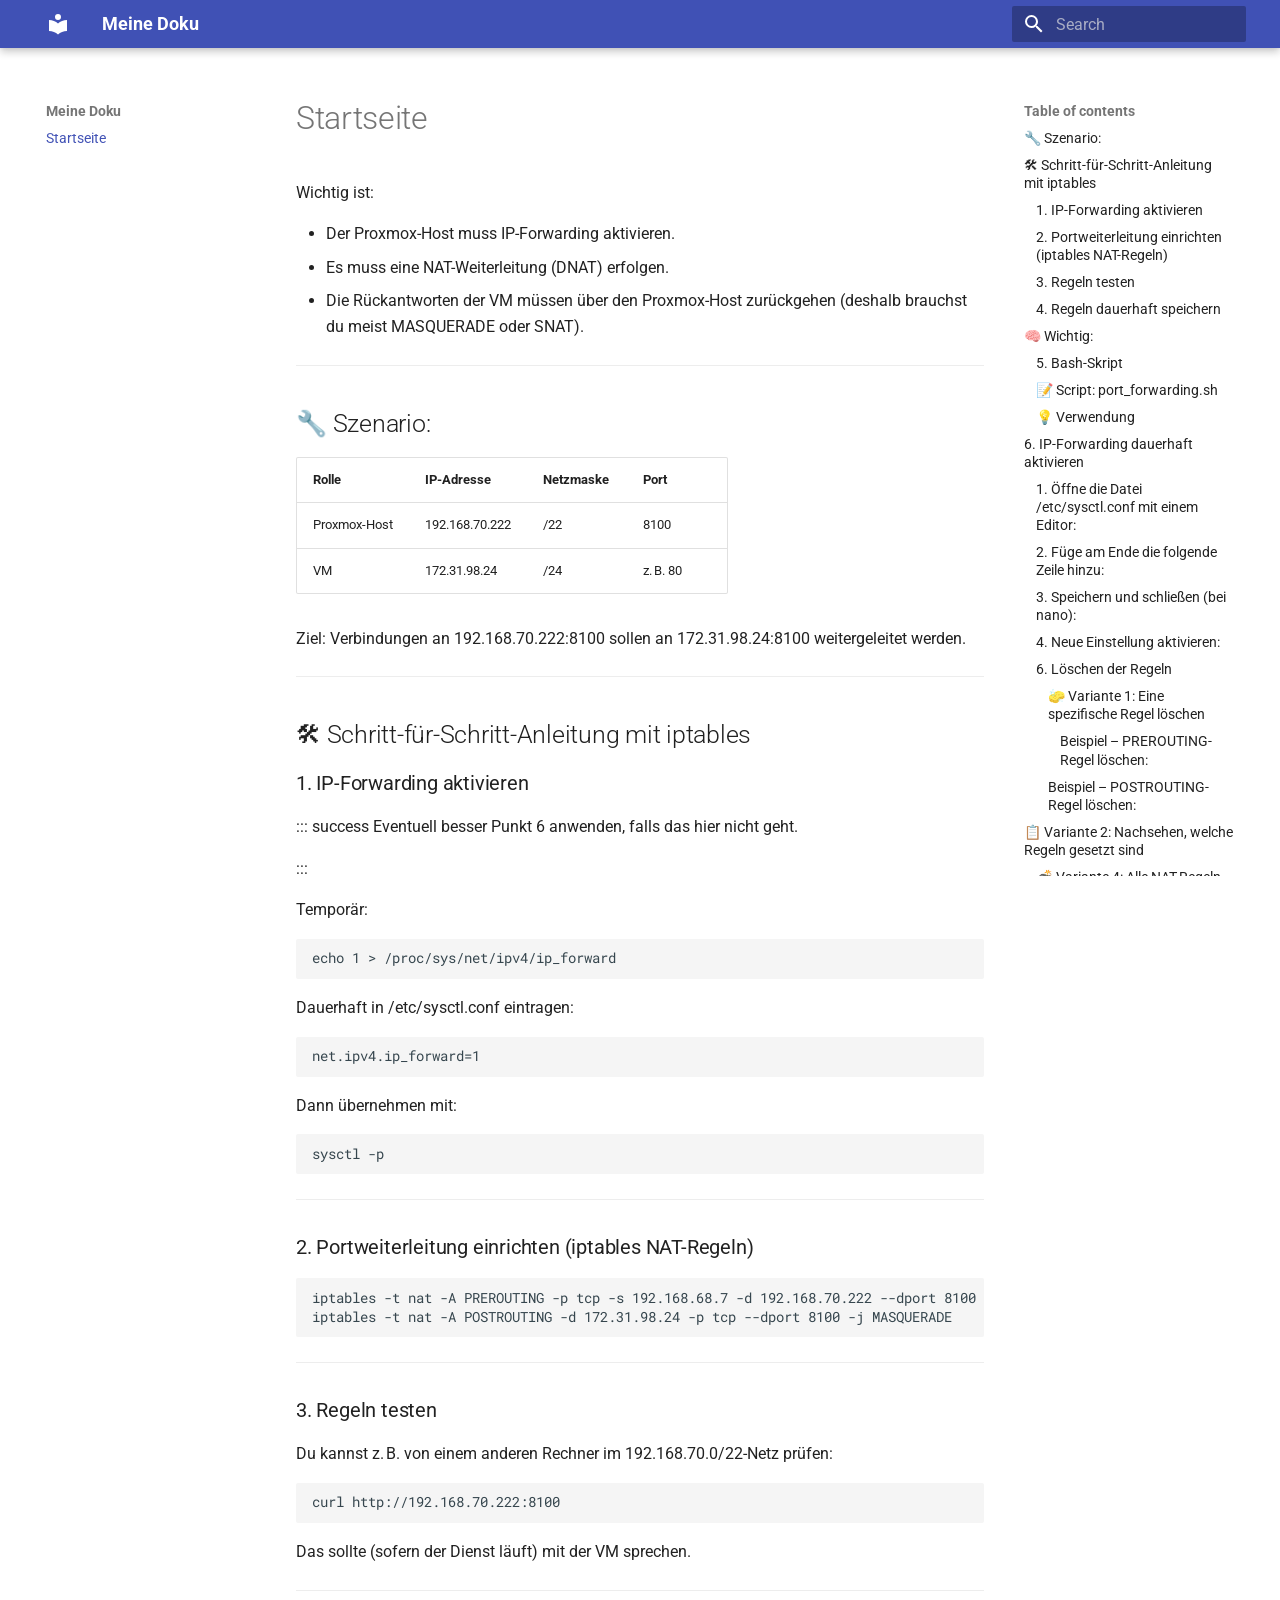
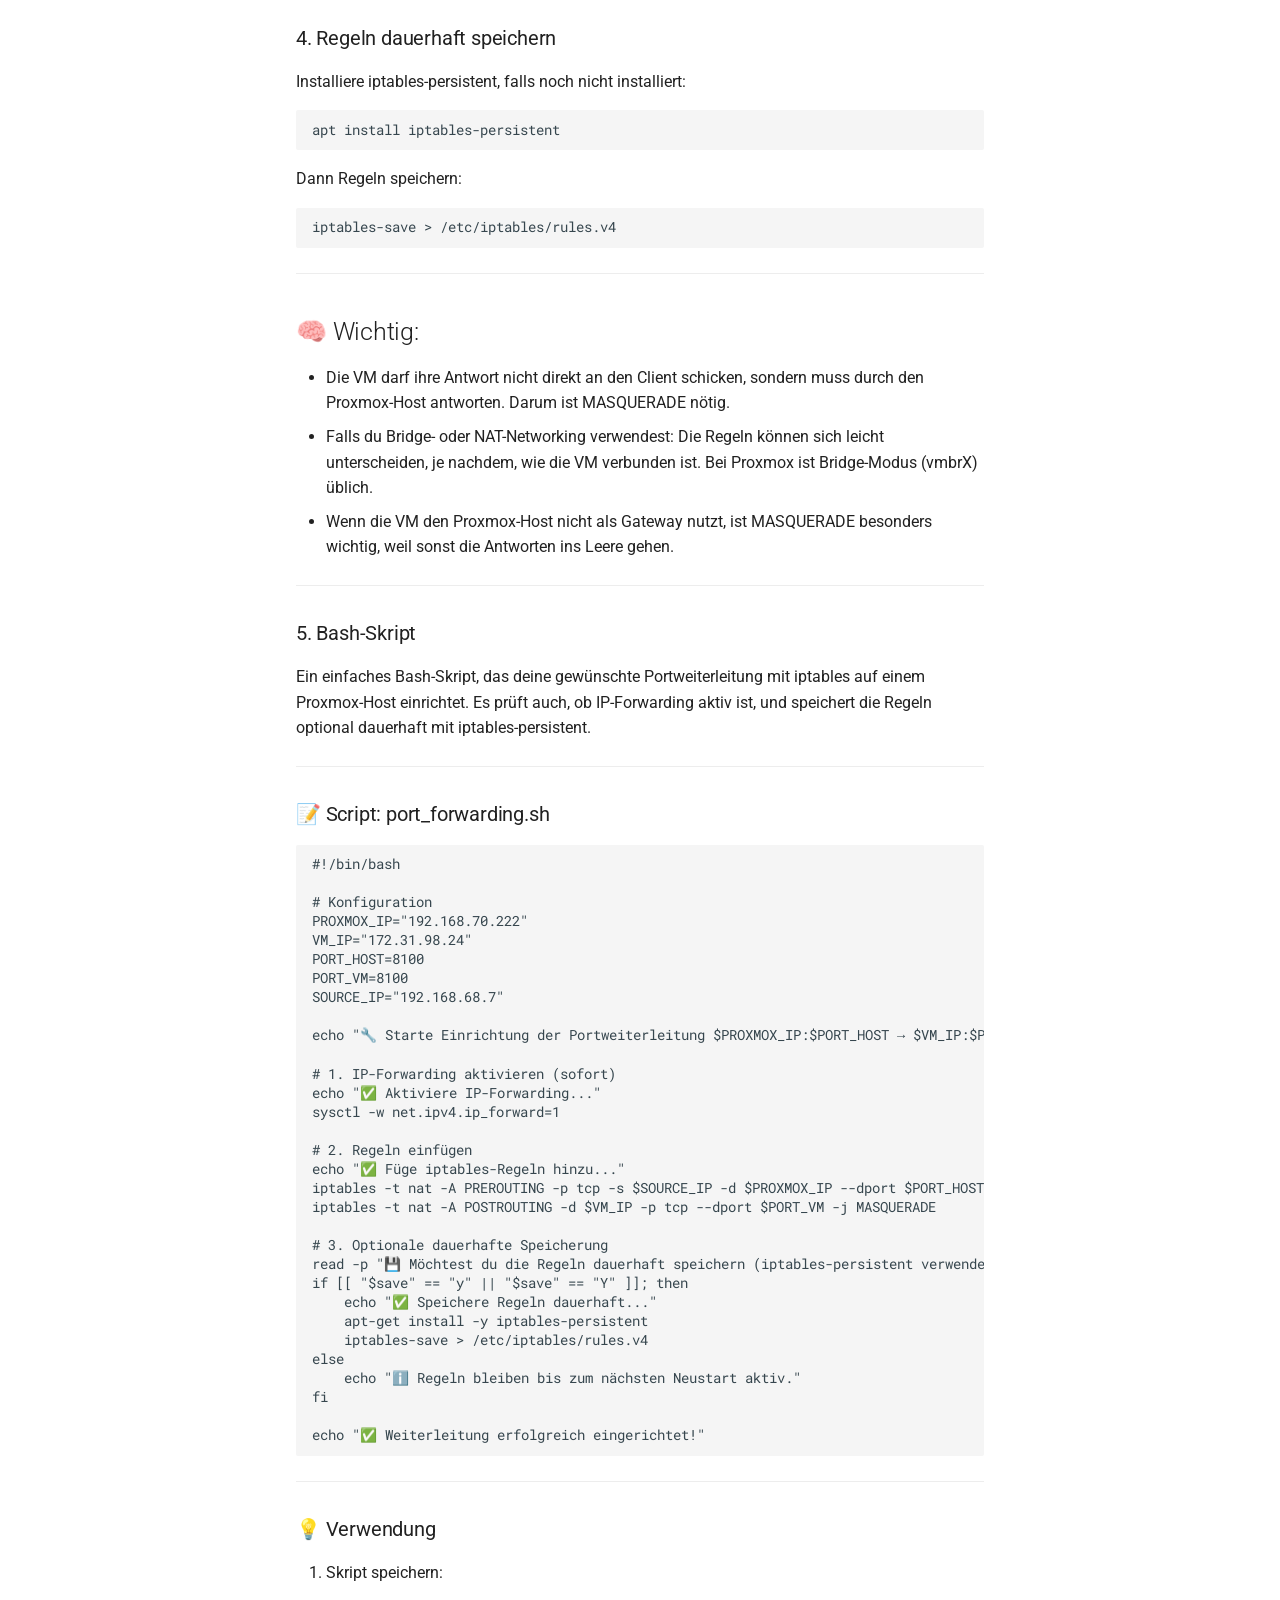
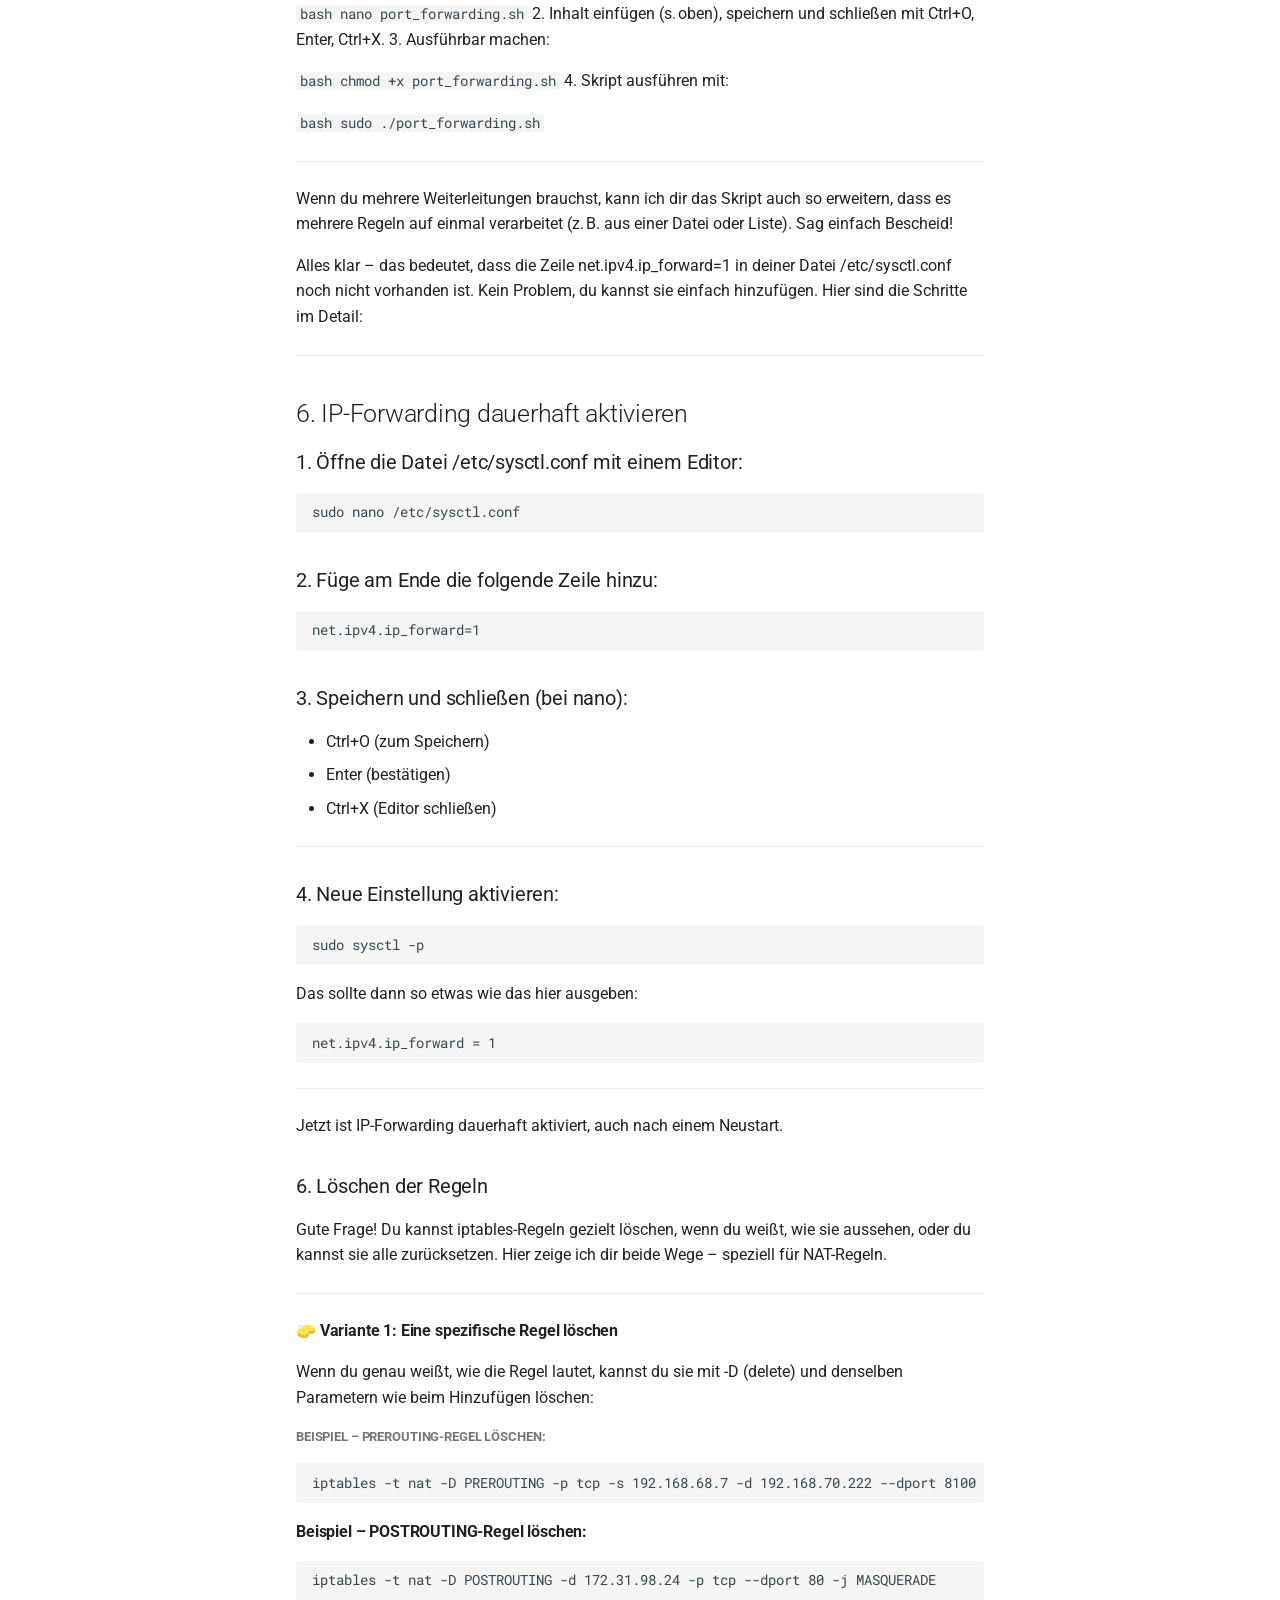
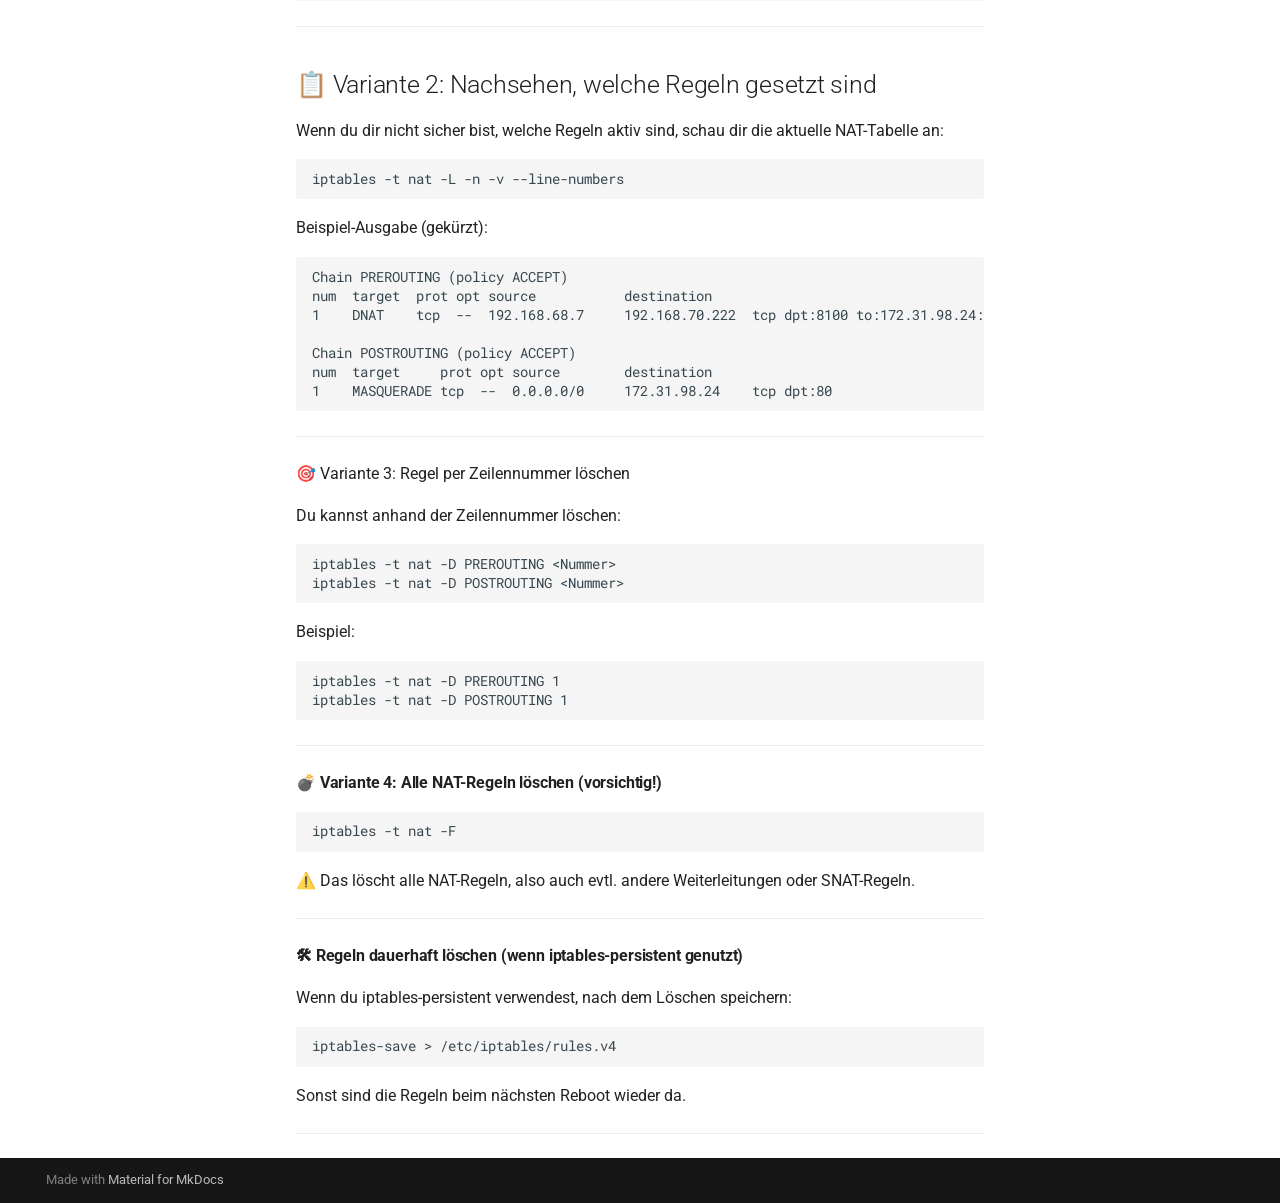
<file: index.html>
<!doctype html>
<html lang="en" class="no-js">
  <head>
    
      <meta charset="utf-8">
      <meta name="viewport" content="width=device-width,initial-scale=1">
      
      
      
      
      
      
        
      
      
      <link rel="icon" href="assets/images/favicon.png">
      <meta name="generator" content="mkdocs-1.6.1, mkdocs-material-9.7.6">
    
    
      
        <title>Meine Doku</title>
      
    
    
      <link rel="stylesheet" href="assets/stylesheets/main.484c7ddc.min.css">
      
      


    
    
      
    
    
      
        
        
        <link rel="preconnect" href="https://fonts.gstatic.com" crossorigin>
        <link rel="stylesheet" href="https://fonts.googleapis.com/css?family=Roboto:300,300i,400,400i,700,700i%7CRoboto+Mono:400,400i,700,700i&display=fallback">
        <style>:root{--md-text-font:"Roboto";--md-code-font:"Roboto Mono"}</style>
      
    
    
    <script>__md_scope=new URL(".",location),__md_hash=e=>[...e].reduce(((e,_)=>(e<<5)-e+_.charCodeAt(0)),0),__md_get=(e,_=localStorage,t=__md_scope)=>JSON.parse(_.getItem(t.pathname+"."+e)),__md_set=(e,_,t=localStorage,a=__md_scope)=>{try{t.setItem(a.pathname+"."+e,JSON.stringify(_))}catch(e){}}</script>
    
      

    
    
  </head>
  
  
    <body dir="ltr">
  
    
    <input class="md-toggle" data-md-toggle="drawer" type="checkbox" id="__drawer" autocomplete="off">
    <input class="md-toggle" data-md-toggle="search" type="checkbox" id="__search" autocomplete="off">
    <label class="md-overlay" for="__drawer"></label>
    <div data-md-component="skip">
      
        
        <a href="#szenario" class="md-skip">
          Skip to content
        </a>
      
    </div>
    <div data-md-component="announce">
      
    </div>
    
    
      

  

<header class="md-header md-header--shadow" data-md-component="header">
  <nav class="md-header__inner md-grid" aria-label="Header">
    <a href="." title="Meine Doku" class="md-header__button md-logo" aria-label="Meine Doku" data-md-component="logo">
      
  
  <svg xmlns="http://www.w3.org/2000/svg" viewBox="0 0 24 24"><path d="M12 8a3 3 0 0 0 3-3 3 3 0 0 0-3-3 3 3 0 0 0-3 3 3 3 0 0 0 3 3m0 3.54C9.64 9.35 6.5 8 3 8v11c3.5 0 6.64 1.35 9 3.54 2.36-2.19 5.5-3.54 9-3.54V8c-3.5 0-6.64 1.35-9 3.54"/></svg>

    </a>
    <label class="md-header__button md-icon" for="__drawer">
      
      <svg xmlns="http://www.w3.org/2000/svg" viewBox="0 0 24 24"><path d="M3 6h18v2H3zm0 5h18v2H3zm0 5h18v2H3z"/></svg>
    </label>
    <div class="md-header__title" data-md-component="header-title">
      <div class="md-header__ellipsis">
        <div class="md-header__topic">
          <span class="md-ellipsis">
            Meine Doku
          </span>
        </div>
        <div class="md-header__topic" data-md-component="header-topic">
          <span class="md-ellipsis">
            
              Startseite
            
          </span>
        </div>
      </div>
    </div>
    
    
      <script>var palette=__md_get("__palette");if(palette&&palette.color){if("(prefers-color-scheme)"===palette.color.media){var media=matchMedia("(prefers-color-scheme: light)"),input=document.querySelector(media.matches?"[data-md-color-media='(prefers-color-scheme: light)']":"[data-md-color-media='(prefers-color-scheme: dark)']");palette.color.media=input.getAttribute("data-md-color-media"),palette.color.scheme=input.getAttribute("data-md-color-scheme"),palette.color.primary=input.getAttribute("data-md-color-primary"),palette.color.accent=input.getAttribute("data-md-color-accent")}for(var[key,value]of Object.entries(palette.color))document.body.setAttribute("data-md-color-"+key,value)}</script>
    
    
    
      
      
        <label class="md-header__button md-icon" for="__search">
          
          <svg xmlns="http://www.w3.org/2000/svg" viewBox="0 0 24 24"><path d="M9.5 3A6.5 6.5 0 0 1 16 9.5c0 1.61-.59 3.09-1.56 4.23l.27.27h.79l5 5-1.5 1.5-5-5v-.79l-.27-.27A6.52 6.52 0 0 1 9.5 16 6.5 6.5 0 0 1 3 9.5 6.5 6.5 0 0 1 9.5 3m0 2C7 5 5 7 5 9.5S7 14 9.5 14 14 12 14 9.5 12 5 9.5 5"/></svg>
        </label>
        <div class="md-search" data-md-component="search" role="dialog">
  <label class="md-search__overlay" for="__search"></label>
  <div class="md-search__inner" role="search">
    <form class="md-search__form" name="search">
      <input type="text" class="md-search__input" name="query" aria-label="Search" placeholder="Search" autocapitalize="off" autocorrect="off" autocomplete="off" spellcheck="false" data-md-component="search-query" required>
      <label class="md-search__icon md-icon" for="__search">
        
        <svg xmlns="http://www.w3.org/2000/svg" viewBox="0 0 24 24"><path d="M9.5 3A6.5 6.5 0 0 1 16 9.5c0 1.61-.59 3.09-1.56 4.23l.27.27h.79l5 5-1.5 1.5-5-5v-.79l-.27-.27A6.52 6.52 0 0 1 9.5 16 6.5 6.5 0 0 1 3 9.5 6.5 6.5 0 0 1 9.5 3m0 2C7 5 5 7 5 9.5S7 14 9.5 14 14 12 14 9.5 12 5 9.5 5"/></svg>
        
        <svg xmlns="http://www.w3.org/2000/svg" viewBox="0 0 24 24"><path d="M20 11v2H8l5.5 5.5-1.42 1.42L4.16 12l7.92-7.92L13.5 5.5 8 11z"/></svg>
      </label>
      <nav class="md-search__options" aria-label="Search">
        
        <button type="reset" class="md-search__icon md-icon" title="Clear" aria-label="Clear" tabindex="-1">
          
          <svg xmlns="http://www.w3.org/2000/svg" viewBox="0 0 24 24"><path d="M19 6.41 17.59 5 12 10.59 6.41 5 5 6.41 10.59 12 5 17.59 6.41 19 12 13.41 17.59 19 19 17.59 13.41 12z"/></svg>
        </button>
      </nav>
      
    </form>
    <div class="md-search__output">
      <div class="md-search__scrollwrap" tabindex="0" data-md-scrollfix>
        <div class="md-search-result" data-md-component="search-result">
          <div class="md-search-result__meta">
            Initializing search
          </div>
          <ol class="md-search-result__list" role="presentation"></ol>
        </div>
      </div>
    </div>
  </div>
</div>
      
    
    
  </nav>
  
</header>
    
    <div class="md-container" data-md-component="container">
      
      
        
          
        
      
      <main class="md-main" data-md-component="main">
        <div class="md-main__inner md-grid">
          
            
              
              <div class="md-sidebar md-sidebar--primary" data-md-component="sidebar" data-md-type="navigation" >
                <div class="md-sidebar__scrollwrap">
                  <div class="md-sidebar__inner">
                    



<nav class="md-nav md-nav--primary" aria-label="Navigation" data-md-level="0">
  <label class="md-nav__title" for="__drawer">
    <a href="." title="Meine Doku" class="md-nav__button md-logo" aria-label="Meine Doku" data-md-component="logo">
      
  
  <svg xmlns="http://www.w3.org/2000/svg" viewBox="0 0 24 24"><path d="M12 8a3 3 0 0 0 3-3 3 3 0 0 0-3-3 3 3 0 0 0-3 3 3 3 0 0 0 3 3m0 3.54C9.64 9.35 6.5 8 3 8v11c3.5 0 6.64 1.35 9 3.54 2.36-2.19 5.5-3.54 9-3.54V8c-3.5 0-6.64 1.35-9 3.54"/></svg>

    </a>
    Meine Doku
  </label>
  
  <ul class="md-nav__list" data-md-scrollfix>
    
      
      
  
  
    
  
  
  
    <li class="md-nav__item md-nav__item--active">
      
      <input class="md-nav__toggle md-toggle" type="checkbox" id="__toc">
      
      
      
        <label class="md-nav__link md-nav__link--active" for="__toc">
          
  
  
  <span class="md-ellipsis">
    
  
    Startseite
  

    
  </span>
  
  

          <span class="md-nav__icon md-icon"></span>
        </label>
      
      <a href="." class="md-nav__link md-nav__link--active">
        
  
  
  <span class="md-ellipsis">
    
  
    Startseite
  

    
  </span>
  
  

      </a>
      
        

<nav class="md-nav md-nav--secondary" aria-label="Table of contents">
  
  
  
  
    <label class="md-nav__title" for="__toc">
      <span class="md-nav__icon md-icon"></span>
      Table of contents
    </label>
    <ul class="md-nav__list" data-md-component="toc" data-md-scrollfix>
      
        <li class="md-nav__item">
  <a href="#szenario" class="md-nav__link">
    <span class="md-ellipsis">
      
        🔧 Szenario:
      
    </span>
  </a>
  
</li>
      
        <li class="md-nav__item">
  <a href="#schritt-fur-schritt-anleitung-mit-iptables" class="md-nav__link">
    <span class="md-ellipsis">
      
        🛠 Schritt-für-Schritt-Anleitung mit iptables
      
    </span>
  </a>
  
    <nav class="md-nav" aria-label="🛠 Schritt-für-Schritt-Anleitung mit iptables">
      <ul class="md-nav__list">
        
          <li class="md-nav__item">
  <a href="#1-ip-forwarding-aktivieren" class="md-nav__link">
    <span class="md-ellipsis">
      
        1. IP-Forwarding aktivieren
      
    </span>
  </a>
  
</li>
        
          <li class="md-nav__item">
  <a href="#2-portweiterleitung-einrichten-iptables-nat-regeln" class="md-nav__link">
    <span class="md-ellipsis">
      
        2. Portweiterleitung einrichten (iptables NAT-Regeln)
      
    </span>
  </a>
  
</li>
        
          <li class="md-nav__item">
  <a href="#3-regeln-testen" class="md-nav__link">
    <span class="md-ellipsis">
      
        3. Regeln testen
      
    </span>
  </a>
  
</li>
        
          <li class="md-nav__item">
  <a href="#4-regeln-dauerhaft-speichern" class="md-nav__link">
    <span class="md-ellipsis">
      
        4. Regeln dauerhaft speichern
      
    </span>
  </a>
  
</li>
        
      </ul>
    </nav>
  
</li>
      
        <li class="md-nav__item">
  <a href="#wichtig" class="md-nav__link">
    <span class="md-ellipsis">
      
        🧠 Wichtig:
      
    </span>
  </a>
  
    <nav class="md-nav" aria-label="🧠 Wichtig:">
      <ul class="md-nav__list">
        
          <li class="md-nav__item">
  <a href="#5-bash-skript" class="md-nav__link">
    <span class="md-ellipsis">
      
        5. Bash-Skript
      
    </span>
  </a>
  
</li>
        
          <li class="md-nav__item">
  <a href="#script-port_forwardingsh" class="md-nav__link">
    <span class="md-ellipsis">
      
        📝 Script: port_forwarding.sh
      
    </span>
  </a>
  
</li>
        
          <li class="md-nav__item">
  <a href="#verwendung" class="md-nav__link">
    <span class="md-ellipsis">
      
        💡 Verwendung
      
    </span>
  </a>
  
</li>
        
      </ul>
    </nav>
  
</li>
      
        <li class="md-nav__item">
  <a href="#6-ip-forwarding-dauerhaft-aktivieren" class="md-nav__link">
    <span class="md-ellipsis">
      
        6. IP-Forwarding dauerhaft aktivieren
      
    </span>
  </a>
  
    <nav class="md-nav" aria-label="6. IP-Forwarding dauerhaft aktivieren">
      <ul class="md-nav__list">
        
          <li class="md-nav__item">
  <a href="#1-offne-die-datei-etcsysctlconf-mit-einem-editor" class="md-nav__link">
    <span class="md-ellipsis">
      
        1. Öffne die Datei /etc/sysctl.conf mit einem Editor:
      
    </span>
  </a>
  
</li>
        
          <li class="md-nav__item">
  <a href="#2-fuge-am-ende-die-folgende-zeile-hinzu" class="md-nav__link">
    <span class="md-ellipsis">
      
        2. Füge am Ende die folgende Zeile hinzu:
      
    </span>
  </a>
  
</li>
        
          <li class="md-nav__item">
  <a href="#3-speichern-und-schlieen-bei-nano" class="md-nav__link">
    <span class="md-ellipsis">
      
        3. Speichern und schließen (bei nano):
      
    </span>
  </a>
  
</li>
        
          <li class="md-nav__item">
  <a href="#4-neue-einstellung-aktivieren" class="md-nav__link">
    <span class="md-ellipsis">
      
        4. Neue Einstellung aktivieren:
      
    </span>
  </a>
  
</li>
        
          <li class="md-nav__item">
  <a href="#6-loschen-der-regeln" class="md-nav__link">
    <span class="md-ellipsis">
      
        6. Löschen der Regeln
      
    </span>
  </a>
  
    <nav class="md-nav" aria-label="6. Löschen der Regeln">
      <ul class="md-nav__list">
        
          <li class="md-nav__item">
  <a href="#variante-1-eine-spezifische-regel-loschen" class="md-nav__link">
    <span class="md-ellipsis">
      
        🧽 Variante 1: Eine spezifische Regel löschen
      
    </span>
  </a>
  
    <nav class="md-nav" aria-label="🧽 Variante 1: Eine spezifische Regel löschen">
      <ul class="md-nav__list">
        
          <li class="md-nav__item">
  <a href="#beispiel-prerouting-regel-loschen" class="md-nav__link">
    <span class="md-ellipsis">
      
        Beispiel – PREROUTING-Regel löschen:
      
    </span>
  </a>
  
</li>
        
      </ul>
    </nav>
  
</li>
        
          <li class="md-nav__item">
  <a href="#beispiel-postrouting-regel-loschen" class="md-nav__link">
    <span class="md-ellipsis">
      
        Beispiel – POSTROUTING-Regel löschen:
      
    </span>
  </a>
  
</li>
        
      </ul>
    </nav>
  
</li>
        
      </ul>
    </nav>
  
</li>
      
        <li class="md-nav__item">
  <a href="#variante-2-nachsehen-welche-regeln-gesetzt-sind" class="md-nav__link">
    <span class="md-ellipsis">
      
        📋 Variante 2: Nachsehen, welche Regeln gesetzt sind
      
    </span>
  </a>
  
    <nav class="md-nav" aria-label="📋 Variante 2: Nachsehen, welche Regeln gesetzt sind">
      <ul class="md-nav__list">
        
          <li class="md-nav__item">
  <a href="#variante-4-alle-nat-regeln-loschen-vorsichtig" class="md-nav__link">
    <span class="md-ellipsis">
      
        💣 Variante 4: Alle NAT-Regeln löschen (vorsichtig!)
      
    </span>
  </a>
  
</li>
        
          <li class="md-nav__item">
  <a href="#regeln-dauerhaft-loschen-wenn-iptables-persistent-genutzt" class="md-nav__link">
    <span class="md-ellipsis">
      
        🛠 Regeln dauerhaft löschen (wenn iptables-persistent genutzt)
      
    </span>
  </a>
  
</li>
        
      </ul>
    </nav>
  
</li>
      
    </ul>
  
</nav>
      
    </li>
  

    
  </ul>
</nav>
                  </div>
                </div>
              </div>
            
            
              
              <div class="md-sidebar md-sidebar--secondary" data-md-component="sidebar" data-md-type="toc" >
                <div class="md-sidebar__scrollwrap">
                  <div class="md-sidebar__inner">
                    

<nav class="md-nav md-nav--secondary" aria-label="Table of contents">
  
  
  
  
    <label class="md-nav__title" for="__toc">
      <span class="md-nav__icon md-icon"></span>
      Table of contents
    </label>
    <ul class="md-nav__list" data-md-component="toc" data-md-scrollfix>
      
        <li class="md-nav__item">
  <a href="#szenario" class="md-nav__link">
    <span class="md-ellipsis">
      
        🔧 Szenario:
      
    </span>
  </a>
  
</li>
      
        <li class="md-nav__item">
  <a href="#schritt-fur-schritt-anleitung-mit-iptables" class="md-nav__link">
    <span class="md-ellipsis">
      
        🛠 Schritt-für-Schritt-Anleitung mit iptables
      
    </span>
  </a>
  
    <nav class="md-nav" aria-label="🛠 Schritt-für-Schritt-Anleitung mit iptables">
      <ul class="md-nav__list">
        
          <li class="md-nav__item">
  <a href="#1-ip-forwarding-aktivieren" class="md-nav__link">
    <span class="md-ellipsis">
      
        1. IP-Forwarding aktivieren
      
    </span>
  </a>
  
</li>
        
          <li class="md-nav__item">
  <a href="#2-portweiterleitung-einrichten-iptables-nat-regeln" class="md-nav__link">
    <span class="md-ellipsis">
      
        2. Portweiterleitung einrichten (iptables NAT-Regeln)
      
    </span>
  </a>
  
</li>
        
          <li class="md-nav__item">
  <a href="#3-regeln-testen" class="md-nav__link">
    <span class="md-ellipsis">
      
        3. Regeln testen
      
    </span>
  </a>
  
</li>
        
          <li class="md-nav__item">
  <a href="#4-regeln-dauerhaft-speichern" class="md-nav__link">
    <span class="md-ellipsis">
      
        4. Regeln dauerhaft speichern
      
    </span>
  </a>
  
</li>
        
      </ul>
    </nav>
  
</li>
      
        <li class="md-nav__item">
  <a href="#wichtig" class="md-nav__link">
    <span class="md-ellipsis">
      
        🧠 Wichtig:
      
    </span>
  </a>
  
    <nav class="md-nav" aria-label="🧠 Wichtig:">
      <ul class="md-nav__list">
        
          <li class="md-nav__item">
  <a href="#5-bash-skript" class="md-nav__link">
    <span class="md-ellipsis">
      
        5. Bash-Skript
      
    </span>
  </a>
  
</li>
        
          <li class="md-nav__item">
  <a href="#script-port_forwardingsh" class="md-nav__link">
    <span class="md-ellipsis">
      
        📝 Script: port_forwarding.sh
      
    </span>
  </a>
  
</li>
        
          <li class="md-nav__item">
  <a href="#verwendung" class="md-nav__link">
    <span class="md-ellipsis">
      
        💡 Verwendung
      
    </span>
  </a>
  
</li>
        
      </ul>
    </nav>
  
</li>
      
        <li class="md-nav__item">
  <a href="#6-ip-forwarding-dauerhaft-aktivieren" class="md-nav__link">
    <span class="md-ellipsis">
      
        6. IP-Forwarding dauerhaft aktivieren
      
    </span>
  </a>
  
    <nav class="md-nav" aria-label="6. IP-Forwarding dauerhaft aktivieren">
      <ul class="md-nav__list">
        
          <li class="md-nav__item">
  <a href="#1-offne-die-datei-etcsysctlconf-mit-einem-editor" class="md-nav__link">
    <span class="md-ellipsis">
      
        1. Öffne die Datei /etc/sysctl.conf mit einem Editor:
      
    </span>
  </a>
  
</li>
        
          <li class="md-nav__item">
  <a href="#2-fuge-am-ende-die-folgende-zeile-hinzu" class="md-nav__link">
    <span class="md-ellipsis">
      
        2. Füge am Ende die folgende Zeile hinzu:
      
    </span>
  </a>
  
</li>
        
          <li class="md-nav__item">
  <a href="#3-speichern-und-schlieen-bei-nano" class="md-nav__link">
    <span class="md-ellipsis">
      
        3. Speichern und schließen (bei nano):
      
    </span>
  </a>
  
</li>
        
          <li class="md-nav__item">
  <a href="#4-neue-einstellung-aktivieren" class="md-nav__link">
    <span class="md-ellipsis">
      
        4. Neue Einstellung aktivieren:
      
    </span>
  </a>
  
</li>
        
          <li class="md-nav__item">
  <a href="#6-loschen-der-regeln" class="md-nav__link">
    <span class="md-ellipsis">
      
        6. Löschen der Regeln
      
    </span>
  </a>
  
    <nav class="md-nav" aria-label="6. Löschen der Regeln">
      <ul class="md-nav__list">
        
          <li class="md-nav__item">
  <a href="#variante-1-eine-spezifische-regel-loschen" class="md-nav__link">
    <span class="md-ellipsis">
      
        🧽 Variante 1: Eine spezifische Regel löschen
      
    </span>
  </a>
  
    <nav class="md-nav" aria-label="🧽 Variante 1: Eine spezifische Regel löschen">
      <ul class="md-nav__list">
        
          <li class="md-nav__item">
  <a href="#beispiel-prerouting-regel-loschen" class="md-nav__link">
    <span class="md-ellipsis">
      
        Beispiel – PREROUTING-Regel löschen:
      
    </span>
  </a>
  
</li>
        
      </ul>
    </nav>
  
</li>
        
          <li class="md-nav__item">
  <a href="#beispiel-postrouting-regel-loschen" class="md-nav__link">
    <span class="md-ellipsis">
      
        Beispiel – POSTROUTING-Regel löschen:
      
    </span>
  </a>
  
</li>
        
      </ul>
    </nav>
  
</li>
        
      </ul>
    </nav>
  
</li>
      
        <li class="md-nav__item">
  <a href="#variante-2-nachsehen-welche-regeln-gesetzt-sind" class="md-nav__link">
    <span class="md-ellipsis">
      
        📋 Variante 2: Nachsehen, welche Regeln gesetzt sind
      
    </span>
  </a>
  
    <nav class="md-nav" aria-label="📋 Variante 2: Nachsehen, welche Regeln gesetzt sind">
      <ul class="md-nav__list">
        
          <li class="md-nav__item">
  <a href="#variante-4-alle-nat-regeln-loschen-vorsichtig" class="md-nav__link">
    <span class="md-ellipsis">
      
        💣 Variante 4: Alle NAT-Regeln löschen (vorsichtig!)
      
    </span>
  </a>
  
</li>
        
          <li class="md-nav__item">
  <a href="#regeln-dauerhaft-loschen-wenn-iptables-persistent-genutzt" class="md-nav__link">
    <span class="md-ellipsis">
      
        🛠 Regeln dauerhaft löschen (wenn iptables-persistent genutzt)
      
    </span>
  </a>
  
</li>
        
      </ul>
    </nav>
  
</li>
      
    </ul>
  
</nav>
                  </div>
                </div>
              </div>
            
          
          
            <div class="md-content" data-md-component="content">
              
              <article class="md-content__inner md-typeset">
                
                  



  <h1>Startseite</h1>

<p>Wichtig ist:</p>
<ul>
<li>Der Proxmox-Host muss IP-Forwarding aktivieren.</li>
<li>Es muss eine NAT-Weiterleitung (DNAT) erfolgen.</li>
<li>Die Rückantworten der VM müssen über den Proxmox-Host zurückgehen (deshalb brauchst du meist MASQUERADE oder SNAT).</li>
</ul>
<hr />
<h2 id="szenario">🔧 Szenario:</h2>
<table>
<thead>
<tr>
<th>Rolle</th>
<th>IP-Adresse</th>
<th>Netzmaske</th>
<th>Port</th>
</tr>
</thead>
<tbody>
<tr>
<td>Proxmox-Host</td>
<td>192.168.70.222</td>
<td>/22</td>
<td>8100</td>
</tr>
<tr>
<td>VM</td>
<td>172.31.98.24</td>
<td>/24</td>
<td>z. B. 80</td>
</tr>
</tbody>
</table>
<p>Ziel: Verbindungen an 192.168.70.222:8100 sollen an 172.31.98.24:8100 weitergeleitet werden.</p>
<hr />
<h2 id="schritt-fur-schritt-anleitung-mit-iptables">🛠 Schritt-für-Schritt-Anleitung mit iptables</h2>
<h3 id="1-ip-forwarding-aktivieren">1. IP-Forwarding aktivieren</h3>
<p>::: success
Eventuell besser Punkt 6 anwenden, falls das hier nicht geht.</p>
<p>:::</p>
<p>Temporär:</p>
<pre><code class="language-bash">echo 1 &gt; /proc/sys/net/ipv4/ip_forward
</code></pre>
<p>Dauerhaft in /etc/sysctl.conf eintragen:</p>
<pre><code class="language-conf">net.ipv4.ip_forward=1
</code></pre>
<p>Dann übernehmen mit:</p>
<pre><code class="language-bash">sysctl -p
</code></pre>
<hr />
<h3 id="2-portweiterleitung-einrichten-iptables-nat-regeln">2. Portweiterleitung einrichten (iptables NAT-Regeln)</h3>
<pre><code class="language-bash">iptables -t nat -A PREROUTING -p tcp -s 192.168.68.7 -d 192.168.70.222 --dport 8100 -j DNAT --to-destination 172.31.98.24:8100
iptables -t nat -A POSTROUTING -d 172.31.98.24 -p tcp --dport 8100 -j MASQUERADE
</code></pre>
<hr />
<h3 id="3-regeln-testen">3. Regeln testen</h3>
<p>Du kannst z. B. von einem anderen Rechner im 192.168.70.0/22-Netz prüfen:</p>
<pre><code class="language-bash">curl http://192.168.70.222:8100
</code></pre>
<p>Das sollte (sofern der Dienst läuft) mit der VM sprechen.</p>
<hr />
<h3 id="4-regeln-dauerhaft-speichern">4. Regeln dauerhaft speichern</h3>
<p>Installiere iptables-persistent, falls noch nicht installiert:</p>
<pre><code class="language-bash">apt install iptables-persistent
</code></pre>
<p>Dann Regeln speichern:</p>
<pre><code class="language-bash">iptables-save &gt; /etc/iptables/rules.v4
</code></pre>
<hr />
<h2 id="wichtig">🧠 Wichtig:</h2>
<ul>
<li>Die VM darf ihre Antwort nicht direkt an den Client schicken, sondern muss durch den Proxmox-Host antworten. Darum ist MASQUERADE nötig.</li>
<li>Falls du Bridge- oder NAT-Networking verwendest: Die Regeln können sich leicht unterscheiden, je nachdem, wie die VM verbunden ist. Bei Proxmox ist Bridge-Modus (vmbrX) üblich.</li>
<li>Wenn die VM den Proxmox-Host nicht als Gateway nutzt, ist MASQUERADE besonders wichtig, weil sonst die Antworten ins Leere gehen.</li>
</ul>
<hr />
<h3 id="5-bash-skript">5. Bash-Skript</h3>
<p>Ein einfaches Bash-Skript, das deine gewünschte Portweiterleitung mit iptables auf einem Proxmox-Host einrichtet. Es prüft auch, ob IP-Forwarding aktiv ist, und speichert die Regeln optional dauerhaft mit iptables-persistent.</p>
<hr />
<h3 id="script-port_forwardingsh">📝 Script: port_forwarding.sh</h3>
<pre><code class="language-bash">#!/bin/bash

# Konfiguration
PROXMOX_IP=&quot;192.168.70.222&quot;
VM_IP=&quot;172.31.98.24&quot;
PORT_HOST=8100
PORT_VM=8100
SOURCE_IP=&quot;192.168.68.7&quot; 

echo &quot;🔧 Starte Einrichtung der Portweiterleitung $PROXMOX_IP:$PORT_HOST → $VM_IP:$PORT_VM&quot;

# 1. IP-Forwarding aktivieren (sofort)
echo &quot;✅ Aktiviere IP-Forwarding...&quot;
sysctl -w net.ipv4.ip_forward=1

# 2. Regeln einfügen
echo &quot;✅ Füge iptables-Regeln hinzu...&quot;
iptables -t nat -A PREROUTING -p tcp -s $SOURCE_IP -d $PROXMOX_IP --dport $PORT_HOST -j DNAT --to-destination $VM_IP:$PORT_VM
iptables -t nat -A POSTROUTING -d $VM_IP -p tcp --dport $PORT_VM -j MASQUERADE

# 3. Optionale dauerhafte Speicherung
read -p &quot;💾 Möchtest du die Regeln dauerhaft speichern (iptables-persistent verwenden)? [y/N] &quot; save
if [[ &quot;$save&quot; == &quot;y&quot; || &quot;$save&quot; == &quot;Y&quot; ]]; then
    echo &quot;✅ Speichere Regeln dauerhaft...&quot;
    apt-get install -y iptables-persistent
    iptables-save &gt; /etc/iptables/rules.v4
else
    echo &quot;ℹ️ Regeln bleiben bis zum nächsten Neustart aktiv.&quot;
fi

echo &quot;✅ Weiterleitung erfolgreich eingerichtet!&quot;
</code></pre>
<hr />
<h3 id="verwendung">💡 Verwendung</h3>
<ol>
<li>Skript speichern:</li>
</ol>
<p><code>bash
   nano port_forwarding.sh</code>
2. Inhalt einfügen (s. oben), speichern und schließen mit Ctrl+O, Enter, Ctrl+X.
3. Ausführbar machen:</p>
<p><code>bash
   chmod +x port_forwarding.sh</code>
4. Skript ausführen mit:</p>
<p><code>bash
   sudo ./port_forwarding.sh</code></p>
<hr />
<p>Wenn du mehrere Weiterleitungen brauchst, kann ich dir das Skript auch so erweitern, dass es mehrere Regeln auf einmal verarbeitet (z. B. aus einer Datei oder Liste). Sag einfach Bescheid!</p>
<p>Alles klar – das bedeutet, dass die Zeile net.ipv4.ip_forward=1 in deiner Datei /etc/sysctl.conf noch nicht vorhanden ist. Kein Problem, du kannst sie einfach hinzufügen. Hier sind die Schritte im Detail:</p>
<hr />
<h2 id="6-ip-forwarding-dauerhaft-aktivieren">6. IP-Forwarding dauerhaft aktivieren</h2>
<h3 id="1-offne-die-datei-etcsysctlconf-mit-einem-editor">1. Öffne die Datei /etc/sysctl.conf mit einem Editor:</h3>
<pre><code class="language-bash">sudo nano /etc/sysctl.conf
</code></pre>
<h3 id="2-fuge-am-ende-die-folgende-zeile-hinzu">2. Füge am Ende die folgende Zeile hinzu:</h3>
<pre><code class="language-conf">net.ipv4.ip_forward=1
</code></pre>
<h3 id="3-speichern-und-schlieen-bei-nano">3. Speichern und schließen (bei nano):</h3>
<ul>
<li>Ctrl+O (zum Speichern)</li>
<li>Enter (bestätigen)</li>
<li>Ctrl+X (Editor schließen)</li>
</ul>
<hr />
<h3 id="4-neue-einstellung-aktivieren">4. Neue Einstellung aktivieren:</h3>
<pre><code class="language-bash">sudo sysctl -p
</code></pre>
<p>Das sollte dann so etwas wie das hier ausgeben:</p>
<pre><code>net.ipv4.ip_forward = 1
</code></pre>
<hr />
<p>Jetzt ist IP-Forwarding dauerhaft aktiviert, auch nach einem Neustart.</p>
<h3 id="6-loschen-der-regeln">6.  Löschen der Regeln</h3>
<p>Gute Frage! Du kannst iptables-Regeln gezielt löschen, wenn du weißt, wie sie aussehen, oder du kannst sie alle zurücksetzen. Hier zeige ich dir beide Wege – speziell für NAT-Regeln.</p>
<hr />
<h4 id="variante-1-eine-spezifische-regel-loschen">🧽 Variante 1: Eine spezifische Regel löschen</h4>
<p>Wenn du genau weißt, wie die Regel lautet, kannst du sie mit -D (delete) und denselben Parametern wie beim Hinzufügen löschen:</p>
<h5 id="beispiel-prerouting-regel-loschen">Beispiel – PREROUTING-Regel löschen:</h5>
<pre><code class="language-bash">iptables -t nat -D PREROUTING -p tcp -s 192.168.68.7 -d 192.168.70.222 --dport 8100 -j DNAT --to-destination 172.31.98.24:80
</code></pre>
<h4 id="beispiel-postrouting-regel-loschen">Beispiel – POSTROUTING-Regel löschen:</h4>
<pre><code class="language-bash">iptables -t nat -D POSTROUTING -d 172.31.98.24 -p tcp --dport 80 -j MASQUERADE
</code></pre>
<hr />
<h2 id="variante-2-nachsehen-welche-regeln-gesetzt-sind">📋 Variante 2: Nachsehen, welche Regeln gesetzt sind</h2>
<p>Wenn du dir nicht sicher bist, welche Regeln aktiv sind, schau dir die aktuelle NAT-Tabelle an:</p>
<pre><code class="language-bash">iptables -t nat -L -n -v --line-numbers
</code></pre>
<p>Beispiel-Ausgabe (gekürzt):</p>
<pre><code>Chain PREROUTING (policy ACCEPT)
num  target  prot opt source           destination
1    DNAT    tcp  --  192.168.68.7     192.168.70.222  tcp dpt:8100 to:172.31.98.24:80

Chain POSTROUTING (policy ACCEPT)
num  target     prot opt source        destination
1    MASQUERADE tcp  --  0.0.0.0/0     172.31.98.24    tcp dpt:80
</code></pre>
<hr />
<p>🎯 Variante 3: Regel per Zeilennummer löschen</p>
<p>Du kannst anhand der Zeilennummer löschen:</p>
<pre><code class="language-bash">iptables -t nat -D PREROUTING &lt;Nummer&gt;
iptables -t nat -D POSTROUTING &lt;Nummer&gt;
</code></pre>
<p>Beispiel:</p>
<pre><code class="language-bash">iptables -t nat -D PREROUTING 1
iptables -t nat -D POSTROUTING 1
</code></pre>
<hr />
<h4 id="variante-4-alle-nat-regeln-loschen-vorsichtig">💣 Variante 4: Alle NAT-Regeln löschen (vorsichtig!)</h4>
<pre><code class="language-bash">iptables -t nat -F
</code></pre>
<p>⚠️ Das löscht alle NAT-Regeln, also auch evtl. andere Weiterleitungen oder SNAT-Regeln.</p>
<hr />
<h4 id="regeln-dauerhaft-loschen-wenn-iptables-persistent-genutzt">🛠 Regeln dauerhaft löschen (wenn iptables-persistent genutzt)</h4>
<p>Wenn du iptables-persistent verwendest, nach dem Löschen speichern:</p>
<pre><code class="language-bash">iptables-save &gt; /etc/iptables/rules.v4
</code></pre>
<p>Sonst sind die Regeln beim nächsten Reboot wieder da.</p>
<hr />












                
              </article>
            </div>
          
          
<script>var target=document.getElementById(location.hash.slice(1));target&&target.name&&(target.checked=target.name.startsWith("__tabbed_"))</script>
        </div>
        
      </main>
      
        <footer class="md-footer">
  
  <div class="md-footer-meta md-typeset">
    <div class="md-footer-meta__inner md-grid">
      <div class="md-copyright">
  
  
    Made with
    <a href="https://squidfunk.github.io/mkdocs-material/" target="_blank" rel="noopener">
      Material for MkDocs
    </a>
  
</div>
      
    </div>
  </div>
</footer>
      
    </div>
    <div class="md-dialog" data-md-component="dialog">
      <div class="md-dialog__inner md-typeset"></div>
    </div>
    
    
    
      
      
      <script id="__config" type="application/json">{"annotate": null, "base": ".", "features": [], "search": "assets/javascripts/workers/search.2c215733.min.js", "tags": null, "translations": {"clipboard.copied": "Copied to clipboard", "clipboard.copy": "Copy to clipboard", "search.result.more.one": "1 more on this page", "search.result.more.other": "# more on this page", "search.result.none": "No matching documents", "search.result.one": "1 matching document", "search.result.other": "# matching documents", "search.result.placeholder": "Type to start searching", "search.result.term.missing": "Missing", "select.version": "Select version"}, "version": null}</script>
    
    
      <script src="assets/javascripts/bundle.79ae519e.min.js"></script>
      
    
  </body>
</html>
</file>
<file: assets/stylesheets/main.484c7ddc.min.css>
@charset "UTF-8";html{-webkit-text-size-adjust:none;-moz-text-size-adjust:none;text-size-adjust:none;box-sizing:border-box}*,:after,:before{box-sizing:inherit}@media (prefers-reduced-motion){*,:after,:before{transition:none!important}}body{margin:0}a,button,input,label{-webkit-tap-highlight-color:transparent}a{color:inherit;text-decoration:none}hr{border:0;box-sizing:initial;display:block;height:.05rem;overflow:visible;padding:0}small{font-size:80%}sub,sup{line-height:1em}img{border-style:none}table{border-collapse:initial;border-spacing:0}td,th{font-weight:400;vertical-align:top}button{background:#0000;border:0;font-family:inherit;font-size:inherit;margin:0;padding:0}input{border:0;outline:none}:root{--md-primary-fg-color:#4051b5;--md-primary-fg-color--light:#5d6cc0;--md-primary-fg-color--dark:#303fa1;--md-primary-bg-color:#fff;--md-primary-bg-color--light:#ffffffb3;--md-accent-fg-color:#526cfe;--md-accent-fg-color--transparent:#526cfe1a;--md-accent-bg-color:#fff;--md-accent-bg-color--light:#ffffffb3}[data-md-color-scheme=default]{color-scheme:light}[data-md-color-scheme=default] img[src$="#gh-dark-mode-only"],[data-md-color-scheme=default] img[src$="#only-dark"]{display:none}:root,[data-md-color-scheme=default]{--md-hue:225deg;--md-default-fg-color:#000000de;--md-default-fg-color--light:#0000008a;--md-default-fg-color--lighter:#00000052;--md-default-fg-color--lightest:#00000012;--md-default-bg-color:#fff;--md-default-bg-color--light:#ffffffb3;--md-default-bg-color--lighter:#ffffff4d;--md-default-bg-color--lightest:#ffffff1f;--md-code-fg-color:#36464e;--md-code-bg-color:#f5f5f5;--md-code-bg-color--light:#f5f5f5b3;--md-code-bg-color--lighter:#f5f5f54d;--md-code-hl-color:#4287ff;--md-code-hl-color--light:#4287ff1a;--md-code-hl-number-color:#d52a2a;--md-code-hl-special-color:#db1457;--md-code-hl-function-color:#a846b9;--md-code-hl-constant-color:#6e59d9;--md-code-hl-keyword-color:#3f6ec6;--md-code-hl-string-color:#1c7d4d;--md-code-hl-name-color:var(--md-code-fg-color);--md-code-hl-operator-color:var(--md-default-fg-color--light);--md-code-hl-punctuation-color:var(--md-default-fg-color--light);--md-code-hl-comment-color:var(--md-default-fg-color--light);--md-code-hl-generic-color:var(--md-default-fg-color--light);--md-code-hl-variable-color:var(--md-default-fg-color--light);--md-typeset-color:var(--md-default-fg-color);--md-typeset-a-color:var(--md-primary-fg-color);--md-typeset-del-color:#f5503d26;--md-typeset-ins-color:#0bd57026;--md-typeset-kbd-color:#fafafa;--md-typeset-kbd-accent-color:#fff;--md-typeset-kbd-border-color:#b8b8b8;--md-typeset-mark-color:#ffff0080;--md-typeset-table-color:#0000001f;--md-typeset-table-color--light:rgba(0,0,0,.035);--md-admonition-fg-color:var(--md-default-fg-color);--md-admonition-bg-color:var(--md-default-bg-color);--md-warning-fg-color:#000000de;--md-warning-bg-color:#ff9;--md-footer-fg-color:#fff;--md-footer-fg-color--light:#ffffffb3;--md-footer-fg-color--lighter:#ffffff73;--md-footer-bg-color:#000000de;--md-footer-bg-color--dark:#00000052;--md-shadow-z1:0 0.2rem 0.5rem #0000000d,0 0 0.05rem #0000001a;--md-shadow-z2:0 0.2rem 0.5rem #0000001a,0 0 0.05rem #00000040;--md-shadow-z3:0 0.2rem 0.5rem #0003,0 0 0.05rem #00000059}.md-icon svg{fill:currentcolor;display:block;height:1.2rem;width:1.2rem}body{-webkit-font-smoothing:antialiased;-moz-osx-font-smoothing:grayscale;--md-text-font-family:var(--md-text-font,_),-apple-system,BlinkMacSystemFont,Helvetica,Arial,sans-serif;--md-code-font-family:var(--md-code-font,_),SFMono-Regular,Consolas,Menlo,monospace}aside,body,input{font-feature-settings:"kern","liga";color:var(--md-typeset-color);font-family:var(--md-text-font-family)}code,kbd,pre{font-feature-settings:"kern";font-family:var(--md-code-font-family)}:root{--md-typeset-table-sort-icon:url('data:image/svg+xml;charset=utf-8,<svg xmlns="http://www.w3.org/2000/svg" viewBox="0 0 24 24"><path d="m18 21-4-4h3V7h-3l4-4 4 4h-3v10h3M2 19v-2h10v2M2 13v-2h7v2M2 7V5h4v2z"/></svg>');--md-typeset-table-sort-icon--asc:url('data:image/svg+xml;charset=utf-8,<svg xmlns="http://www.w3.org/2000/svg" viewBox="0 0 24 24"><path d="M19 17h3l-4 4-4-4h3V3h2M2 17h10v2H2M6 5v2H2V5m0 6h7v2H2z"/></svg>');--md-typeset-table-sort-icon--desc:url('data:image/svg+xml;charset=utf-8,<svg xmlns="http://www.w3.org/2000/svg" viewBox="0 0 24 24"><path d="M19 7h3l-4-4-4 4h3v14h2M2 17h10v2H2M6 5v2H2V5m0 6h7v2H2z"/></svg>')}.md-typeset{-webkit-print-color-adjust:exact;color-adjust:exact;font-size:.8rem;line-height:1.6;overflow-wrap:break-word}@media print{.md-typeset{font-size:.68rem}}.md-typeset blockquote,.md-typeset dl,.md-typeset figure,.md-typeset ol,.md-typeset pre,.md-typeset ul{margin-bottom:1em;margin-top:1em}.md-typeset h1{color:var(--md-default-fg-color--light);font-size:2em;line-height:1.3;margin:0 0 1.25em}.md-typeset h1,.md-typeset h2{font-weight:300;letter-spacing:-.01em}.md-typeset h2{font-size:1.5625em;line-height:1.4;margin:1.6em 0 .64em}.md-typeset h3{font-size:1.25em;font-weight:400;letter-spacing:-.01em;line-height:1.5;margin:1.6em 0 .8em}.md-typeset h2+h3{margin-top:.8em}.md-typeset h4{font-weight:700;letter-spacing:-.01em;margin:1em 0}.md-typeset h5,.md-typeset h6{color:var(--md-default-fg-color--light);font-size:.8em;font-weight:700;letter-spacing:-.01em;margin:1.25em 0}.md-typeset h5{text-transform:uppercase}.md-typeset h5 code{text-transform:none}.md-typeset hr{border-bottom:.05rem solid var(--md-default-fg-color--lightest);display:flow-root;margin:1.5em 0}.md-typeset a{color:var(--md-typeset-a-color);word-break:break-word}.md-typeset a,.md-typeset a:before{transition:color 125ms}.md-typeset a:focus,.md-typeset a:hover{color:var(--md-accent-fg-color)}.md-typeset a:focus code,.md-typeset a:hover code{background-color:var(--md-accent-fg-color--transparent);color:var(--md-accent-fg-color)}.md-typeset a code{color:var(--md-typeset-a-color)}.md-typeset a.focus-visible{outline-color:var(--md-accent-fg-color);outline-offset:.2rem}.md-typeset code,.md-typeset kbd,.md-typeset pre{color:var(--md-code-fg-color);direction:ltr;font-variant-ligatures:none;transition:background-color 125ms}@media print{.md-typeset code,.md-typeset kbd,.md-typeset pre{white-space:pre-wrap}}.md-typeset code{background-color:var(--md-code-bg-color);border-radius:.1rem;-webkit-box-decoration-break:clone;box-decoration-break:clone;font-size:.85em;padding:0 .2941176471em;transition:color 125ms,background-color 125ms;word-break:break-word}.md-typeset code:not(.focus-visible){-webkit-tap-highlight-color:transparent;outline:none}.md-typeset pre{display:flow-root;line-height:1.4;position:relative}.md-typeset pre>code{-webkit-box-decoration-break:slice;box-decoration-break:slice;box-shadow:none;display:block;margin:0;outline-color:var(--md-accent-fg-color);overflow:auto;padding:.7720588235em 1.1764705882em;scrollbar-color:var(--md-default-fg-color--lighter) #0000;scrollbar-width:thin;touch-action:auto;word-break:normal}.md-typeset pre>code:hover{scrollbar-color:var(--md-accent-fg-color) #0000}.md-typeset pre>code::-webkit-scrollbar{height:.2rem;width:.2rem}.md-typeset pre>code::-webkit-scrollbar-thumb{background-color:var(--md-default-fg-color--lighter)}.md-typeset pre>code::-webkit-scrollbar-thumb:hover{background-color:var(--md-accent-fg-color)}.md-typeset kbd{background-color:var(--md-typeset-kbd-color);border-radius:.1rem;box-shadow:0 .1rem 0 .05rem var(--md-typeset-kbd-border-color),0 .1rem 0 var(--md-typeset-kbd-border-color),0 -.1rem .2rem var(--md-typeset-kbd-accent-color) inset;color:var(--md-default-fg-color);display:inline-block;font-size:.75em;padding:0 .6666666667em;vertical-align:text-top;word-break:break-word}.md-typeset mark{background-color:var(--md-typeset-mark-color);-webkit-box-decoration-break:clone;box-decoration-break:clone;color:inherit;word-break:break-word}.md-typeset abbr{cursor:help;text-decoration:none}.md-typeset [data-preview],.md-typeset abbr{border-bottom:.05rem dotted var(--md-default-fg-color--light)}.md-typeset small{opacity:.75}[dir=ltr] .md-typeset sub,[dir=ltr] .md-typeset sup{margin-left:.078125em}[dir=rtl] .md-typeset sub,[dir=rtl] .md-typeset sup{margin-right:.078125em}[dir=ltr] .md-typeset blockquote{padding-left:.6rem}[dir=rtl] .md-typeset blockquote{padding-right:.6rem}[dir=ltr] .md-typeset blockquote{border-left:.2rem solid var(--md-default-fg-color--lighter)}[dir=rtl] .md-typeset blockquote{border-right:.2rem solid var(--md-default-fg-color--lighter)}.md-typeset blockquote{color:var(--md-default-fg-color--light);margin-left:0;margin-right:0}.md-typeset ul{list-style-type:disc}.md-typeset ul[type]{list-style-type:revert-layer}[dir=ltr] .md-typeset ol,[dir=ltr] .md-typeset ul{margin-left:.625em}[dir=rtl] .md-typeset ol,[dir=rtl] .md-typeset ul{margin-right:.625em}.md-typeset ol,.md-typeset ul{padding:0}.md-typeset ol:not([hidden]),.md-typeset ul:not([hidden]){display:flow-root}.md-typeset ol ol,.md-typeset ul ol{list-style-type:lower-alpha}.md-typeset ol ol ol,.md-typeset ul ol ol{list-style-type:lower-roman}.md-typeset ol ol ol ol,.md-typeset ul ol ol ol{list-style-type:upper-alpha}.md-typeset ol ol ol ol ol,.md-typeset ul ol ol ol ol{list-style-type:upper-roman}.md-typeset ol[type],.md-typeset ul[type]{list-style-type:revert-layer}[dir=ltr] .md-typeset ol li,[dir=ltr] .md-typeset ul li{margin-left:1.25em}[dir=rtl] .md-typeset ol li,[dir=rtl] .md-typeset ul li{margin-right:1.25em}.md-typeset ol li,.md-typeset ul li{margin-bottom:.5em}.md-typeset ol li blockquote,.md-typeset ol li p,.md-typeset ul li blockquote,.md-typeset ul li p{margin:.5em 0}.md-typeset ol li:last-child,.md-typeset ul li:last-child{margin-bottom:0}[dir=ltr] .md-typeset ol li ol,[dir=ltr] .md-typeset ol li ul,[dir=ltr] .md-typeset ul li ol,[dir=ltr] .md-typeset ul li ul{margin-left:.625em}[dir=rtl] .md-typeset ol li ol,[dir=rtl] .md-typeset ol li ul,[dir=rtl] .md-typeset ul li ol,[dir=rtl] .md-typeset ul li ul{margin-right:.625em}.md-typeset ol li ol,.md-typeset ol li ul,.md-typeset ul li ol,.md-typeset ul li ul{margin-bottom:.5em;margin-top:.5em}[dir=ltr] .md-typeset dd{margin-left:1.875em}[dir=rtl] .md-typeset dd{margin-right:1.875em}.md-typeset dd{margin-bottom:1.5em;margin-top:1em}.md-typeset img,.md-typeset svg,.md-typeset video{height:auto;max-width:100%}.md-typeset img[align=left]{margin:1em 1em 1em 0}.md-typeset img[align=right]{margin:1em 0 1em 1em}.md-typeset img[align]:only-child{margin-top:0}.md-typeset figure{display:flow-root;margin:1em auto;max-width:100%;text-align:center;width:fit-content}.md-typeset figure img{display:block;margin:0 auto}.md-typeset figcaption{font-style:italic;margin:1em auto;max-width:24rem}.md-typeset iframe{max-width:100%}.md-typeset table:not([class]){background-color:var(--md-default-bg-color);border:.05rem solid var(--md-typeset-table-color);border-radius:.1rem;display:inline-block;font-size:.64rem;max-width:100%;overflow:auto;touch-action:auto}@media print{.md-typeset table:not([class]){display:table}}.md-typeset table:not([class])+*{margin-top:1.5em}.md-typeset table:not([class]) td>:first-child,.md-typeset table:not([class]) th>:first-child{margin-top:0}.md-typeset table:not([class]) td>:last-child,.md-typeset table:not([class]) th>:last-child{margin-bottom:0}.md-typeset table:not([class]) td:not([align]),.md-typeset table:not([class]) th:not([align]){text-align:left}[dir=rtl] .md-typeset table:not([class]) td:not([align]),[dir=rtl] .md-typeset table:not([class]) th:not([align]){text-align:right}.md-typeset table:not([class]) th{font-weight:700;min-width:5rem;padding:.9375em 1.25em;vertical-align:top}.md-typeset table:not([class]) td{border-top:.05rem solid var(--md-typeset-table-color);padding:.9375em 1.25em;vertical-align:top}.md-typeset table:not([class]) tbody tr{transition:background-color 125ms}.md-typeset table:not([class]) tbody tr:hover{background-color:var(--md-typeset-table-color--light);box-shadow:0 .05rem 0 var(--md-default-bg-color) inset}.md-typeset table:not([class]) a{word-break:normal}.md-typeset table th[role=columnheader]{cursor:pointer}[dir=ltr] .md-typeset table th[role=columnheader]:after{margin-left:.5em}[dir=rtl] .md-typeset table th[role=columnheader]:after{margin-right:.5em}.md-typeset table th[role=columnheader]:after{content:"";display:inline-block;height:1.2em;-webkit-mask-image:var(--md-typeset-table-sort-icon);mask-image:var(--md-typeset-table-sort-icon);-webkit-mask-repeat:no-repeat;mask-repeat:no-repeat;-webkit-mask-size:contain;mask-size:contain;transition:background-color 125ms;vertical-align:text-bottom;width:1.2em}.md-typeset table th[role=columnheader]:hover:after{background-color:var(--md-default-fg-color--lighter)}.md-typeset table th[role=columnheader][aria-sort=ascending]:after{background-color:var(--md-default-fg-color--light);-webkit-mask-image:var(--md-typeset-table-sort-icon--asc);mask-image:var(--md-typeset-table-sort-icon--asc)}.md-typeset table th[role=columnheader][aria-sort=descending]:after{background-color:var(--md-default-fg-color--light);-webkit-mask-image:var(--md-typeset-table-sort-icon--desc);mask-image:var(--md-typeset-table-sort-icon--desc)}.md-typeset__scrollwrap{margin:1em -.8rem;overflow-x:auto;touch-action:auto}.md-typeset__table{display:inline-block;margin-bottom:.5em;padding:0 .8rem}@media print{.md-typeset__table{display:block}}html .md-typeset__table table{display:table;margin:0;overflow:hidden;width:100%}@media screen and (max-width:44.984375em){.md-content__inner>pre{margin:1em -.8rem}.md-content__inner>pre code{border-radius:0}}.md-typeset .md-author{border-radius:100%;display:block;flex-shrink:0;height:1.6rem;overflow:hidden;position:relative;transition:color 125ms,transform 125ms;width:1.6rem}.md-typeset .md-author img{display:block}.md-typeset .md-author--more{background:var(--md-default-fg-color--lightest);color:var(--md-default-fg-color--lighter);font-size:.6rem;font-weight:700;line-height:1.6rem;text-align:center}.md-typeset .md-author--long{height:2.4rem;width:2.4rem}.md-typeset a.md-author{transform:scale(1)}.md-typeset a.md-author img{border-radius:100%;filter:grayscale(100%) opacity(75%);transition:filter 125ms}.md-typeset a.md-author:focus,.md-typeset a.md-author:hover{transform:scale(1.1);z-index:1}.md-typeset a.md-author:focus img,.md-typeset a.md-author:hover img{filter:grayscale(0)}.md-banner{background-color:var(--md-footer-bg-color);color:var(--md-footer-fg-color);overflow:auto}@media print{.md-banner{display:none}}.md-banner--warning{background-color:var(--md-warning-bg-color);color:var(--md-warning-fg-color)}.md-banner__inner{font-size:.7rem;margin:.6rem auto;padding:0 .8rem}[dir=ltr] .md-banner__button{float:right}[dir=rtl] .md-banner__button{float:left}.md-banner__button{color:inherit;cursor:pointer;transition:opacity .25s}.no-js .md-banner__button{display:none}.md-banner__button:hover{opacity:.7}html{font-size:125%;height:100%;overflow-x:hidden}@media screen and (min-width:100em){html{font-size:137.5%}}@media screen and (min-width:125em){html{font-size:150%}}body{background-color:var(--md-default-bg-color);display:flex;flex-direction:column;font-size:.5rem;min-height:100%;position:relative;width:100%}@media print{body{display:block}}@media screen and (max-width:59.984375em){body[data-md-scrolllock]{position:fixed}}.md-grid{margin-left:auto;margin-right:auto;max-width:61rem}.md-container{display:flex;flex-direction:column;flex-grow:1}@media print{.md-container{display:block}}.md-main{flex-grow:1}.md-main__inner{display:flex;height:100%;margin-top:1.5rem}.md-ellipsis{overflow:hidden;text-overflow:ellipsis}.md-toggle{display:none}.md-option{height:0;opacity:0;position:absolute;width:0}.md-option:checked+label:not([hidden]){display:block}.md-option.focus-visible+label{outline-color:var(--md-accent-fg-color);outline-style:auto}.md-skip{background-color:var(--md-default-fg-color);border-radius:.1rem;color:var(--md-default-bg-color);font-size:.64rem;margin:.5rem;opacity:0;outline-color:var(--md-accent-fg-color);padding:.3rem .5rem;position:fixed;transform:translateY(.4rem);z-index:-1}.md-skip:focus{opacity:1;transform:translateY(0);transition:transform .25s cubic-bezier(.4,0,.2,1),opacity 175ms 75ms;z-index:10}@page{margin:25mm}:root{--md-clipboard-icon:url('data:image/svg+xml;charset=utf-8,<svg xmlns="http://www.w3.org/2000/svg" viewBox="0 0 24 24"><path d="M19 21H8V7h11m0-2H8a2 2 0 0 0-2 2v14a2 2 0 0 0 2 2h11a2 2 0 0 0 2-2V7a2 2 0 0 0-2-2m-3-4H4a2 2 0 0 0-2 2v14h2V3h12z"/></svg>')}.md-clipboard{border-radius:.1rem;color:var(--md-default-fg-color--lightest);cursor:pointer;height:1.5em;outline-color:var(--md-accent-fg-color);outline-offset:.1rem;transition:color .25s;width:1.5em;z-index:1}@media print{.md-clipboard{display:none}}.md-clipboard:not(.focus-visible){-webkit-tap-highlight-color:transparent;outline:none}:hover>.md-clipboard{color:var(--md-default-fg-color--light)}.md-clipboard:focus,.md-clipboard:hover{color:var(--md-accent-fg-color)}.md-clipboard:after{background-color:currentcolor;content:"";display:block;height:1.125em;margin:0 auto;-webkit-mask-image:var(--md-clipboard-icon);mask-image:var(--md-clipboard-icon);-webkit-mask-position:center;mask-position:center;-webkit-mask-repeat:no-repeat;mask-repeat:no-repeat;-webkit-mask-size:contain;mask-size:contain;width:1.125em}.md-clipboard--inline{cursor:pointer}.md-clipboard--inline code{transition:color .25s,background-color .25s}.md-clipboard--inline:focus code,.md-clipboard--inline:hover code{background-color:var(--md-accent-fg-color--transparent);color:var(--md-accent-fg-color)}:root{--md-code-select-icon:url('data:image/svg+xml;charset=utf-8,<svg xmlns="http://www.w3.org/2000/svg" viewBox="0 0 24 24"><path d="M19 19h-4v2h4c1.1 0 2-.9 2-2v-4h-2m0-12h-4v2h4v4h2V5c0-1.1-.9-2-2-2M5 5h4V3H5c-1.1 0-2 .9-2 2v4h2m0 6H3v4c0 1.1.9 2 2 2h4v-2H5zm2-4h2v2H7zm4 0h2v2h-2zm4 0h2v2h-2zM7 7h2v2H7zm4 0h2v2h-2zm4 0h2v2h-2zm-8 8h2v2H7zm4 0h2v2h-2zm4 0h2v2h-2z"/></svg>');--md-code-copy-icon:url('data:image/svg+xml;charset=utf-8,<svg xmlns="http://www.w3.org/2000/svg" viewBox="0 0 24 24"><path d="M19 21H8V7h11m0-2H8a2 2 0 0 0-2 2v14a2 2 0 0 0 2 2h11a2 2 0 0 0 2-2V7a2 2 0 0 0-2-2m-3-4H4a2 2 0 0 0-2 2v14h2V3h12z"/></svg>')}.md-typeset .md-code__content{display:grid}.md-code__nav{background-color:var(--md-code-bg-color--lighter);border-radius:.1rem;display:flex;gap:.2rem;padding:.2rem;position:absolute;right:.25em;top:.25em;transition:background-color .25s;z-index:1}:hover>.md-code__nav{background-color:var(--md-code-bg-color--light)}.md-code__button{color:var(--md-default-fg-color--lightest);cursor:pointer;display:block;height:1.5em;outline-color:var(--md-accent-fg-color);outline-offset:.1rem;transition:color .25s;width:1.5em}:hover>*>.md-code__button{color:var(--md-default-fg-color--light)}.md-code__button.focus-visible,.md-code__button:hover{color:var(--md-accent-fg-color)}.md-code__button--active{color:var(--md-default-fg-color)!important}.md-code__button:after{background-color:currentcolor;content:"";display:block;height:1.125em;margin:0 auto;-webkit-mask-position:center;mask-position:center;-webkit-mask-repeat:no-repeat;mask-repeat:no-repeat;-webkit-mask-size:contain;mask-size:contain;width:1.125em}.md-code__button[data-md-type=select]:after{-webkit-mask-image:var(--md-code-select-icon);mask-image:var(--md-code-select-icon)}.md-code__button[data-md-type=copy]:after{-webkit-mask-image:var(--md-code-copy-icon);mask-image:var(--md-code-copy-icon)}@keyframes consent{0%{opacity:0;transform:translateY(100%)}to{opacity:1;transform:translateY(0)}}@keyframes overlay{0%{opacity:0}to{opacity:1}}.md-consent__overlay{animation:overlay .25s both;-webkit-backdrop-filter:blur(.1rem);backdrop-filter:blur(.1rem);background-color:#0000008a;height:100%;opacity:1;position:fixed;top:0;width:100%;z-index:5}.md-consent__inner{animation:consent .5s cubic-bezier(.1,.7,.1,1) both;background-color:var(--md-default-bg-color);border:0;border-radius:.1rem;bottom:0;box-shadow:0 0 .2rem #0000001a,0 .2rem .4rem #0003;max-height:100%;overflow:auto;padding:0;position:fixed;width:100%;z-index:5}.md-consent__form{padding:.8rem}.md-consent__settings{display:none;margin:1em 0}input:checked+.md-consent__settings{display:block}.md-consent__controls{margin-bottom:.8rem}.md-typeset .md-consent__controls .md-button{display:inline}@media screen and (max-width:44.984375em){.md-typeset .md-consent__controls .md-button{display:block;margin-top:.4rem;text-align:center;width:100%}}.md-consent label{cursor:pointer}.md-content{flex-grow:1;min-width:0}.md-content__inner{margin:0 .8rem 1.2rem;padding-top:.6rem}@media screen and (min-width:76.25em){[dir=ltr] .md-sidebar--primary:not([hidden])~.md-content>.md-content__inner{margin-left:1.2rem}[dir=ltr] .md-sidebar--secondary:not([hidden])~.md-content>.md-content__inner,[dir=rtl] .md-sidebar--primary:not([hidden])~.md-content>.md-content__inner{margin-right:1.2rem}[dir=rtl] .md-sidebar--secondary:not([hidden])~.md-content>.md-content__inner{margin-left:1.2rem}}.md-content__inner:before{content:"";display:block;height:.4rem}.md-content__inner>:last-child{margin-bottom:0}[dir=ltr] .md-content__button{float:right}[dir=rtl] .md-content__button{float:left}[dir=ltr] .md-content__button{margin-left:.4rem}[dir=rtl] .md-content__button{margin-right:.4rem}.md-content__button{margin:.4rem 0;padding:0}@media print{.md-content__button{display:none}}.md-typeset .md-content__button{color:var(--md-default-fg-color--lighter)}.md-content__button svg{display:inline;vertical-align:top}[dir=rtl] .md-content__button svg{transform:scaleX(-1)}[dir=ltr] .md-dialog{right:.8rem}[dir=rtl] .md-dialog{left:.8rem}.md-dialog{background-color:var(--md-default-fg-color);border-radius:.1rem;bottom:.8rem;box-shadow:var(--md-shadow-z3);min-width:11.1rem;opacity:0;padding:.4rem .6rem;pointer-events:none;position:fixed;transform:translateY(100%);transition:transform 0ms .4s,opacity .4s;z-index:4}@media print{.md-dialog{display:none}}.md-dialog--active{opacity:1;pointer-events:auto;transform:translateY(0);transition:transform .4s cubic-bezier(.075,.85,.175,1),opacity .4s}.md-dialog__inner{color:var(--md-default-bg-color);font-size:.7rem}.md-feedback{margin:2em 0 1em;text-align:center}.md-feedback fieldset{border:none;margin:0;padding:0}.md-feedback__title{font-weight:700;margin:1em auto}.md-feedback__inner{position:relative}.md-feedback__list{display:flex;flex-wrap:wrap;place-content:baseline center;position:relative}.md-feedback__list:hover .md-icon:not(:disabled){color:var(--md-default-fg-color--lighter)}:disabled .md-feedback__list{min-height:1.8rem}.md-feedback__icon{color:var(--md-default-fg-color--light);cursor:pointer;flex-shrink:0;margin:0 .1rem;transition:color 125ms}.md-feedback__icon:not(:disabled).md-icon:hover{color:var(--md-accent-fg-color)}.md-feedback__icon:disabled{color:var(--md-default-fg-color--lightest);pointer-events:none}.md-feedback__note{opacity:0;position:relative;transform:translateY(.4rem);transition:transform .4s cubic-bezier(.1,.7,.1,1),opacity .15s}.md-feedback__note>*{margin:0 auto;max-width:16rem}:disabled .md-feedback__note{opacity:1;transform:translateY(0)}@media print{.md-feedback{display:none}}.md-footer{background-color:var(--md-footer-bg-color);color:var(--md-footer-fg-color)}@media print{.md-footer{display:none}}.md-footer__inner{justify-content:space-between;overflow:auto;padding:.2rem}.md-footer__inner:not([hidden]){display:flex}.md-footer__link{align-items:end;display:flex;flex-grow:0.01;margin-bottom:.4rem;margin-top:1rem;max-width:100%;outline-color:var(--md-accent-fg-color);overflow:hidden;transition:opacity .25s}.md-footer__link:focus,.md-footer__link:hover{opacity:.7}[dir=rtl] .md-footer__link svg{transform:scaleX(-1)}@media screen and (max-width:44.984375em){.md-footer__link--prev{flex-shrink:0}.md-footer__link--prev .md-footer__title{display:none}}[dir=ltr] .md-footer__link--next{margin-left:auto}[dir=rtl] .md-footer__link--next{margin-right:auto}.md-footer__link--next{text-align:right}[dir=rtl] .md-footer__link--next{text-align:left}.md-footer__title{flex-grow:1;font-size:.9rem;margin-bottom:.7rem;max-width:calc(100% - 2.4rem);padding:0 1rem;white-space:nowrap}.md-footer__button{margin:.2rem;padding:.4rem}.md-footer__direction{font-size:.64rem;opacity:.7}.md-footer-meta{background-color:var(--md-footer-bg-color--dark)}.md-footer-meta__inner{display:flex;flex-wrap:wrap;justify-content:space-between;padding:.2rem}html .md-footer-meta.md-typeset a{color:var(--md-footer-fg-color--light)}html .md-footer-meta.md-typeset a:focus,html .md-footer-meta.md-typeset a:hover{color:var(--md-footer-fg-color)}.md-copyright{color:var(--md-footer-fg-color--lighter);font-size:.64rem;margin:auto .6rem;padding:.4rem 0;width:100%}@media screen and (min-width:45em){.md-copyright{width:auto}}.md-copyright__highlight{color:var(--md-footer-fg-color--light)}.md-social{display:inline-flex;gap:.2rem;margin:0 .4rem;padding:.2rem 0 .6rem}@media screen and (min-width:45em){.md-social{padding:.6rem 0}}.md-social__link{display:inline-block;height:1.6rem;text-align:center;width:1.6rem}.md-social__link:before{line-height:1.9}.md-social__link svg{fill:currentcolor;max-height:.8rem;vertical-align:-25%}.md-typeset .md-button{border:.1rem solid;border-radius:.1rem;color:var(--md-primary-fg-color);cursor:pointer;display:inline-block;font-weight:700;padding:.625em 2em;transition:color 125ms,background-color 125ms,border-color 125ms}.md-typeset .md-button--primary{background-color:var(--md-primary-fg-color);border-color:var(--md-primary-fg-color);color:var(--md-primary-bg-color)}.md-typeset .md-button:focus,.md-typeset .md-button:hover{background-color:var(--md-accent-fg-color);border-color:var(--md-accent-fg-color);color:var(--md-accent-bg-color)}[dir=ltr] .md-typeset .md-input{border-top-left-radius:.1rem}[dir=ltr] .md-typeset .md-input,[dir=rtl] .md-typeset .md-input{border-top-right-radius:.1rem}[dir=rtl] .md-typeset .md-input{border-top-left-radius:.1rem}.md-typeset .md-input{border-bottom:.1rem solid var(--md-default-fg-color--lighter);box-shadow:var(--md-shadow-z1);font-size:.8rem;height:1.8rem;padding:0 .6rem;transition:border .25s,box-shadow .25s}.md-typeset .md-input:focus,.md-typeset .md-input:hover{border-bottom-color:var(--md-accent-fg-color);box-shadow:var(--md-shadow-z2)}.md-typeset .md-input--stretch{width:100%}.md-header{background-color:var(--md-primary-fg-color);box-shadow:0 0 .2rem #0000,0 .2rem .4rem #0000;color:var(--md-primary-bg-color);display:block;left:0;position:sticky;right:0;top:0;z-index:4}@media print{.md-header{display:none}}.md-header[hidden]{transform:translateY(-100%);transition:transform .25s cubic-bezier(.8,0,.6,1),box-shadow .25s}.md-header--shadow{box-shadow:0 0 .2rem #0000001a,0 .2rem .4rem #0003;transition:transform .25s cubic-bezier(.1,.7,.1,1),box-shadow .25s}.md-header__inner{align-items:center;display:flex;padding:0 .2rem}.md-header__button{color:currentcolor;cursor:pointer;margin:.2rem;outline-color:var(--md-accent-fg-color);padding:.4rem;position:relative;transition:opacity .25s;vertical-align:middle;z-index:1}.md-header__button:hover{opacity:.7}.md-header__button:not([hidden]){display:inline-block}.md-header__button:not(.focus-visible){-webkit-tap-highlight-color:transparent;outline:none}.md-header__button.md-logo{margin:.2rem;padding:.4rem}@media screen and (max-width:76.234375em){.md-header__button.md-logo{display:none}}.md-header__button.md-logo img,.md-header__button.md-logo svg{fill:currentcolor;display:block;height:1.2rem;width:auto}@media screen and (min-width:60em){.md-header__button[for=__search]{display:none}}.no-js .md-header__button[for=__search]{display:none}[dir=rtl] .md-header__button[for=__search] svg{transform:scaleX(-1)}@media screen and (min-width:76.25em){.md-header__button[for=__drawer]{display:none}}.md-header__topic{display:flex;max-width:100%;position:absolute;transition:transform .4s cubic-bezier(.1,.7,.1,1),opacity .15s;white-space:nowrap}.md-header__topic+.md-header__topic{opacity:0;pointer-events:none;transform:translateX(1.25rem);transition:transform .4s cubic-bezier(1,.7,.1,.1),opacity .15s;z-index:-1}[dir=rtl] .md-header__topic+.md-header__topic{transform:translateX(-1.25rem)}.md-header__topic:first-child{font-weight:700}[dir=ltr] .md-header__title{margin-left:1rem;margin-right:.4rem}[dir=rtl] .md-header__title{margin-left:.4rem;margin-right:1rem}.md-header__title{flex-grow:1;font-size:.9rem;height:2.4rem;line-height:2.4rem}.md-header__title--active .md-header__topic{opacity:0;pointer-events:none;transform:translateX(-1.25rem);transition:transform .4s cubic-bezier(1,.7,.1,.1),opacity .15s;z-index:-1}[dir=rtl] .md-header__title--active .md-header__topic{transform:translateX(1.25rem)}.md-header__title--active .md-header__topic+.md-header__topic{opacity:1;pointer-events:auto;transform:translateX(0);transition:transform .4s cubic-bezier(.1,.7,.1,1),opacity .15s;z-index:0}.md-header__title>.md-header__ellipsis{height:100%;position:relative;width:100%}.md-header__option{display:flex;flex-shrink:0;max-width:100%;transition:max-width 0ms .25s,opacity .25s .25s;white-space:nowrap}[data-md-toggle=search]:checked~.md-header .md-header__option{max-width:0;opacity:0;transition:max-width 0ms,opacity 0ms}.md-header__option>input{bottom:0}.md-header__source{display:none}@media screen and (min-width:60em){[dir=ltr] .md-header__source{margin-left:1rem}[dir=rtl] .md-header__source{margin-right:1rem}.md-header__source{display:block;max-width:11.7rem;width:11.7rem}}@media screen and (min-width:76.25em){[dir=ltr] .md-header__source{margin-left:1.4rem}[dir=rtl] .md-header__source{margin-right:1.4rem}}.md-meta{color:var(--md-default-fg-color--light);font-size:.7rem;line-height:1.3}.md-meta__list{display:inline-flex;flex-wrap:wrap;list-style:none;margin:0;padding:0}.md-meta__item:not(:last-child):after{content:"·";margin-left:.2rem;margin-right:.2rem}.md-meta__link{color:var(--md-typeset-a-color)}.md-meta__link:focus,.md-meta__link:hover{color:var(--md-accent-fg-color)}.md-draft{background-color:#ff1744;border-radius:.125em;color:#fff;display:inline-block;font-weight:700;padding-left:.5714285714em;padding-right:.5714285714em}:root{--md-nav-icon--prev:url('data:image/svg+xml;charset=utf-8,<svg xmlns="http://www.w3.org/2000/svg" viewBox="0 0 24 24"><path d="M20 11v2H8l5.5 5.5-1.42 1.42L4.16 12l7.92-7.92L13.5 5.5 8 11z"/></svg>');--md-nav-icon--next:url('data:image/svg+xml;charset=utf-8,<svg xmlns="http://www.w3.org/2000/svg" viewBox="0 0 24 24"><path d="M8.59 16.58 13.17 12 8.59 7.41 10 6l6 6-6 6z"/></svg>');--md-toc-icon:url('data:image/svg+xml;charset=utf-8,<svg xmlns="http://www.w3.org/2000/svg" viewBox="0 0 24 24"><path d="M3 9h14V7H3zm0 4h14v-2H3zm0 4h14v-2H3zm16 0h2v-2h-2zm0-10v2h2V7zm0 6h2v-2h-2z"/></svg>')}.md-nav{font-size:.7rem;line-height:1.3}.md-nav__title{color:var(--md-default-fg-color--light);display:block;font-weight:700;overflow:hidden;padding:0 .6rem;text-overflow:ellipsis}.md-nav__title .md-nav__button{display:none}.md-nav__title .md-nav__button img{height:100%;width:auto}.md-nav__title .md-nav__button.md-logo img,.md-nav__title .md-nav__button.md-logo svg{fill:currentcolor;display:block;height:2.4rem;max-width:100%;object-fit:contain;width:auto}.md-nav__list{list-style:none;margin:0;padding:0}.md-nav__link{align-items:flex-start;display:flex;gap:.4rem;margin-top:.625em;scroll-snap-align:start;transition:color 125ms}.md-nav__link--passed,.md-nav__link--passed code{color:var(--md-default-fg-color--light)}.md-nav__item .md-nav__link--active,.md-nav__item .md-nav__link--active code{color:var(--md-typeset-a-color)}.md-nav__link .md-ellipsis{position:relative}.md-nav__link .md-ellipsis code{word-break:normal}[dir=ltr] .md-nav__link .md-icon:last-child{margin-left:auto}[dir=rtl] .md-nav__link .md-icon:last-child{margin-right:auto}.md-nav__link .md-typeset{font-size:.7rem;line-height:1.3}.md-nav__link svg{fill:currentcolor;flex-shrink:0;height:1.3em;position:relative}.md-nav__link[for]:focus,.md-nav__link[for]:hover,.md-nav__link[href]:focus,.md-nav__link[href]:hover{color:var(--md-accent-fg-color);cursor:pointer}.md-nav__link[for]:focus code,.md-nav__link[for]:hover code,.md-nav__link[href]:focus code,.md-nav__link[href]:hover code{background-color:var(--md-accent-fg-color--transparent);color:var(--md-accent-fg-color)}.md-nav__link.focus-visible{outline-color:var(--md-accent-fg-color);outline-offset:.2rem}.md-nav--primary .md-nav__link[for=__toc]{display:none}.md-nav--primary .md-nav__link[for=__toc] .md-icon:after{background-color:currentcolor;display:block;height:100%;-webkit-mask-image:var(--md-toc-icon);mask-image:var(--md-toc-icon);width:100%}.md-nav--primary .md-nav__link[for=__toc]~.md-nav{display:none}.md-nav__container>.md-nav__link{margin-top:0}.md-nav__container>.md-nav__link:first-child{flex-grow:1;min-width:0}.md-nav__icon{flex-shrink:0}.md-nav__source{display:none}@media screen and (max-width:76.234375em){.md-nav--primary,.md-nav--primary .md-nav{background-color:var(--md-default-bg-color);display:flex;flex-direction:column;height:100%;left:0;position:absolute;right:0;top:0;z-index:1}.md-nav--primary .md-nav__item,.md-nav--primary .md-nav__title{font-size:.8rem;line-height:1.5}.md-nav--primary .md-nav__title{background-color:var(--md-default-fg-color--lightest);color:var(--md-default-fg-color--light);cursor:pointer;height:5.6rem;line-height:2.4rem;padding:3rem .8rem .2rem;position:relative;white-space:nowrap}[dir=ltr] .md-nav--primary .md-nav__title .md-nav__icon{left:.4rem}[dir=rtl] .md-nav--primary .md-nav__title .md-nav__icon{right:.4rem}.md-nav--primary .md-nav__title .md-nav__icon{display:block;height:1.2rem;margin:.2rem;position:absolute;top:.4rem;width:1.2rem}.md-nav--primary .md-nav__title .md-nav__icon:after{background-color:currentcolor;content:"";display:block;height:100%;-webkit-mask-image:var(--md-nav-icon--prev);mask-image:var(--md-nav-icon--prev);-webkit-mask-position:center;mask-position:center;-webkit-mask-repeat:no-repeat;mask-repeat:no-repeat;-webkit-mask-size:contain;mask-size:contain;width:100%}.md-nav--primary .md-nav__title~.md-nav__list{background-color:var(--md-default-bg-color);box-shadow:0 .05rem 0 var(--md-default-fg-color--lightest) inset;overflow-y:auto;scroll-snap-type:y mandatory;touch-action:pan-y}.md-nav--primary .md-nav__title~.md-nav__list>:first-child{border-top:0}.md-nav--primary .md-nav__title[for=__drawer]{background-color:var(--md-primary-fg-color);color:var(--md-primary-bg-color);font-weight:700}.md-nav--primary .md-nav__title .md-logo{display:block;left:.2rem;margin:.2rem;padding:.4rem;position:absolute;right:.2rem;top:.2rem}.md-nav--primary .md-nav__list{flex:1}.md-nav--primary .md-nav__item{border-top:.05rem solid var(--md-default-fg-color--lightest)}.md-nav--primary .md-nav__item--active>.md-nav__link{color:var(--md-typeset-a-color)}.md-nav--primary .md-nav__item--active>.md-nav__link:focus,.md-nav--primary .md-nav__item--active>.md-nav__link:hover{color:var(--md-accent-fg-color)}.md-nav--primary .md-nav__link{margin-top:0;padding:.6rem .8rem}.md-nav--primary .md-nav__link svg{margin-top:.1em}.md-nav--primary .md-nav__link>.md-nav__link{padding:0}[dir=ltr] .md-nav--primary .md-nav__link .md-nav__icon{margin-right:-.2rem}[dir=rtl] .md-nav--primary .md-nav__link .md-nav__icon{margin-left:-.2rem}.md-nav--primary .md-nav__link .md-nav__icon{font-size:1.2rem;height:1.2rem;width:1.2rem}.md-nav--primary .md-nav__link .md-nav__icon:after{background-color:currentcolor;content:"";display:block;height:100%;-webkit-mask-image:var(--md-nav-icon--next);mask-image:var(--md-nav-icon--next);-webkit-mask-position:center;mask-position:center;-webkit-mask-repeat:no-repeat;mask-repeat:no-repeat;-webkit-mask-size:contain;mask-size:contain;width:100%}[dir=rtl] .md-nav--primary .md-nav__icon:after{transform:scale(-1)}.md-nav--primary .md-nav--secondary .md-nav{background-color:initial;position:static}[dir=ltr] .md-nav--primary .md-nav--secondary .md-nav .md-nav__link{padding-left:1.4rem}[dir=rtl] .md-nav--primary .md-nav--secondary .md-nav .md-nav__link{padding-right:1.4rem}[dir=ltr] .md-nav--primary .md-nav--secondary .md-nav .md-nav .md-nav__link{padding-left:2rem}[dir=rtl] .md-nav--primary .md-nav--secondary .md-nav .md-nav .md-nav__link{padding-right:2rem}[dir=ltr] .md-nav--primary .md-nav--secondary .md-nav .md-nav .md-nav .md-nav__link{padding-left:2.6rem}[dir=rtl] .md-nav--primary .md-nav--secondary .md-nav .md-nav .md-nav .md-nav__link{padding-right:2.6rem}[dir=ltr] .md-nav--primary .md-nav--secondary .md-nav .md-nav .md-nav .md-nav .md-nav__link{padding-left:3.2rem}[dir=rtl] .md-nav--primary .md-nav--secondary .md-nav .md-nav .md-nav .md-nav .md-nav__link{padding-right:3.2rem}.md-nav--secondary{background-color:initial}.md-nav__toggle~.md-nav{display:flex;opacity:0;transform:translateX(100%);transition:transform .25s cubic-bezier(.8,0,.6,1),opacity 125ms 50ms}[dir=rtl] .md-nav__toggle~.md-nav{transform:translateX(-100%)}.md-nav__toggle:checked~.md-nav{opacity:1;transform:translateX(0);transition:transform .25s cubic-bezier(.4,0,.2,1),opacity 125ms 125ms}.md-nav__toggle:checked~.md-nav>.md-nav__list{backface-visibility:hidden}}@media screen and (max-width:59.984375em){.md-nav--primary .md-nav__link[for=__toc]{display:flex}.md-nav--primary .md-nav__link[for=__toc] .md-icon:after{content:""}.md-nav--primary .md-nav__link[for=__toc]+.md-nav__link{display:none}.md-nav--primary .md-nav__link[for=__toc]~.md-nav{display:flex}.md-nav__source{background-color:var(--md-primary-fg-color--dark);color:var(--md-primary-bg-color);display:block;padding:0 .2rem}}@media screen and (min-width:60em) and (max-width:76.234375em){.md-nav--integrated .md-nav__link[for=__toc]{display:flex}.md-nav--integrated .md-nav__link[for=__toc] .md-icon:after{content:""}.md-nav--integrated .md-nav__link[for=__toc]+.md-nav__link{display:none}.md-nav--integrated .md-nav__link[for=__toc]~.md-nav{display:flex}}@media screen and (min-width:60em){.md-nav{margin-bottom:-.4rem}.md-nav--secondary .md-nav__title{background:var(--md-default-bg-color);box-shadow:0 0 .4rem .4rem var(--md-default-bg-color);position:sticky;top:0;z-index:1}.md-nav--secondary .md-nav__title[for=__toc]{scroll-snap-align:start}.md-nav--secondary .md-nav__title .md-nav__icon{display:none}[dir=ltr] .md-nav--secondary .md-nav__list{padding-left:.6rem}[dir=rtl] .md-nav--secondary .md-nav__list{padding-right:.6rem}.md-nav--secondary .md-nav__list{padding-bottom:.4rem}[dir=ltr] .md-nav--secondary .md-nav__item>.md-nav__link{margin-right:.4rem}[dir=rtl] .md-nav--secondary .md-nav__item>.md-nav__link{margin-left:.4rem}}@media screen and (min-width:76.25em){.md-nav{margin-bottom:-.4rem;transition:max-height .25s cubic-bezier(.86,0,.07,1)}.md-nav--primary .md-nav__title{background:var(--md-default-bg-color);box-shadow:0 0 .4rem .4rem var(--md-default-bg-color);position:sticky;top:0;z-index:1}.md-nav--primary .md-nav__title[for=__drawer]{scroll-snap-align:start}.md-nav--primary .md-nav__title .md-nav__icon{display:none}[dir=ltr] .md-nav--primary .md-nav__list{padding-left:.6rem}[dir=rtl] .md-nav--primary .md-nav__list{padding-right:.6rem}.md-nav--primary .md-nav__list{padding-bottom:.4rem}[dir=ltr] .md-nav--primary .md-nav__item>.md-nav__link{margin-right:.4rem}[dir=rtl] .md-nav--primary .md-nav__item>.md-nav__link{margin-left:.4rem}.md-nav__toggle~.md-nav{display:grid;grid-template-rows:minmax(.4rem,0fr);opacity:0;transition:grid-template-rows .25s cubic-bezier(.86,0,.07,1),opacity .25s,visibility 0ms .25s;visibility:collapse}.md-nav__toggle~.md-nav>.md-nav__list{overflow:hidden}.md-nav__toggle.md-toggle--indeterminate~.md-nav,.md-nav__toggle:checked~.md-nav{grid-template-rows:minmax(.4rem,1fr);opacity:1;transition:grid-template-rows .25s cubic-bezier(.86,0,.07,1),opacity .15s .1s,visibility 0ms;visibility:visible}.md-nav__toggle.md-toggle--indeterminate~.md-nav{transition:none}.md-nav__item--nested>.md-nav>.md-nav__title{display:none}.md-nav__item--section{display:block;margin:1.25em 0}.md-nav__item--section:last-child{margin-bottom:0}.md-nav__item--section>.md-nav__link{font-weight:700}.md-nav__item--section>.md-nav__link[for]{color:var(--md-default-fg-color--light)}.md-nav__item--section>.md-nav__link:not(.md-nav__container){pointer-events:none}.md-nav__item--section>.md-nav__link .md-icon,.md-nav__item--section>.md-nav__link>[for]{display:none}[dir=ltr] .md-nav__item--section>.md-nav{margin-left:-.6rem}[dir=rtl] .md-nav__item--section>.md-nav{margin-right:-.6rem}.md-nav__item--section>.md-nav{display:block;opacity:1;visibility:visible}.md-nav__item--section>.md-nav>.md-nav__list>.md-nav__item{padding:0}.md-nav__icon{border-radius:100%;height:.9rem;transition:background-color .25s;width:.9rem}.md-nav__icon:hover{background-color:var(--md-accent-fg-color--transparent)}.md-nav__icon:after{background-color:currentcolor;border-radius:100%;content:"";display:inline-block;height:100%;-webkit-mask-image:var(--md-nav-icon--next);mask-image:var(--md-nav-icon--next);-webkit-mask-position:center;mask-position:center;-webkit-mask-repeat:no-repeat;mask-repeat:no-repeat;-webkit-mask-size:contain;mask-size:contain;transition:transform .25s;vertical-align:-.1rem;width:100%}[dir=rtl] .md-nav__icon:after{transform:rotate(180deg)}.md-nav__item--nested .md-nav__toggle:checked~.md-nav__link .md-nav__icon:after,.md-nav__item--nested .md-toggle--indeterminate~.md-nav__link .md-nav__icon:after{transform:rotate(90deg)}.md-nav--lifted>.md-nav__list>.md-nav__item,.md-nav--lifted>.md-nav__title{display:none}.md-nav--lifted>.md-nav__list>.md-nav__item--active{display:block}.md-nav--lifted>.md-nav__list>.md-nav__item--active>.md-nav__link{background:var(--md-default-bg-color);box-shadow:0 0 .4rem .4rem var(--md-default-bg-color);margin-top:0;position:sticky;top:0;z-index:1}.md-nav--lifted>.md-nav__list>.md-nav__item--active>.md-nav__link:not(.md-nav__container){pointer-events:none}.md-nav--lifted>.md-nav__list>.md-nav__item--active.md-nav__item--section{margin:0}[dir=ltr] .md-nav--lifted>.md-nav__list>.md-nav__item>.md-nav:not(.md-nav--secondary){margin-left:-.6rem}[dir=rtl] .md-nav--lifted>.md-nav__list>.md-nav__item>.md-nav:not(.md-nav--secondary){margin-right:-.6rem}.md-nav--lifted>.md-nav__list>.md-nav__item>[for]{color:var(--md-default-fg-color--light)}.md-nav--lifted .md-nav[data-md-level="1"]{grid-template-rows:minmax(.4rem,1fr);opacity:1;visibility:visible}[dir=ltr] .md-nav--integrated>.md-nav__list>.md-nav__item--active .md-nav--secondary{border-left:.05rem solid var(--md-primary-fg-color)}[dir=rtl] .md-nav--integrated>.md-nav__list>.md-nav__item--active .md-nav--secondary{border-right:.05rem solid var(--md-primary-fg-color)}.md-nav--integrated>.md-nav__list>.md-nav__item--active .md-nav--secondary{display:block;margin-bottom:1.25em;opacity:1;visibility:visible}.md-nav--integrated>.md-nav__list>.md-nav__item--active .md-nav--secondary>.md-nav__list{overflow:visible;padding-bottom:0}.md-nav--integrated>.md-nav__list>.md-nav__item--active .md-nav--secondary>.md-nav__title{display:none}}.md-pagination{font-size:.8rem;font-weight:700;gap:.4rem}.md-pagination,.md-pagination>*{align-items:center;display:flex;justify-content:center}.md-pagination>*{border-radius:.2rem;height:1.8rem;min-width:1.8rem;text-align:center}.md-pagination__current{background-color:var(--md-default-fg-color--lightest);color:var(--md-default-fg-color--light)}.md-pagination__link{transition:color 125ms,background-color 125ms}.md-pagination__link:focus,.md-pagination__link:hover{background-color:var(--md-accent-fg-color--transparent);color:var(--md-accent-fg-color)}.md-pagination__link:focus svg,.md-pagination__link:hover svg{color:var(--md-accent-fg-color)}.md-pagination__link.focus-visible{outline-color:var(--md-accent-fg-color);outline-offset:.2rem}.md-pagination__link svg{fill:currentcolor;color:var(--md-default-fg-color--lighter);display:block;max-height:100%;width:1.2rem}:root{--md-path-icon:url('data:image/svg+xml;charset=utf-8,<svg xmlns="http://www.w3.org/2000/svg" viewBox="0 0 24 24"><path d="M8.59 16.58 13.17 12 8.59 7.41 10 6l6 6-6 6z"/></svg>')}.md-path{font-size:.7rem;margin:0 .8rem;overflow:auto;padding-top:1.2rem}.md-path:not([hidden]){display:block}@media screen and (min-width:76.25em){.md-path{margin:0 1.2rem}}.md-path__list{align-items:center;display:flex;gap:.2rem;list-style:none;margin:0;padding:0}.md-path__item:not(:first-child){display:inline-flex;gap:.2rem;white-space:nowrap}.md-path__item:not(:first-child):before{background-color:var(--md-default-fg-color--lighter);content:"";display:inline;height:.8rem;-webkit-mask-image:var(--md-path-icon);mask-image:var(--md-path-icon);width:.8rem}.md-path__link{align-items:center;color:var(--md-default-fg-color--light);display:flex}.md-path__link:focus,.md-path__link:hover{color:var(--md-accent-fg-color)}:root{--md-post-pin-icon:url('data:image/svg+xml;charset=utf-8,<svg xmlns="http://www.w3.org/2000/svg" viewBox="0 0 24 24"><path d="M16 12V4h1V2H7v2h1v8l-2 2v2h5.2v6h1.6v-6H18v-2z"/></svg>')}.md-post__back{border-bottom:.05rem solid var(--md-default-fg-color--lightest);margin-bottom:1.2rem;padding-bottom:1.2rem}@media screen and (max-width:76.234375em){.md-post__back{display:none}}[dir=rtl] .md-post__back svg{transform:scaleX(-1)}.md-post__authors{display:flex;flex-direction:column;gap:.6rem;margin:0 .6rem 1.2rem}.md-post .md-post__meta a{transition:color 125ms}.md-post .md-post__meta a:focus,.md-post .md-post__meta a:hover{color:var(--md-accent-fg-color)}.md-post__title{color:var(--md-default-fg-color--light);font-weight:700}.md-post--excerpt{margin-bottom:3.2rem}.md-post--excerpt .md-post__header{align-items:center;display:flex;gap:.6rem;min-height:1.6rem}.md-post--excerpt .md-post__authors{align-items:center;display:inline-flex;flex-direction:row;gap:.2rem;margin:0;min-height:2.4rem}[dir=ltr] .md-post--excerpt .md-post__meta .md-meta__list{margin-right:.4rem}[dir=rtl] .md-post--excerpt .md-post__meta .md-meta__list{margin-left:.4rem}.md-post--excerpt .md-post__content>:first-child{--md-scroll-margin:6rem;margin-top:0}.md-post>.md-nav--secondary{margin:1em 0}.md-pin{background:var(--md-default-fg-color--lightest);border-radius:1rem;margin-top:-.05rem;padding:.2rem}.md-pin:after{background-color:currentcolor;content:"";display:block;height:.6rem;margin:0 auto;-webkit-mask-image:var(--md-post-pin-icon);mask-image:var(--md-post-pin-icon);-webkit-mask-position:center;mask-position:center;-webkit-mask-repeat:no-repeat;mask-repeat:no-repeat;-webkit-mask-size:contain;mask-size:contain;width:.6rem}.md-profile{align-items:center;display:flex;font-size:.7rem;gap:.6rem;line-height:1.4;width:100%}.md-profile__description{flex-grow:1}.md-content--post{display:flex}@media screen and (max-width:76.234375em){.md-content--post{flex-flow:column-reverse}}.md-content--post>.md-content__inner{flex-grow:1;min-width:0}@media screen and (min-width:76.25em){[dir=ltr] .md-content--post>.md-content__inner{margin-left:1.2rem}[dir=rtl] .md-content--post>.md-content__inner{margin-right:1.2rem}}@media screen and (max-width:76.234375em){.md-sidebar.md-sidebar--post{padding:0;position:static;width:100%}.md-sidebar.md-sidebar--post .md-sidebar__scrollwrap{overflow:visible}.md-sidebar.md-sidebar--post .md-sidebar__inner{padding:0}.md-sidebar.md-sidebar--post .md-post__meta{margin-left:.6rem;margin-right:.6rem}.md-sidebar.md-sidebar--post .md-nav__item{border:none;display:inline}.md-sidebar.md-sidebar--post .md-nav__list{display:inline-flex;flex-wrap:wrap;gap:.6rem;padding-bottom:.6rem;padding-top:.6rem}.md-sidebar.md-sidebar--post .md-nav__link{padding:0}.md-sidebar.md-sidebar--post .md-nav{height:auto;margin-bottom:0;position:static}}:root{--md-progress-value:0;--md-progress-delay:400ms}.md-progress{background:var(--md-primary-bg-color);height:.075rem;opacity:min(clamp(0,var(--md-progress-value),1),clamp(0,100 - var(--md-progress-value),1));position:fixed;top:0;transform:scaleX(calc(var(--md-progress-value)*1%));transform-origin:left;transition:transform .5s cubic-bezier(.19,1,.22,1),opacity .25s var(--md-progress-delay);width:100%;z-index:4}:root{--md-search-result-icon:url('data:image/svg+xml;charset=utf-8,<svg xmlns="http://www.w3.org/2000/svg" viewBox="0 0 24 24"><path d="M14 2H6a2 2 0 0 0-2 2v16a2 2 0 0 0 2 2h7c-.41-.25-.8-.56-1.14-.9-.33-.33-.61-.7-.86-1.1H6V4h7v5h5v1.18c.71.16 1.39.43 2 .82V8zm6.31 16.9c1.33-2.11.69-4.9-1.4-6.22-2.11-1.33-4.91-.68-6.22 1.4-1.34 2.11-.69 4.89 1.4 6.22 1.46.93 3.32.93 4.79.02L22 23.39 23.39 22zm-3.81.1a2.5 2.5 0 0 1-2.5-2.5 2.5 2.5 0 0 1 2.5-2.5 2.5 2.5 0 0 1 2.5 2.5 2.5 2.5 0 0 1-2.5 2.5"/></svg>')}.md-search{position:relative}@media screen and (min-width:60em){.md-search{padding:.2rem 0}}.no-js .md-search{display:none}.md-search__overlay{opacity:0;z-index:1}@media screen and (max-width:59.984375em){[dir=ltr] .md-search__overlay{left:-2.2rem}[dir=rtl] .md-search__overlay{right:-2.2rem}.md-search__overlay{background-color:var(--md-default-bg-color);border-radius:1rem;height:2rem;overflow:hidden;pointer-events:none;position:absolute;top:-1rem;transform-origin:center;transition:transform .3s .1s,opacity .2s .2s;width:2rem}[data-md-toggle=search]:checked~.md-header .md-search__overlay{opacity:1;transition:transform .4s,opacity .1s}}@media screen and (min-width:60em){[dir=ltr] .md-search__overlay{left:0}[dir=rtl] .md-search__overlay{right:0}.md-search__overlay{background-color:#0000008a;cursor:pointer;height:0;position:fixed;top:0;transition:width 0ms .25s,height 0ms .25s,opacity .25s;width:0}[data-md-toggle=search]:checked~.md-header .md-search__overlay{height:200vh;opacity:1;transition:width 0ms,height 0ms,opacity .25s;width:100%}}@media screen and (max-width:29.984375em){[data-md-toggle=search]:checked~.md-header .md-search__overlay{transform:scale(45)}}@media screen and (min-width:30em) and (max-width:44.984375em){[data-md-toggle=search]:checked~.md-header .md-search__overlay{transform:scale(60)}}@media screen and (min-width:45em) and (max-width:59.984375em){[data-md-toggle=search]:checked~.md-header .md-search__overlay{transform:scale(75)}}.md-search__inner{backface-visibility:hidden}@media screen and (max-width:59.984375em){[dir=ltr] .md-search__inner{left:0}[dir=rtl] .md-search__inner{right:0}.md-search__inner{height:0;opacity:0;overflow:hidden;position:fixed;top:0;transform:translateX(5%);transition:width 0ms .3s,height 0ms .3s,transform .15s cubic-bezier(.4,0,.2,1) .15s,opacity .15s .15s;width:0;z-index:2}[dir=rtl] .md-search__inner{transform:translateX(-5%)}[data-md-toggle=search]:checked~.md-header .md-search__inner{height:100%;opacity:1;transform:translateX(0);transition:width 0ms 0ms,height 0ms 0ms,transform .15s cubic-bezier(.1,.7,.1,1) .15s,opacity .15s .15s;width:100%}}@media screen and (min-width:60em){[dir=ltr] .md-search__inner{float:right}[dir=rtl] .md-search__inner{float:left}.md-search__inner{padding:.1rem 0;position:relative;transition:width .25s cubic-bezier(.1,.7,.1,1);width:11.7rem}}@media screen and (min-width:60em) and (max-width:76.234375em){[data-md-toggle=search]:checked~.md-header .md-search__inner{width:23.4rem}}@media screen and (min-width:76.25em){[data-md-toggle=search]:checked~.md-header .md-search__inner{width:34.4rem}}.md-search__form{background-color:var(--md-default-bg-color);box-shadow:0 0 .6rem #0000;height:2.4rem;position:relative;transition:color .25s,background-color .25s;z-index:2}@media screen and (min-width:60em){.md-search__form{background-color:#00000042;border-radius:.1rem;height:1.8rem}.md-search__form:hover{background-color:#ffffff1f}}[data-md-toggle=search]:checked~.md-header .md-search__form{background-color:var(--md-default-bg-color);border-radius:.1rem .1rem 0 0;box-shadow:0 0 .6rem #00000012;color:var(--md-default-fg-color)}[dir=ltr] .md-search__input{padding-left:3.6rem;padding-right:2.2rem}[dir=rtl] .md-search__input{padding-left:2.2rem;padding-right:3.6rem}.md-search__input{background:#0000;font-size:.9rem;height:100%;position:relative;text-overflow:ellipsis;width:100%;z-index:2}.md-search__input::placeholder{transition:color .25s}.md-search__input::placeholder,.md-search__input~.md-search__icon{color:var(--md-default-fg-color--light)}.md-search__input::-ms-clear{display:none}@media screen and (max-width:59.984375em){.md-search__input{font-size:.9rem;height:2.4rem;width:100%}}@media screen and (min-width:60em){[dir=ltr] .md-search__input{padding-left:2.2rem}[dir=rtl] .md-search__input{padding-right:2.2rem}.md-search__input{color:inherit;font-size:.8rem}.md-search__input::placeholder{color:var(--md-primary-bg-color--light)}.md-search__input+.md-search__icon{color:var(--md-primary-bg-color)}[data-md-toggle=search]:checked~.md-header .md-search__input{text-overflow:clip}[data-md-toggle=search]:checked~.md-header .md-search__input+.md-search__icon{color:var(--md-default-fg-color--light)}[data-md-toggle=search]:checked~.md-header .md-search__input::placeholder{color:#0000}}.md-search__icon{cursor:pointer;display:inline-block;height:1.2rem;transition:color .25s,opacity .25s;width:1.2rem}.md-search__icon:hover{opacity:.7}[dir=ltr] .md-search__icon[for=__search]{left:.5rem}[dir=rtl] .md-search__icon[for=__search]{right:.5rem}.md-search__icon[for=__search]{position:absolute;top:.3rem;z-index:2}[dir=rtl] .md-search__icon[for=__search] svg{transform:scaleX(-1)}@media screen and (max-width:59.984375em){[dir=ltr] .md-search__icon[for=__search]{left:.8rem}[dir=rtl] .md-search__icon[for=__search]{right:.8rem}.md-search__icon[for=__search]{top:.6rem}.md-search__icon[for=__search] svg:first-child{display:none}}@media screen and (min-width:60em){.md-search__icon[for=__search]{pointer-events:none}.md-search__icon[for=__search] svg:last-child{display:none}}[dir=ltr] .md-search__options{right:.5rem}[dir=rtl] .md-search__options{left:.5rem}.md-search__options{pointer-events:none;position:absolute;top:.3rem;z-index:2}@media screen and (max-width:59.984375em){[dir=ltr] .md-search__options{right:.8rem}[dir=rtl] .md-search__options{left:.8rem}.md-search__options{top:.6rem}}[dir=ltr] .md-search__options>.md-icon{margin-left:.2rem}[dir=rtl] .md-search__options>.md-icon{margin-right:.2rem}.md-search__options>.md-icon{color:var(--md-default-fg-color--light);opacity:0;transform:scale(.75);transition:transform .15s cubic-bezier(.1,.7,.1,1),opacity .15s}.md-search__options>.md-icon:not(.focus-visible){-webkit-tap-highlight-color:transparent;outline:none}[data-md-toggle=search]:checked~.md-header .md-search__input:valid~.md-search__options>.md-icon{opacity:1;pointer-events:auto;transform:scale(1)}[data-md-toggle=search]:checked~.md-header .md-search__input:valid~.md-search__options>.md-icon:hover{opacity:.7}[dir=ltr] .md-search__suggest{padding-left:3.6rem;padding-right:2.2rem}[dir=rtl] .md-search__suggest{padding-left:2.2rem;padding-right:3.6rem}.md-search__suggest{align-items:center;color:var(--md-default-fg-color--lighter);display:flex;font-size:.9rem;height:100%;opacity:0;position:absolute;top:0;transition:opacity 50ms;white-space:nowrap;width:100%}@media screen and (min-width:60em){[dir=ltr] .md-search__suggest{padding-left:2.2rem}[dir=rtl] .md-search__suggest{padding-right:2.2rem}.md-search__suggest{font-size:.8rem}}[data-md-toggle=search]:checked~.md-header .md-search__suggest{opacity:1;transition:opacity .3s .1s}[dir=ltr] .md-search__output{border-bottom-left-radius:.1rem}[dir=ltr] .md-search__output,[dir=rtl] .md-search__output{border-bottom-right-radius:.1rem}[dir=rtl] .md-search__output{border-bottom-left-radius:.1rem}.md-search__output{overflow:hidden;position:absolute;width:100%;z-index:1}@media screen and (max-width:59.984375em){.md-search__output{bottom:0;top:2.4rem}}@media screen and (min-width:60em){.md-search__output{opacity:0;top:1.9rem;transition:opacity .4s}[data-md-toggle=search]:checked~.md-header .md-search__output{box-shadow:var(--md-shadow-z3);opacity:1}}.md-search__scrollwrap{backface-visibility:hidden;background-color:var(--md-default-bg-color);height:100%;overflow-y:auto;touch-action:pan-y}@media (-webkit-max-device-pixel-ratio:1),(max-resolution:1dppx){.md-search__scrollwrap{transform:translateZ(0)}}@media screen and (min-width:60em) and (max-width:76.234375em){.md-search__scrollwrap{width:23.4rem}}@media screen and (min-width:76.25em){.md-search__scrollwrap{width:34.4rem}}@media screen and (min-width:60em){.md-search__scrollwrap{max-height:0;scrollbar-color:var(--md-default-fg-color--lighter) #0000;scrollbar-width:thin}[data-md-toggle=search]:checked~.md-header .md-search__scrollwrap{max-height:75vh}.md-search__scrollwrap:hover{scrollbar-color:var(--md-accent-fg-color) #0000}.md-search__scrollwrap::-webkit-scrollbar{height:.2rem;width:.2rem}.md-search__scrollwrap::-webkit-scrollbar-thumb{background-color:var(--md-default-fg-color--lighter)}.md-search__scrollwrap::-webkit-scrollbar-thumb:hover{background-color:var(--md-accent-fg-color)}}.md-search-result{color:var(--md-default-fg-color);word-break:break-word}.md-search-result__meta{background-color:var(--md-default-fg-color--lightest);color:var(--md-default-fg-color--light);font-size:.64rem;line-height:1.8rem;padding:0 .8rem;scroll-snap-align:start}@media screen and (min-width:60em){[dir=ltr] .md-search-result__meta{padding-left:2.2rem}[dir=rtl] .md-search-result__meta{padding-right:2.2rem}}.md-search-result__list{list-style:none;margin:0;padding:0;-webkit-user-select:none;user-select:none}.md-search-result__item{box-shadow:0 -.05rem var(--md-default-fg-color--lightest)}.md-search-result__item:first-child{box-shadow:none}.md-search-result__link{display:block;outline:none;scroll-snap-align:start;transition:background-color .25s}.md-search-result__link:focus,.md-search-result__link:hover{background-color:var(--md-accent-fg-color--transparent)}.md-search-result__link:last-child p:last-child{margin-bottom:.6rem}.md-search-result__more>summary{cursor:pointer;display:block;outline:none;position:sticky;scroll-snap-align:start;top:0;z-index:1}.md-search-result__more>summary::marker{display:none}.md-search-result__more>summary::-webkit-details-marker{display:none}.md-search-result__more>summary>div{color:var(--md-typeset-a-color);font-size:.64rem;padding:.75em .8rem;transition:color .25s,background-color .25s}@media screen and (min-width:60em){[dir=ltr] .md-search-result__more>summary>div{padding-left:2.2rem}[dir=rtl] .md-search-result__more>summary>div{padding-right:2.2rem}}.md-search-result__more>summary:focus>div,.md-search-result__more>summary:hover>div{background-color:var(--md-accent-fg-color--transparent);color:var(--md-accent-fg-color)}.md-search-result__more[open]>summary{background-color:var(--md-default-bg-color)}.md-search-result__article{overflow:hidden;padding:0 .8rem;position:relative}@media screen and (min-width:60em){[dir=ltr] .md-search-result__article{padding-left:2.2rem}[dir=rtl] .md-search-result__article{padding-right:2.2rem}}[dir=ltr] .md-search-result__icon{left:0}[dir=rtl] .md-search-result__icon{right:0}.md-search-result__icon{color:var(--md-default-fg-color--light);height:1.2rem;margin:.5rem;position:absolute;width:1.2rem}@media screen and (max-width:59.984375em){.md-search-result__icon{display:none}}.md-search-result__icon:after{background-color:currentcolor;content:"";display:inline-block;height:100%;-webkit-mask-image:var(--md-search-result-icon);mask-image:var(--md-search-result-icon);-webkit-mask-position:center;mask-position:center;-webkit-mask-repeat:no-repeat;mask-repeat:no-repeat;-webkit-mask-size:contain;mask-size:contain;width:100%}[dir=rtl] .md-search-result__icon:after{transform:scaleX(-1)}.md-search-result .md-typeset{color:var(--md-default-fg-color--light);font-size:.64rem;line-height:1.6}.md-search-result .md-typeset h1{color:var(--md-default-fg-color);font-size:.8rem;font-weight:400;line-height:1.4;margin:.55rem 0}.md-search-result .md-typeset h1 mark{text-decoration:none}.md-search-result .md-typeset h2{color:var(--md-default-fg-color);font-size:.64rem;font-weight:700;line-height:1.6;margin:.5em 0}.md-search-result .md-typeset h2 mark{text-decoration:none}.md-search-result__terms{color:var(--md-default-fg-color);display:block;font-size:.64rem;font-style:italic;margin:.5em 0}.md-search-result mark{background-color:initial;color:var(--md-accent-fg-color);text-decoration:underline}.md-select{position:relative;z-index:1}.md-select__inner{background-color:var(--md-default-bg-color);border-radius:.1rem;box-shadow:var(--md-shadow-z2);color:var(--md-default-fg-color);left:50%;margin-top:.2rem;max-height:0;opacity:0;position:absolute;top:calc(100% - .2rem);transform:translate3d(-50%,.3rem,0);transition:transform .25s 375ms,opacity .25s .25s,max-height 0ms .5s}.md-select:focus-within .md-select__inner,.md-select:hover .md-select__inner{max-height:10rem;opacity:1;transform:translate3d(-50%,0,0);transition:transform .25s cubic-bezier(.1,.7,.1,1),opacity .25s,max-height 0ms}.md-select__inner:after{border-bottom:.2rem solid #0000;border-bottom-color:var(--md-default-bg-color);border-left:.2rem solid #0000;border-right:.2rem solid #0000;border-top:0;content:"";height:0;left:50%;margin-left:-.2rem;margin-top:-.2rem;position:absolute;top:0;width:0}.md-select__list{border-radius:.1rem;font-size:.8rem;list-style-type:none;margin:0;max-height:inherit;overflow:auto;padding:0}.md-select__item{line-height:1.8rem}[dir=ltr] .md-select__link{padding-left:.6rem;padding-right:1.2rem}[dir=rtl] .md-select__link{padding-left:1.2rem;padding-right:.6rem}.md-select__link{cursor:pointer;display:block;outline:none;scroll-snap-align:start;transition:background-color .25s,color .25s;width:100%}.md-select__link:focus,.md-select__link:hover{color:var(--md-accent-fg-color)}.md-select__link:focus{background-color:var(--md-default-fg-color--lightest)}.md-sidebar{align-self:flex-start;flex-shrink:0;padding:1.2rem 0;position:sticky;top:2.4rem;width:12.1rem}@media print{.md-sidebar{display:none}}@media screen and (max-width:76.234375em){[dir=ltr] .md-sidebar--primary{left:-12.1rem}[dir=rtl] .md-sidebar--primary{right:-12.1rem}.md-sidebar--primary{background-color:var(--md-default-bg-color);display:block;height:100%;position:fixed;top:0;transform:translateX(0);transition:transform .25s cubic-bezier(.4,0,.2,1),box-shadow .25s;width:12.1rem;z-index:5}[data-md-toggle=drawer]:checked~.md-container .md-sidebar--primary{box-shadow:var(--md-shadow-z3);transform:translateX(12.1rem)}[dir=rtl] [data-md-toggle=drawer]:checked~.md-container .md-sidebar--primary{transform:translateX(-12.1rem)}.md-sidebar--primary .md-sidebar__scrollwrap{bottom:0;left:0;margin:0;overflow:hidden;position:absolute;right:0;scroll-snap-type:none;top:0}}@media screen and (min-width:76.25em){.md-sidebar{height:0}.no-js .md-sidebar{height:auto}.md-header--lifted~.md-container .md-sidebar{top:4.8rem}}.md-sidebar--secondary{display:none;order:2}@media screen and (min-width:60em){.md-sidebar--secondary{height:0}.no-js .md-sidebar--secondary{height:auto}.md-sidebar--secondary:not([hidden]){display:block}.md-sidebar--secondary .md-sidebar__scrollwrap{touch-action:pan-y}}.md-sidebar__scrollwrap{backface-visibility:hidden;margin:0 .2rem;overflow-y:auto;scrollbar-color:var(--md-default-fg-color--lighter) #0000}@media screen and (min-width:60em){.md-sidebar__scrollwrap{scrollbar-gutter:stable;scrollbar-width:thin}}.md-sidebar__scrollwrap::-webkit-scrollbar{height:.2rem;width:.2rem}.md-sidebar__scrollwrap:focus-within,.md-sidebar__scrollwrap:hover{scrollbar-color:var(--md-accent-fg-color) #0000}.md-sidebar__scrollwrap:focus-within::-webkit-scrollbar-thumb,.md-sidebar__scrollwrap:hover::-webkit-scrollbar-thumb{background-color:var(--md-default-fg-color--lighter)}.md-sidebar__scrollwrap:focus-within::-webkit-scrollbar-thumb:hover,.md-sidebar__scrollwrap:hover::-webkit-scrollbar-thumb:hover{background-color:var(--md-accent-fg-color)}@supports selector(::-webkit-scrollbar){.md-sidebar__scrollwrap{scrollbar-gutter:auto}[dir=ltr] .md-sidebar__inner{padding-right:calc(100% - 11.5rem)}[dir=rtl] .md-sidebar__inner{padding-left:calc(100% - 11.5rem)}}@media screen and (max-width:76.234375em){.md-overlay{background-color:#0000008a;height:0;opacity:0;position:fixed;top:0;transition:width 0ms .25s,height 0ms .25s,opacity .25s;width:0;z-index:5}[data-md-toggle=drawer]:checked~.md-overlay{height:100%;opacity:1;transition:width 0ms,height 0ms,opacity .25s;width:100%}}@keyframes facts{0%{height:0}to{height:.65rem}}@keyframes fact{0%{opacity:0;transform:translateY(100%)}50%{opacity:0}to{opacity:1;transform:translateY(0)}}:root{--md-source-forks-icon:url('data:image/svg+xml;charset=utf-8,<svg xmlns="http://www.w3.org/2000/svg" viewBox="0 0 16 16"><path d="M5 5.372v.878c0 .414.336.75.75.75h4.5a.75.75 0 0 0 .75-.75v-.878a2.25 2.25 0 1 1 1.5 0v.878a2.25 2.25 0 0 1-2.25 2.25h-1.5v2.128a2.251 2.251 0 1 1-1.5 0V8.5h-1.5A2.25 2.25 0 0 1 3.5 6.25v-.878a2.25 2.25 0 1 1 1.5 0M5 3.25a.75.75 0 1 0-1.5 0 .75.75 0 0 0 1.5 0m6.75.75a.75.75 0 1 0 0-1.5.75.75 0 0 0 0 1.5m-3 8.75a.75.75 0 1 0-1.5 0 .75.75 0 0 0 1.5 0"/></svg>');--md-source-repositories-icon:url('data:image/svg+xml;charset=utf-8,<svg xmlns="http://www.w3.org/2000/svg" viewBox="0 0 16 16"><path d="M2 2.5A2.5 2.5 0 0 1 4.5 0h8.75a.75.75 0 0 1 .75.75v12.5a.75.75 0 0 1-.75.75h-2.5a.75.75 0 0 1 0-1.5h1.75v-2h-8a1 1 0 0 0-.714 1.7.75.75 0 1 1-1.072 1.05A2.5 2.5 0 0 1 2 11.5Zm10.5-1h-8a1 1 0 0 0-1 1v6.708A2.5 2.5 0 0 1 4.5 9h8ZM5 12.25a.25.25 0 0 1 .25-.25h3.5a.25.25 0 0 1 .25.25v3.25a.25.25 0 0 1-.4.2l-1.45-1.087a.25.25 0 0 0-.3 0L5.4 15.7a.25.25 0 0 1-.4-.2Z"/></svg>');--md-source-stars-icon:url('data:image/svg+xml;charset=utf-8,<svg xmlns="http://www.w3.org/2000/svg" viewBox="0 0 16 16"><path d="M8 .25a.75.75 0 0 1 .673.418l1.882 3.815 4.21.612a.75.75 0 0 1 .416 1.279l-3.046 2.97.719 4.192a.751.751 0 0 1-1.088.791L8 12.347l-3.766 1.98a.75.75 0 0 1-1.088-.79l.72-4.194L.818 6.374a.75.75 0 0 1 .416-1.28l4.21-.611L7.327.668A.75.75 0 0 1 8 .25m0 2.445L6.615 5.5a.75.75 0 0 1-.564.41l-3.097.45 2.24 2.184a.75.75 0 0 1 .216.664l-.528 3.084 2.769-1.456a.75.75 0 0 1 .698 0l2.77 1.456-.53-3.084a.75.75 0 0 1 .216-.664l2.24-2.183-3.096-.45a.75.75 0 0 1-.564-.41z"/></svg>');--md-source-version-icon:url('data:image/svg+xml;charset=utf-8,<svg xmlns="http://www.w3.org/2000/svg" viewBox="0 0 16 16"><path d="M1 7.775V2.75C1 1.784 1.784 1 2.75 1h5.025c.464 0 .91.184 1.238.513l6.25 6.25a1.75 1.75 0 0 1 0 2.474l-5.026 5.026a1.75 1.75 0 0 1-2.474 0l-6.25-6.25A1.75 1.75 0 0 1 1 7.775m1.5 0c0 .066.026.13.073.177l6.25 6.25a.25.25 0 0 0 .354 0l5.025-5.025a.25.25 0 0 0 0-.354l-6.25-6.25a.25.25 0 0 0-.177-.073H2.75a.25.25 0 0 0-.25.25ZM6 5a1 1 0 1 1 0 2 1 1 0 0 1 0-2"/></svg>')}.md-source{backface-visibility:hidden;display:block;font-size:.65rem;line-height:1.2;outline-color:var(--md-accent-fg-color);transition:opacity .25s;white-space:nowrap}.md-source:hover{opacity:.7}.md-source__icon{display:inline-block;height:2.4rem;vertical-align:middle;width:2rem}[dir=ltr] .md-source__icon svg{margin-left:.6rem}[dir=rtl] .md-source__icon svg{margin-right:.6rem}.md-source__icon svg{margin-top:.6rem}[dir=ltr] .md-source__icon+.md-source__repository{padding-left:2rem}[dir=rtl] .md-source__icon+.md-source__repository{padding-right:2rem}[dir=ltr] .md-source__icon+.md-source__repository{margin-left:-2rem}[dir=rtl] .md-source__icon+.md-source__repository{margin-right:-2rem}[dir=ltr] .md-source__repository{margin-left:.6rem}[dir=rtl] .md-source__repository{margin-right:.6rem}.md-source__repository{display:inline-block;max-width:calc(100% - 1.2rem);overflow:hidden;text-overflow:ellipsis;vertical-align:middle}.md-source__facts{display:flex;font-size:.55rem;gap:.4rem;list-style-type:none;margin:.1rem 0 0;opacity:.75;overflow:hidden;padding:0;width:100%}.md-source__repository--active .md-source__facts{animation:facts .25s ease-in}.md-source__fact{overflow:hidden;text-overflow:ellipsis}.md-source__repository--active .md-source__fact{animation:fact .4s ease-out}[dir=ltr] .md-source__fact:before{margin-right:.1rem}[dir=rtl] .md-source__fact:before{margin-left:.1rem}.md-source__fact:before{background-color:currentcolor;content:"";display:inline-block;height:.6rem;-webkit-mask-position:center;mask-position:center;-webkit-mask-repeat:no-repeat;mask-repeat:no-repeat;-webkit-mask-size:contain;mask-size:contain;vertical-align:text-top;width:.6rem}.md-source__fact:nth-child(1n+2){flex-shrink:0}.md-source__fact--version:before{-webkit-mask-image:var(--md-source-version-icon);mask-image:var(--md-source-version-icon)}.md-source__fact--stars:before{-webkit-mask-image:var(--md-source-stars-icon);mask-image:var(--md-source-stars-icon)}.md-source__fact--forks:before{-webkit-mask-image:var(--md-source-forks-icon);mask-image:var(--md-source-forks-icon)}.md-source__fact--repositories:before{-webkit-mask-image:var(--md-source-repositories-icon);mask-image:var(--md-source-repositories-icon)}.md-source-file{margin:1em 0}[dir=ltr] .md-source-file__fact{margin-right:.6rem}[dir=rtl] .md-source-file__fact{margin-left:.6rem}.md-source-file__fact{align-items:center;color:var(--md-default-fg-color--light);display:inline-flex;font-size:.68rem;gap:.3rem}.md-source-file__fact .md-icon{flex-shrink:0;margin-bottom:.05rem}[dir=ltr] .md-source-file__fact .md-author{float:left}[dir=rtl] .md-source-file__fact .md-author{float:right}.md-source-file__fact .md-author{margin-right:.2rem}.md-source-file__fact svg{width:.9rem}:root{--md-status:url('data:image/svg+xml;charset=utf-8,<svg xmlns="http://www.w3.org/2000/svg" viewBox="0 0 24 24"><path d="M11 9h2V7h-2m1 13c-4.41 0-8-3.59-8-8s3.59-8 8-8 8 3.59 8 8-3.59 8-8 8m0-18A10 10 0 0 0 2 12a10 10 0 0 0 10 10 10 10 0 0 0 10-10A10 10 0 0 0 12 2m-1 15h2v-6h-2z"/></svg>');--md-status--new:url('data:image/svg+xml;charset=utf-8,<svg xmlns="http://www.w3.org/2000/svg" viewBox="0 0 24 24"><path d="m23 12-2.44-2.78.34-3.68-3.61-.82-1.89-3.18L12 3 8.6 1.54 6.71 4.72l-3.61.81.34 3.68L1 12l2.44 2.78-.34 3.69 3.61.82 1.89 3.18L12 21l3.4 1.46 1.89-3.18 3.61-.82-.34-3.68zm-10 5h-2v-2h2zm0-4h-2V7h2z"/></svg>');--md-status--deprecated:url('data:image/svg+xml;charset=utf-8,<svg xmlns="http://www.w3.org/2000/svg" viewBox="0 0 24 24"><path d="M9 3v1H4v2h1v13a2 2 0 0 0 2 2h10a2 2 0 0 0 2-2V6h1V4h-5V3zm0 5h2v9H9zm4 0h2v9h-2z"/></svg>');--md-status--encrypted:url('data:image/svg+xml;charset=utf-8,<svg xmlns="http://www.w3.org/2000/svg" viewBox="0 0 24 24"><path d="M12 1 3 5v6c0 5.55 3.84 10.74 9 12 5.16-1.26 9-6.45 9-12V5zm0 6c1.4 0 2.8 1.1 2.8 2.5V11c.6 0 1.2.6 1.2 1.3v3.5c0 .6-.6 1.2-1.3 1.2H9.2c-.6 0-1.2-.6-1.2-1.3v-3.5c0-.6.6-1.2 1.2-1.2V9.5C9.2 8.1 10.6 7 12 7m0 1.2c-.8 0-1.5.5-1.5 1.3V11h3V9.5c0-.8-.7-1.3-1.5-1.3"/></svg>')}.md-status:after{background-color:var(--md-default-fg-color--light);content:"";display:inline-block;height:1.125em;-webkit-mask-image:var(--md-status);mask-image:var(--md-status);-webkit-mask-position:center;mask-position:center;-webkit-mask-repeat:no-repeat;mask-repeat:no-repeat;-webkit-mask-size:contain;mask-size:contain;vertical-align:text-bottom;width:1.125em}.md-status:hover:after{background-color:currentcolor}.md-status--new:after{-webkit-mask-image:var(--md-status--new);mask-image:var(--md-status--new)}.md-status--deprecated:after{-webkit-mask-image:var(--md-status--deprecated);mask-image:var(--md-status--deprecated)}.md-status--encrypted:after{-webkit-mask-image:var(--md-status--encrypted);mask-image:var(--md-status--encrypted)}.md-tabs{background-color:var(--md-primary-fg-color);color:var(--md-primary-bg-color);display:block;line-height:1.3;overflow:auto;width:100%;z-index:3}@media print{.md-tabs{display:none}}@media screen and (max-width:76.234375em){.md-tabs{display:none}}.md-tabs[hidden]{pointer-events:none}[dir=ltr] .md-tabs__list{margin-left:.2rem}[dir=rtl] .md-tabs__list{margin-right:.2rem}.md-tabs__list{contain:content;display:flex;list-style:none;margin:0;overflow:auto;padding:0;scrollbar-width:none;white-space:nowrap}.md-tabs__list::-webkit-scrollbar{display:none}.md-tabs__item{height:2.4rem;padding-left:.6rem;padding-right:.6rem}.md-tabs__item--active .md-tabs__link{color:inherit;opacity:1}.md-tabs__link{backface-visibility:hidden;display:flex;font-size:.7rem;margin-top:.8rem;opacity:.7;outline-color:var(--md-accent-fg-color);outline-offset:.2rem;transition:transform .4s cubic-bezier(.1,.7,.1,1),opacity .25s}.md-tabs__link:focus,.md-tabs__link:hover{color:inherit;opacity:1}[dir=ltr] .md-tabs__link svg{margin-right:.4rem}[dir=rtl] .md-tabs__link svg{margin-left:.4rem}.md-tabs__link svg{fill:currentcolor;height:1.3em}.md-tabs__item:nth-child(2) .md-tabs__link{transition-delay:20ms}.md-tabs__item:nth-child(3) .md-tabs__link{transition-delay:40ms}.md-tabs__item:nth-child(4) .md-tabs__link{transition-delay:60ms}.md-tabs__item:nth-child(5) .md-tabs__link{transition-delay:80ms}.md-tabs__item:nth-child(6) .md-tabs__link{transition-delay:.1s}.md-tabs__item:nth-child(7) .md-tabs__link{transition-delay:.12s}.md-tabs__item:nth-child(8) .md-tabs__link{transition-delay:.14s}.md-tabs__item:nth-child(9) .md-tabs__link{transition-delay:.16s}.md-tabs__item:nth-child(10) .md-tabs__link{transition-delay:.18s}.md-tabs__item:nth-child(11) .md-tabs__link{transition-delay:.2s}.md-tabs__item:nth-child(12) .md-tabs__link{transition-delay:.22s}.md-tabs__item:nth-child(13) .md-tabs__link{transition-delay:.24s}.md-tabs__item:nth-child(14) .md-tabs__link{transition-delay:.26s}.md-tabs__item:nth-child(15) .md-tabs__link{transition-delay:.28s}.md-tabs__item:nth-child(16) .md-tabs__link{transition-delay:.3s}.md-tabs[hidden] .md-tabs__link{opacity:0;transform:translateY(50%);transition:transform 0ms .1s,opacity .1s}:root{--md-tag-icon:url('data:image/svg+xml;charset=utf-8,<svg xmlns="http://www.w3.org/2000/svg" viewBox="0 0 24 24"><path d="m5.41 21 .71-4h-4l.35-2h4l1.06-6h-4l.35-2h4l.71-4h2l-.71 4h6l.71-4h2l-.71 4h4l-.35 2h-4l-1.06 6h4l-.35 2h-4l-.71 4h-2l.71-4h-6l-.71 4zM9.53 9l-1.06 6h6l1.06-6z"/></svg>')}.md-typeset .md-tags:not([hidden]){display:inline-flex;flex-wrap:wrap;gap:.5em;margin-bottom:.75em;margin-top:-.125em}.md-typeset .md-tag{align-items:center;background:var(--md-default-fg-color--lightest);border-radius:2.4rem;display:inline-flex;font-size:.64rem;font-size:min(.8em,.64rem);font-weight:700;gap:.5em;letter-spacing:normal;line-height:1.6;padding:.3125em .78125em}.md-typeset .md-tag[href]{-webkit-tap-highlight-color:transparent;color:inherit;outline:none;transition:color 125ms,background-color 125ms}.md-typeset .md-tag[href]:focus,.md-typeset .md-tag[href]:hover{background-color:var(--md-accent-fg-color);color:var(--md-accent-bg-color)}[id]>.md-typeset .md-tag{vertical-align:text-top}.md-typeset .md-tag-shadow{opacity:.5}.md-typeset .md-tag-icon:before{background-color:var(--md-default-fg-color--lighter);content:"";display:inline-block;height:1.2em;-webkit-mask-image:var(--md-tag-icon);mask-image:var(--md-tag-icon);-webkit-mask-position:center;mask-position:center;-webkit-mask-repeat:no-repeat;mask-repeat:no-repeat;-webkit-mask-size:contain;mask-size:contain;transition:background-color 125ms;vertical-align:text-bottom;width:1.2em}.md-typeset .md-tag-icon[href]:focus:before,.md-typeset .md-tag-icon[href]:hover:before{background-color:var(--md-accent-bg-color)}@keyframes pulse{0%{transform:scale(.95)}75%{transform:scale(1)}to{transform:scale(.95)}}:root{--md-annotation-bg-icon:url('data:image/svg+xml;charset=utf-8,<svg xmlns="http://www.w3.org/2000/svg" viewBox="0 0 24 24"><path d="M12 2A10 10 0 0 0 2 12a10 10 0 0 0 10 10 10 10 0 0 0 10-10A10 10 0 0 0 12 2"/></svg>');--md-annotation-icon:url('data:image/svg+xml;charset=utf-8,<svg xmlns="http://www.w3.org/2000/svg" viewBox="0 0 24 24"><path d="M17 13h-4v4h-2v-4H7v-2h4V7h2v4h4m-5-9A10 10 0 0 0 2 12a10 10 0 0 0 10 10 10 10 0 0 0 10-10A10 10 0 0 0 12 2"/></svg>')}.md-tooltip{backface-visibility:hidden;background-color:var(--md-default-bg-color);border-radius:.1rem;box-shadow:var(--md-shadow-z2);color:var(--md-default-fg-color);font-family:var(--md-text-font-family);left:clamp(var(--md-tooltip-0,0rem) + .8rem,var(--md-tooltip-x),100vw + var(--md-tooltip-0,0rem) + .8rem - var(--md-tooltip-width) - 2 * .8rem);max-width:calc(100vw - 1.6rem);opacity:0;position:absolute;top:var(--md-tooltip-y);transform:translateY(-.4rem);transition:transform 0ms .25s,opacity .25s,z-index .25s;width:var(--md-tooltip-width);z-index:0}.md-tooltip--active{opacity:1;transform:translateY(0);transition:transform .25s cubic-bezier(.1,.7,.1,1),opacity .25s,z-index 0ms;z-index:2}.md-tooltip--inline{font-weight:700;-webkit-user-select:none;user-select:none;width:auto}.md-tooltip--inline:not(.md-tooltip--active){transform:translateY(.2rem) scale(.9)}.md-tooltip--inline .md-tooltip__inner{font-size:.5rem;padding:.2rem .4rem}[hidden]+.md-tooltip--inline{display:none}.focus-visible>.md-tooltip,.md-tooltip:target{outline:var(--md-accent-fg-color) auto}.md-tooltip__inner{font-size:.64rem;padding:.8rem}.md-tooltip__inner.md-typeset>:first-child{margin-top:0}.md-tooltip__inner.md-typeset>:last-child{margin-bottom:0}.md-annotation{font-style:normal;font-weight:400;outline:none;text-align:initial;vertical-align:text-bottom;white-space:normal}[dir=rtl] .md-annotation{direction:rtl}code .md-annotation{font-family:var(--md-code-font-family);font-size:inherit}.md-annotation:not([hidden]){display:inline-block;line-height:1.25}.md-annotation__index{border-radius:.01px;cursor:pointer;display:inline-block;margin-left:.4ch;margin-right:.4ch;outline:none;overflow:hidden;position:relative;-webkit-user-select:none;user-select:none;vertical-align:text-top;z-index:0}.md-annotation .md-annotation__index{transition:z-index .25s}@media screen{.md-annotation__index{width:2.2ch}[data-md-visible]>.md-annotation__index{animation:pulse 2s infinite}.md-annotation__index:before{background:var(--md-default-bg-color);-webkit-mask-image:var(--md-annotation-bg-icon);mask-image:var(--md-annotation-bg-icon)}.md-annotation__index:after,.md-annotation__index:before{content:"";height:2.2ch;-webkit-mask-position:center;mask-position:center;-webkit-mask-repeat:no-repeat;mask-repeat:no-repeat;-webkit-mask-size:contain;mask-size:contain;position:absolute;top:-.1ch;width:2.2ch;z-index:-1}.md-annotation__index:after{background-color:var(--md-default-fg-color--lighter);-webkit-mask-image:var(--md-annotation-icon);mask-image:var(--md-annotation-icon);transform:scale(1.0001);transition:background-color .25s,transform .25s}.md-tooltip--active+.md-annotation__index:after{transform:rotate(45deg)}.md-tooltip--active+.md-annotation__index:after,:hover>.md-annotation__index:after{background-color:var(--md-accent-fg-color)}}.md-tooltip--active+.md-annotation__index{animation-play-state:paused;transition-duration:0ms;z-index:2}.md-annotation__index [data-md-annotation-id]{display:inline-block}@media print{.md-annotation__index [data-md-annotation-id]{background:var(--md-default-fg-color--lighter);border-radius:2ch;color:var(--md-default-bg-color);font-weight:700;padding:0 .6ch;white-space:nowrap}.md-annotation__index [data-md-annotation-id]:after{content:attr(data-md-annotation-id)}}.md-typeset .md-annotation-list{counter-reset:annotation;list-style:none!important}.md-typeset .md-annotation-list li{position:relative}[dir=ltr] .md-typeset .md-annotation-list li:before{left:-2.125em}[dir=rtl] .md-typeset .md-annotation-list li:before{right:-2.125em}.md-typeset .md-annotation-list li:before{background:var(--md-default-fg-color--lighter);border-radius:2ch;color:var(--md-default-bg-color);content:counter(annotation);counter-increment:annotation;font-size:.8875em;font-weight:700;height:2ch;line-height:1.25;min-width:2ch;padding:0 .6ch;position:absolute;text-align:center;top:.25em}:root{--md-tooltip-width:20rem;--md-tooltip-tail:0.3rem}.md-tooltip2{backface-visibility:hidden;color:var(--md-default-fg-color);font-family:var(--md-text-font-family);opacity:0;pointer-events:none;position:absolute;top:calc(var(--md-tooltip-host-y) + var(--md-tooltip-y));transform:translateY(-.4rem);transform-origin:calc(var(--md-tooltip-host-x) + var(--md-tooltip-x)) 0;transition:transform 0ms .25s,opacity .25s,z-index .25s;width:100%;z-index:0}.md-tooltip2:before{border-left:var(--md-tooltip-tail) solid #0000;border-right:var(--md-tooltip-tail) solid #0000;content:"";display:block;left:clamp(1.5 * .8rem,var(--md-tooltip-host-x) + var(--md-tooltip-x) - var(--md-tooltip-tail),100vw - 2 * var(--md-tooltip-tail) - 1.5 * .8rem);position:absolute;z-index:1}.md-tooltip2--top:before{border-top:var(--md-tooltip-tail) solid var(--md-default-bg-color);bottom:calc(var(--md-tooltip-tail)*-1 + .025rem);filter:drop-shadow(0 1px 0 hsla(0,0%,0%,.05))}.md-tooltip2--bottom:before{border-bottom:var(--md-tooltip-tail) solid var(--md-default-bg-color);filter:drop-shadow(0 -1px 0 hsla(0,0%,0%,.05));top:calc(var(--md-tooltip-tail)*-1 + .025rem)}.md-tooltip2--active{opacity:1;transform:translateY(0);transition:transform .4s cubic-bezier(0,1,.5,1),opacity .25s,z-index 0ms;z-index:2}.md-tooltip2__inner{scrollbar-gutter:stable;background-color:var(--md-default-bg-color);border-radius:.1rem;box-shadow:var(--md-shadow-z2);left:clamp(.8rem,var(--md-tooltip-host-x) - .8rem,100vw - var(--md-tooltip-width) - .8rem);max-height:40vh;max-width:calc(100vw - 1.6rem);position:relative;scrollbar-width:thin}.md-tooltip2__inner::-webkit-scrollbar{height:.2rem;width:.2rem}.md-tooltip2__inner::-webkit-scrollbar-thumb{background-color:var(--md-default-fg-color--lighter)}.md-tooltip2__inner::-webkit-scrollbar-thumb:hover{background-color:var(--md-accent-fg-color)}[role=dialog]>.md-tooltip2__inner{font-size:.64rem;overflow:auto;padding:0 .8rem;pointer-events:auto;width:var(--md-tooltip-width)}[role=dialog]>.md-tooltip2__inner:after,[role=dialog]>.md-tooltip2__inner:before{content:"";display:block;height:.8rem;position:sticky;width:100%;z-index:10}[role=dialog]>.md-tooltip2__inner:before{background:linear-gradient(var(--md-default-bg-color),#0000 75%);top:0}[role=dialog]>.md-tooltip2__inner:after{background:linear-gradient(#0000,var(--md-default-bg-color) 75%);bottom:0}[role=tooltip]>.md-tooltip2__inner{font-size:.5rem;font-weight:700;left:clamp(.8rem,var(--md-tooltip-host-x) + var(--md-tooltip-x) - var(--md-tooltip-width)/2,100vw - var(--md-tooltip-width) - .8rem);max-width:min(100vw - 2 * .8rem,400px);padding:.2rem .4rem;-webkit-user-select:none;user-select:none;width:fit-content}.md-tooltip2__inner.md-typeset>:first-child{margin-top:0}.md-tooltip2__inner.md-typeset>:last-child{margin-bottom:0}[dir=ltr] .md-top{margin-left:50%}[dir=rtl] .md-top{margin-right:50%}.md-top{background-color:var(--md-default-bg-color);border-radius:1.6rem;box-shadow:var(--md-shadow-z2);color:var(--md-default-fg-color--light);cursor:pointer;display:block;font-size:.7rem;outline:none;padding:.4rem .8rem;position:fixed;top:3.2rem;transform:translate(-50%);transition:color 125ms,background-color 125ms,transform 125ms cubic-bezier(.4,0,.2,1),opacity 125ms;z-index:2}@media print{.md-top{display:none}}[dir=rtl] .md-top{transform:translate(50%)}.md-top[hidden]{opacity:0;pointer-events:none;transform:translate(-50%,.2rem);transition-duration:0ms}[dir=rtl] .md-top[hidden]{transform:translate(50%,.2rem)}.md-top:focus,.md-top:hover{background-color:var(--md-accent-fg-color);color:var(--md-accent-bg-color)}.md-top svg{display:inline-block;vertical-align:-.5em}@keyframes hoverfix{0%{pointer-events:none}}:root{--md-version-icon:url('data:image/svg+xml;charset=utf-8,<svg xmlns="http://www.w3.org/2000/svg" viewBox="0 0 320 512"><!--! Font Awesome Free 7.1.0 by @fontawesome - https://fontawesome.com License - https://fontawesome.com/license/free (Icons: CC BY 4.0, Fonts: SIL OFL 1.1, Code: MIT License) Copyright 2025 Fonticons, Inc.--><path d="M140.3 376.8c12.6 10.2 31.1 9.5 42.8-2.2l128-128c9.2-9.2 11.9-22.9 6.9-34.9S301.4 192 288.5 192h-256c-12.9 0-24.6 7.8-29.6 19.8s-2.2 25.7 7 34.8l128 128z"/></svg>')}.md-version{flex-shrink:0;font-size:.8rem;height:2.4rem}[dir=ltr] .md-version__current{margin-left:1.4rem;margin-right:.4rem}[dir=rtl] .md-version__current{margin-left:.4rem;margin-right:1.4rem}.md-version__current{color:inherit;cursor:pointer;outline:none;position:relative;top:.05rem}[dir=ltr] .md-version__current:after{margin-left:.4rem}[dir=rtl] .md-version__current:after{margin-right:.4rem}.md-version__current:after{background-color:currentcolor;content:"";display:inline-block;height:.6rem;-webkit-mask-image:var(--md-version-icon);mask-image:var(--md-version-icon);-webkit-mask-position:center;mask-position:center;-webkit-mask-repeat:no-repeat;mask-repeat:no-repeat;-webkit-mask-size:contain;mask-size:contain;width:.4rem}.md-version__alias{margin-left:.3rem;opacity:.7}.md-version__list{background-color:var(--md-default-bg-color);border-radius:.1rem;box-shadow:var(--md-shadow-z2);color:var(--md-default-fg-color);list-style-type:none;margin:.2rem .8rem;max-height:0;opacity:0;overflow:auto;padding:0;position:absolute;scroll-snap-type:y mandatory;top:.15rem;transition:max-height 0ms .5s,opacity .25s .25s;z-index:3}.md-version:focus-within .md-version__list,.md-version:hover .md-version__list{max-height:10rem;opacity:1;transition:max-height 0ms,opacity .25s}@media (hover:none),(pointer:coarse){.md-version:hover .md-version__list{animation:hoverfix .25s forwards}.md-version:focus-within .md-version__list{animation:none}}.md-version__item{line-height:1.8rem}[dir=ltr] .md-version__link{padding-left:.6rem;padding-right:1.2rem}[dir=rtl] .md-version__link{padding-left:1.2rem;padding-right:.6rem}.md-version__link{cursor:pointer;display:block;outline:none;scroll-snap-align:start;transition:color .25s,background-color .25s;white-space:nowrap;width:100%}.md-version__link:focus,.md-version__link:hover{color:var(--md-accent-fg-color)}.md-version__link:focus{background-color:var(--md-default-fg-color--lightest)}:root{--md-admonition-icon--note:url('data:image/svg+xml;charset=utf-8,<svg xmlns="http://www.w3.org/2000/svg" viewBox="0 0 24 24"><path d="M12 2C6.47 2 2 6.47 2 12s4.47 10 10 10 10-4.47 10-10S17.53 2 12 2m3.1 5.07c.14 0 .28.05.4.16l1.27 1.27c.23.22.23.57 0 .78l-1 1-2.05-2.05 1-1c.1-.11.24-.16.38-.16m-1.97 1.74 2.06 2.06-6.06 6.06H7.07v-2.06z"/></svg>');--md-admonition-icon--abstract:url('data:image/svg+xml;charset=utf-8,<svg xmlns="http://www.w3.org/2000/svg" viewBox="0 0 24 24"><path d="M17 9H7V7h10m0 6H7v-2h10m-3 6H7v-2h7M12 3a1 1 0 0 1 1 1 1 1 0 0 1-1 1 1 1 0 0 1-1-1 1 1 0 0 1 1-1m7 0h-4.18C14.4 1.84 13.3 1 12 1s-2.4.84-2.82 2H5a2 2 0 0 0-2 2v14a2 2 0 0 0 2 2h14a2 2 0 0 0 2-2V5a2 2 0 0 0-2-2"/></svg>');--md-admonition-icon--info:url('data:image/svg+xml;charset=utf-8,<svg xmlns="http://www.w3.org/2000/svg" viewBox="0 0 24 24"><path d="M13 9h-2V7h2m0 10h-2v-6h2m-1-9A10 10 0 0 0 2 12a10 10 0 0 0 10 10 10 10 0 0 0 10-10A10 10 0 0 0 12 2"/></svg>');--md-admonition-icon--tip:url('data:image/svg+xml;charset=utf-8,<svg xmlns="http://www.w3.org/2000/svg" viewBox="0 0 24 24"><path d="M17.66 11.2c-.23-.3-.51-.56-.77-.82-.67-.6-1.43-1.03-2.07-1.66C13.33 7.26 13 4.85 13.95 3c-.95.23-1.78.75-2.49 1.32-2.59 2.08-3.61 5.75-2.39 8.9.04.1.08.2.08.33 0 .22-.15.42-.35.5-.23.1-.47.04-.66-.12a.6.6 0 0 1-.14-.17c-1.13-1.43-1.31-3.48-.55-5.12C5.78 10 4.87 12.3 5 14.47c.06.5.12 1 .29 1.5.14.6.41 1.2.71 1.73 1.08 1.73 2.95 2.97 4.96 3.22 2.14.27 4.43-.12 6.07-1.6 1.83-1.66 2.47-4.32 1.53-6.6l-.13-.26c-.21-.46-.77-1.26-.77-1.26m-3.16 6.3c-.28.24-.74.5-1.1.6-1.12.4-2.24-.16-2.9-.82 1.19-.28 1.9-1.16 2.11-2.05.17-.8-.15-1.46-.28-2.23-.12-.74-.1-1.37.17-2.06.19.38.39.76.63 1.06.77 1 1.98 1.44 2.24 2.8.04.14.06.28.06.43.03.82-.33 1.72-.93 2.27"/></svg>');--md-admonition-icon--success:url('data:image/svg+xml;charset=utf-8,<svg xmlns="http://www.w3.org/2000/svg" viewBox="0 0 24 24"><path d="M21 7 9 19l-5.5-5.5 1.41-1.41L9 16.17 19.59 5.59z"/></svg>');--md-admonition-icon--question:url('data:image/svg+xml;charset=utf-8,<svg xmlns="http://www.w3.org/2000/svg" viewBox="0 0 24 24"><path d="m15.07 11.25-.9.92C13.45 12.89 13 13.5 13 15h-2v-.5c0-1.11.45-2.11 1.17-2.83l1.24-1.26c.37-.36.59-.86.59-1.41a2 2 0 0 0-2-2 2 2 0 0 0-2 2H8a4 4 0 0 1 4-4 4 4 0 0 1 4 4 3.2 3.2 0 0 1-.93 2.25M13 19h-2v-2h2M12 2A10 10 0 0 0 2 12a10 10 0 0 0 10 10 10 10 0 0 0 10-10c0-5.53-4.5-10-10-10"/></svg>');--md-admonition-icon--warning:url('data:image/svg+xml;charset=utf-8,<svg xmlns="http://www.w3.org/2000/svg" viewBox="0 0 24 24"><path d="M13 14h-2V9h2m0 9h-2v-2h2M1 21h22L12 2z"/></svg>');--md-admonition-icon--failure:url('data:image/svg+xml;charset=utf-8,<svg xmlns="http://www.w3.org/2000/svg" viewBox="0 0 24 24"><path d="M19 6.41 17.59 5 12 10.59 6.41 5 5 6.41 10.59 12 5 17.59 6.41 19 12 13.41 17.59 19 19 17.59 13.41 12z"/></svg>');--md-admonition-icon--danger:url('data:image/svg+xml;charset=utf-8,<svg xmlns="http://www.w3.org/2000/svg" viewBox="0 0 24 24"><path d="m11.5 20 4.86-9.73H13V4l-5 9.73h3.5zM12 2c2.75 0 5.1 1 7.05 2.95S22 9.25 22 12s-1 5.1-2.95 7.05S14.75 22 12 22s-5.1-1-7.05-2.95S2 14.75 2 12s1-5.1 2.95-7.05S9.25 2 12 2"/></svg>');--md-admonition-icon--bug:url('data:image/svg+xml;charset=utf-8,<svg xmlns="http://www.w3.org/2000/svg" viewBox="0 0 24 24"><path d="M11 13h2v1h-2zm10-8v6c0 5.5-3.8 10.7-9 12-5.2-1.3-9-6.5-9-12V5l9-4zm-4 5h-2.2c-.2-.6-.6-1.1-1.1-1.5l1.2-1.2-.7-.7L12.8 8H12c-.2 0-.5 0-.7.1L9.9 6.6l-.8.8 1.2 1.2c-.5.3-.9.8-1.1 1.4H7v1h2v1H7v1h2v1H7v1h2.2c.4 1.2 1.5 2 2.8 2s2.4-.8 2.8-2H17v-1h-2v-1h2v-1h-2v-1h2zm-6 2h2v-1h-2z"/></svg>');--md-admonition-icon--example:url('data:image/svg+xml;charset=utf-8,<svg xmlns="http://www.w3.org/2000/svg" viewBox="0 0 24 24"><path d="M7 2v2h1v14a4 4 0 0 0 4 4 4 4 0 0 0 4-4V4h1V2zm4 14c-.6 0-1-.4-1-1s.4-1 1-1 1 .4 1 1-.4 1-1 1m2-4c-.6 0-1-.4-1-1s.4-1 1-1 1 .4 1 1-.4 1-1 1m1-5h-4V4h4z"/></svg>');--md-admonition-icon--quote:url('data:image/svg+xml;charset=utf-8,<svg xmlns="http://www.w3.org/2000/svg" viewBox="0 0 24 24"><path d="M14 17h3l2-4V7h-6v6h3M6 17h3l2-4V7H5v6h3z"/></svg>')}.md-typeset .admonition,.md-typeset details{background-color:var(--md-admonition-bg-color);border:.075rem solid #448aff;border-radius:.2rem;box-shadow:var(--md-shadow-z1);color:var(--md-admonition-fg-color);display:flow-root;font-size:.64rem;margin:1.5625em 0;padding:0 .6rem;page-break-inside:avoid;transition:box-shadow 125ms}@media print{.md-typeset .admonition,.md-typeset details{box-shadow:none}}.md-typeset .admonition:focus-within,.md-typeset details:focus-within{box-shadow:0 0 0 .2rem #448aff1a}.md-typeset .admonition>*,.md-typeset details>*{box-sizing:border-box}.md-typeset .admonition .admonition,.md-typeset .admonition details,.md-typeset details .admonition,.md-typeset details details{margin-bottom:1em;margin-top:1em}.md-typeset .admonition .md-typeset__scrollwrap,.md-typeset details .md-typeset__scrollwrap{margin:1em -.6rem}.md-typeset .admonition .md-typeset__table,.md-typeset details .md-typeset__table{padding:0 .6rem}.md-typeset .admonition>.tabbed-set:only-child,.md-typeset details>.tabbed-set:only-child{margin-top:0}html .md-typeset .admonition>:last-child,html .md-typeset details>:last-child{margin-bottom:.6rem}[dir=ltr] .md-typeset .admonition-title,[dir=ltr] .md-typeset summary{padding-left:2rem;padding-right:.6rem}[dir=rtl] .md-typeset .admonition-title,[dir=rtl] .md-typeset summary{padding-left:.6rem;padding-right:2rem}[dir=ltr] .md-typeset .admonition-title,[dir=ltr] .md-typeset summary{border-left-width:.2rem}[dir=rtl] .md-typeset .admonition-title,[dir=rtl] .md-typeset summary{border-right-width:.2rem}[dir=ltr] .md-typeset .admonition-title,[dir=ltr] .md-typeset summary{border-top-left-radius:.1rem}[dir=ltr] .md-typeset .admonition-title,[dir=ltr] .md-typeset summary,[dir=rtl] .md-typeset .admonition-title,[dir=rtl] .md-typeset summary{border-top-right-radius:.1rem}[dir=rtl] .md-typeset .admonition-title,[dir=rtl] .md-typeset summary{border-top-left-radius:.1rem}.md-typeset .admonition-title,.md-typeset summary{background-color:#448aff1a;border:none;font-weight:700;margin:0 -.6rem;padding-bottom:.4rem;padding-top:.4rem;position:relative}html .md-typeset .admonition-title:last-child,html .md-typeset summary:last-child{margin-bottom:0}[dir=ltr] .md-typeset .admonition-title:before,[dir=ltr] .md-typeset summary:before{left:.6rem}[dir=rtl] .md-typeset .admonition-title:before,[dir=rtl] .md-typeset summary:before{right:.6rem}.md-typeset .admonition-title:before,.md-typeset summary:before{background-color:#448aff;content:"";height:1rem;-webkit-mask-image:var(--md-admonition-icon--note);mask-image:var(--md-admonition-icon--note);-webkit-mask-position:center;mask-position:center;-webkit-mask-repeat:no-repeat;mask-repeat:no-repeat;-webkit-mask-size:contain;mask-size:contain;position:absolute;top:.625em;width:1rem}.md-typeset .admonition-title code,.md-typeset summary code{box-shadow:0 0 0 .05rem var(--md-default-fg-color--lightest)}.md-typeset .admonition.note,.md-typeset details.note{border-color:#448aff}.md-typeset .admonition.note:focus-within,.md-typeset details.note:focus-within{box-shadow:0 0 0 .2rem #448aff1a}.md-typeset .note>.admonition-title,.md-typeset .note>summary{background-color:#448aff1a}.md-typeset .note>.admonition-title:before,.md-typeset .note>summary:before{background-color:#448aff;-webkit-mask-image:var(--md-admonition-icon--note);mask-image:var(--md-admonition-icon--note)}.md-typeset .note>.admonition-title:after,.md-typeset .note>summary:after{color:#448aff}.md-typeset .admonition.abstract,.md-typeset details.abstract{border-color:#00b0ff}.md-typeset .admonition.abstract:focus-within,.md-typeset details.abstract:focus-within{box-shadow:0 0 0 .2rem #00b0ff1a}.md-typeset .abstract>.admonition-title,.md-typeset .abstract>summary{background-color:#00b0ff1a}.md-typeset .abstract>.admonition-title:before,.md-typeset .abstract>summary:before{background-color:#00b0ff;-webkit-mask-image:var(--md-admonition-icon--abstract);mask-image:var(--md-admonition-icon--abstract)}.md-typeset .abstract>.admonition-title:after,.md-typeset .abstract>summary:after{color:#00b0ff}.md-typeset .admonition.info,.md-typeset details.info{border-color:#00b8d4}.md-typeset .admonition.info:focus-within,.md-typeset details.info:focus-within{box-shadow:0 0 0 .2rem #00b8d41a}.md-typeset .info>.admonition-title,.md-typeset .info>summary{background-color:#00b8d41a}.md-typeset .info>.admonition-title:before,.md-typeset .info>summary:before{background-color:#00b8d4;-webkit-mask-image:var(--md-admonition-icon--info);mask-image:var(--md-admonition-icon--info)}.md-typeset .info>.admonition-title:after,.md-typeset .info>summary:after{color:#00b8d4}.md-typeset .admonition.tip,.md-typeset details.tip{border-color:#00bfa5}.md-typeset .admonition.tip:focus-within,.md-typeset details.tip:focus-within{box-shadow:0 0 0 .2rem #00bfa51a}.md-typeset .tip>.admonition-title,.md-typeset .tip>summary{background-color:#00bfa51a}.md-typeset .tip>.admonition-title:before,.md-typeset .tip>summary:before{background-color:#00bfa5;-webkit-mask-image:var(--md-admonition-icon--tip);mask-image:var(--md-admonition-icon--tip)}.md-typeset .tip>.admonition-title:after,.md-typeset .tip>summary:after{color:#00bfa5}.md-typeset .admonition.success,.md-typeset details.success{border-color:#00c853}.md-typeset .admonition.success:focus-within,.md-typeset details.success:focus-within{box-shadow:0 0 0 .2rem #00c8531a}.md-typeset .success>.admonition-title,.md-typeset .success>summary{background-color:#00c8531a}.md-typeset .success>.admonition-title:before,.md-typeset .success>summary:before{background-color:#00c853;-webkit-mask-image:var(--md-admonition-icon--success);mask-image:var(--md-admonition-icon--success)}.md-typeset .success>.admonition-title:after,.md-typeset .success>summary:after{color:#00c853}.md-typeset .admonition.question,.md-typeset details.question{border-color:#64dd17}.md-typeset .admonition.question:focus-within,.md-typeset details.question:focus-within{box-shadow:0 0 0 .2rem #64dd171a}.md-typeset .question>.admonition-title,.md-typeset .question>summary{background-color:#64dd171a}.md-typeset .question>.admonition-title:before,.md-typeset .question>summary:before{background-color:#64dd17;-webkit-mask-image:var(--md-admonition-icon--question);mask-image:var(--md-admonition-icon--question)}.md-typeset .question>.admonition-title:after,.md-typeset .question>summary:after{color:#64dd17}.md-typeset .admonition.warning,.md-typeset details.warning{border-color:#ff9100}.md-typeset .admonition.warning:focus-within,.md-typeset details.warning:focus-within{box-shadow:0 0 0 .2rem #ff91001a}.md-typeset .warning>.admonition-title,.md-typeset .warning>summary{background-color:#ff91001a}.md-typeset .warning>.admonition-title:before,.md-typeset .warning>summary:before{background-color:#ff9100;-webkit-mask-image:var(--md-admonition-icon--warning);mask-image:var(--md-admonition-icon--warning)}.md-typeset .warning>.admonition-title:after,.md-typeset .warning>summary:after{color:#ff9100}.md-typeset .admonition.failure,.md-typeset details.failure{border-color:#ff5252}.md-typeset .admonition.failure:focus-within,.md-typeset details.failure:focus-within{box-shadow:0 0 0 .2rem #ff52521a}.md-typeset .failure>.admonition-title,.md-typeset .failure>summary{background-color:#ff52521a}.md-typeset .failure>.admonition-title:before,.md-typeset .failure>summary:before{background-color:#ff5252;-webkit-mask-image:var(--md-admonition-icon--failure);mask-image:var(--md-admonition-icon--failure)}.md-typeset .failure>.admonition-title:after,.md-typeset .failure>summary:after{color:#ff5252}.md-typeset .admonition.danger,.md-typeset details.danger{border-color:#ff1744}.md-typeset .admonition.danger:focus-within,.md-typeset details.danger:focus-within{box-shadow:0 0 0 .2rem #ff17441a}.md-typeset .danger>.admonition-title,.md-typeset .danger>summary{background-color:#ff17441a}.md-typeset .danger>.admonition-title:before,.md-typeset .danger>summary:before{background-color:#ff1744;-webkit-mask-image:var(--md-admonition-icon--danger);mask-image:var(--md-admonition-icon--danger)}.md-typeset .danger>.admonition-title:after,.md-typeset .danger>summary:after{color:#ff1744}.md-typeset .admonition.bug,.md-typeset details.bug{border-color:#f50057}.md-typeset .admonition.bug:focus-within,.md-typeset details.bug:focus-within{box-shadow:0 0 0 .2rem #f500571a}.md-typeset .bug>.admonition-title,.md-typeset .bug>summary{background-color:#f500571a}.md-typeset .bug>.admonition-title:before,.md-typeset .bug>summary:before{background-color:#f50057;-webkit-mask-image:var(--md-admonition-icon--bug);mask-image:var(--md-admonition-icon--bug)}.md-typeset .bug>.admonition-title:after,.md-typeset .bug>summary:after{color:#f50057}.md-typeset .admonition.example,.md-typeset details.example{border-color:#7c4dff}.md-typeset .admonition.example:focus-within,.md-typeset details.example:focus-within{box-shadow:0 0 0 .2rem #7c4dff1a}.md-typeset .example>.admonition-title,.md-typeset .example>summary{background-color:#7c4dff1a}.md-typeset .example>.admonition-title:before,.md-typeset .example>summary:before{background-color:#7c4dff;-webkit-mask-image:var(--md-admonition-icon--example);mask-image:var(--md-admonition-icon--example)}.md-typeset .example>.admonition-title:after,.md-typeset .example>summary:after{color:#7c4dff}.md-typeset .admonition.quote,.md-typeset details.quote{border-color:#9e9e9e}.md-typeset .admonition.quote:focus-within,.md-typeset details.quote:focus-within{box-shadow:0 0 0 .2rem #9e9e9e1a}.md-typeset .quote>.admonition-title,.md-typeset .quote>summary{background-color:#9e9e9e1a}.md-typeset .quote>.admonition-title:before,.md-typeset .quote>summary:before{background-color:#9e9e9e;-webkit-mask-image:var(--md-admonition-icon--quote);mask-image:var(--md-admonition-icon--quote)}.md-typeset .quote>.admonition-title:after,.md-typeset .quote>summary:after{color:#9e9e9e}:root{--md-footnotes-icon:url('data:image/svg+xml;charset=utf-8,<svg xmlns="http://www.w3.org/2000/svg" viewBox="0 0 24 24"><path d="M19 7v4H5.83l3.58-3.59L8 6l-6 6 6 6 1.41-1.42L5.83 13H21V7z"/></svg>')}.md-typeset .footnote{color:var(--md-default-fg-color--light);font-size:.64rem}[dir=ltr] .md-typeset .footnote>ol{margin-left:0}[dir=rtl] .md-typeset .footnote>ol{margin-right:0}.md-typeset .footnote>ol>li{transition:color 125ms}.md-typeset .footnote>ol>li:target{color:var(--md-default-fg-color)}.md-typeset .footnote>ol>li:focus-within .footnote-backref{opacity:1;transform:translateX(0);transition:none}.md-typeset .footnote>ol>li:hover .footnote-backref,.md-typeset .footnote>ol>li:target .footnote-backref{opacity:1;transform:translateX(0)}.md-typeset .footnote>ol>li>:first-child{margin-top:0}.md-typeset .footnote-ref{font-size:.75em;font-weight:700}html .md-typeset .footnote-ref{outline-offset:.1rem}.md-typeset [id^="fnref:"]:target>.footnote-ref{outline:auto}.md-typeset .footnote-backref{color:var(--md-typeset-a-color);display:inline-block;font-size:0;opacity:0;transform:translateX(.25rem);transition:color .25s,transform .25s .25s,opacity 125ms .25s;vertical-align:text-bottom}@media print{.md-typeset .footnote-backref{color:var(--md-typeset-a-color);opacity:1;transform:translateX(0)}}[dir=rtl] .md-typeset .footnote-backref{transform:translateX(-.25rem)}.md-typeset .footnote-backref:hover{color:var(--md-accent-fg-color)}.md-typeset .footnote-backref:before{background-color:currentcolor;content:"";display:inline-block;height:.8rem;-webkit-mask-image:var(--md-footnotes-icon);mask-image:var(--md-footnotes-icon);-webkit-mask-position:center;mask-position:center;-webkit-mask-repeat:no-repeat;mask-repeat:no-repeat;-webkit-mask-size:contain;mask-size:contain;width:.8rem}[dir=rtl] .md-typeset .footnote-backref:before{transform:scaleX(-1)}[dir=ltr] .md-typeset .headerlink{margin-left:.5rem}[dir=rtl] .md-typeset .headerlink{margin-right:.5rem}.md-typeset .headerlink{color:var(--md-default-fg-color--lighter);display:inline-block;opacity:0;transition:color .25s,opacity 125ms}@media print{.md-typeset .headerlink{display:none}}.md-typeset .headerlink:focus,.md-typeset :hover>.headerlink,.md-typeset :target>.headerlink{opacity:1;transition:color .25s,opacity 125ms}.md-typeset .headerlink:focus,.md-typeset .headerlink:hover,.md-typeset :target>.headerlink{color:var(--md-accent-fg-color)}.md-typeset :target{--md-scroll-margin:3.6rem;--md-scroll-offset:0rem;scroll-margin-top:calc(var(--md-scroll-margin) - var(--md-scroll-offset))}@media screen and (min-width:76.25em){.md-header--lifted~.md-container .md-typeset :target{--md-scroll-margin:6rem}}.md-typeset h1:target,.md-typeset h2:target,.md-typeset h3:target{--md-scroll-offset:0.2rem}.md-typeset h4:target{--md-scroll-offset:0.15rem}.md-typeset div.arithmatex{overflow:auto}@media screen and (max-width:44.984375em){.md-typeset div.arithmatex{margin:0 -.8rem}.md-typeset div.arithmatex>*{width:min-content}}.md-typeset div.arithmatex>*{margin-left:auto!important;margin-right:auto!important;padding:0 .8rem;touch-action:auto}.md-typeset div.arithmatex>* mjx-container{margin:0!important}.md-typeset div.arithmatex mjx-assistive-mml{height:0}.md-typeset .katex-html svg{max-width:revert}.md-typeset del.critic{background-color:var(--md-typeset-del-color)}.md-typeset del.critic,.md-typeset ins.critic{-webkit-box-decoration-break:clone;box-decoration-break:clone}.md-typeset ins.critic{background-color:var(--md-typeset-ins-color)}.md-typeset .critic.comment{-webkit-box-decoration-break:clone;box-decoration-break:clone;color:var(--md-code-hl-comment-color)}.md-typeset .critic.comment:before{content:"/* "}.md-typeset .critic.comment:after{content:" */"}.md-typeset .critic.block{box-shadow:none;display:block;margin:1em 0;overflow:auto;padding-left:.8rem;padding-right:.8rem}.md-typeset .critic.block>:first-child{margin-top:.5em}.md-typeset .critic.block>:last-child{margin-bottom:.5em}:root{--md-details-icon:url('data:image/svg+xml;charset=utf-8,<svg xmlns="http://www.w3.org/2000/svg" viewBox="0 0 24 24"><path d="M8.59 16.58 13.17 12 8.59 7.41 10 6l6 6-6 6z"/></svg>')}.md-typeset details{display:flow-root;overflow:visible;padding-top:0}.md-typeset details[open]>summary:after{transform:rotate(90deg)}.md-typeset details:not([open]){box-shadow:none;padding-bottom:0}.md-typeset details:not([open])>summary{border-radius:.1rem}[dir=ltr] .md-typeset summary{padding-right:1.8rem}[dir=rtl] .md-typeset summary{padding-left:1.8rem}[dir=ltr] .md-typeset summary{border-top-left-radius:.1rem}[dir=ltr] .md-typeset summary,[dir=rtl] .md-typeset summary{border-top-right-radius:.1rem}[dir=rtl] .md-typeset summary{border-top-left-radius:.1rem}.md-typeset summary{cursor:pointer;display:block;min-height:1rem;overflow:hidden}.md-typeset summary.focus-visible{outline-color:var(--md-accent-fg-color);outline-offset:.2rem}.md-typeset summary:not(.focus-visible){-webkit-tap-highlight-color:transparent;outline:none}[dir=ltr] .md-typeset summary:after{right:.4rem}[dir=rtl] .md-typeset summary:after{left:.4rem}.md-typeset summary:after{background-color:currentcolor;content:"";height:1rem;-webkit-mask-image:var(--md-details-icon);mask-image:var(--md-details-icon);-webkit-mask-position:center;mask-position:center;-webkit-mask-repeat:no-repeat;mask-repeat:no-repeat;-webkit-mask-size:contain;mask-size:contain;position:absolute;top:.625em;transform:rotate(0deg);transition:transform .25s;width:1rem}[dir=rtl] .md-typeset summary:after{transform:rotate(180deg)}.md-typeset summary::marker{display:none}.md-typeset summary::-webkit-details-marker{display:none}.md-typeset .emojione,.md-typeset .gemoji,.md-typeset .twemoji{--md-icon-size:1.125em;display:inline-flex;height:var(--md-icon-size);vertical-align:text-top}.md-typeset .emojione svg,.md-typeset .gemoji svg,.md-typeset .twemoji svg{fill:currentcolor;max-height:100%;width:var(--md-icon-size)}.md-typeset .lg,.md-typeset .xl,.md-typeset .xxl,.md-typeset .xxxl{vertical-align:text-bottom}.md-typeset .middle{vertical-align:middle}.md-typeset .lg{--md-icon-size:1.5em}.md-typeset .xl{--md-icon-size:2.25em}.md-typeset .xxl{--md-icon-size:3em}.md-typeset .xxxl{--md-icon-size:4em}.highlight .o,.highlight .ow{color:var(--md-code-hl-operator-color)}.highlight .p{color:var(--md-code-hl-punctuation-color)}.highlight .cpf,.highlight .l,.highlight .s,.highlight .s1,.highlight .s2,.highlight .sb,.highlight .sc,.highlight .si,.highlight .ss{color:var(--md-code-hl-string-color)}.highlight .cp,.highlight .se,.highlight .sh,.highlight .sr,.highlight .sx{color:var(--md-code-hl-special-color)}.highlight .il,.highlight .m,.highlight .mb,.highlight .mf,.highlight .mh,.highlight .mi,.highlight .mo{color:var(--md-code-hl-number-color)}.highlight .k,.highlight .kd,.highlight .kn,.highlight .kp,.highlight .kr,.highlight .kt{color:var(--md-code-hl-keyword-color)}.highlight .kc,.highlight .n{color:var(--md-code-hl-name-color)}.highlight .bp,.highlight .nb,.highlight .no{color:var(--md-code-hl-constant-color)}.highlight .nc,.highlight .ne,.highlight .nf,.highlight .nn{color:var(--md-code-hl-function-color)}.highlight .nd,.highlight .ni,.highlight .nl,.highlight .nt{color:var(--md-code-hl-keyword-color)}.highlight .c,.highlight .c1,.highlight .ch,.highlight .cm,.highlight .cs,.highlight .sd{color:var(--md-code-hl-comment-color)}.highlight .na,.highlight .nv,.highlight .vc,.highlight .vg,.highlight .vi{color:var(--md-code-hl-variable-color)}.highlight .ge,.highlight .gh,.highlight .go,.highlight .gp,.highlight .gr,.highlight .gs,.highlight .gt,.highlight .gu{color:var(--md-code-hl-generic-color)}.highlight .gd,.highlight .gi{border-radius:.1rem;margin:0 -.125em;padding:0 .125em}.highlight .gd{background-color:var(--md-typeset-del-color)}.highlight .gi{background-color:var(--md-typeset-ins-color)}.highlight .hll{background-color:var(--md-code-hl-color--light);box-shadow:2px 0 0 0 var(--md-code-hl-color) inset;display:block;margin:0 -1.1764705882em;padding:0 1.1764705882em}.highlight span.filename{background-color:var(--md-code-bg-color);border-bottom:.05rem solid var(--md-default-fg-color--lightest);border-top-left-radius:.1rem;border-top-right-radius:.1rem;display:flow-root;font-size:.85em;font-weight:700;margin-top:1em;padding:.6617647059em 1.1764705882em;position:relative}.highlight span.filename+pre{margin-top:0}.highlight span.filename+pre>code{border-top-left-radius:0;border-top-right-radius:0}.highlight [data-linenos]:before{background-color:var(--md-code-bg-color);box-shadow:-.05rem 0 var(--md-default-fg-color--lightest) inset;color:var(--md-default-fg-color--light);content:attr(data-linenos);float:left;left:-1.1764705882em;margin-left:-1.1764705882em;margin-right:1.1764705882em;padding-left:1.1764705882em;position:sticky;-webkit-user-select:none;user-select:none;z-index:3}.highlight code a[id]{position:absolute;visibility:hidden}.highlight code[data-md-copying]{display:initial}.highlight code[data-md-copying] .hll{display:contents}.highlight code[data-md-copying] .md-annotation{display:none}.highlighttable{display:flow-root}.highlighttable tbody,.highlighttable td{display:block;padding:0}.highlighttable tr{display:flex}.highlighttable pre{margin:0}.highlighttable th.filename{flex-grow:1;padding:0;text-align:left}.highlighttable th.filename span.filename{margin-top:0}.highlighttable .linenos{background-color:var(--md-code-bg-color);border-bottom-left-radius:.1rem;border-top-left-radius:.1rem;font-size:.85em;padding:.7720588235em 0 .7720588235em 1.1764705882em;-webkit-user-select:none;user-select:none}.highlighttable .linenodiv{box-shadow:-.05rem 0 var(--md-default-fg-color--lightest) inset}.highlighttable .linenodiv pre{color:var(--md-default-fg-color--light);text-align:right}.highlighttable .linenodiv span[class]{padding-right:.5882352941em}.highlighttable .code{flex:1;min-width:0}.linenodiv a{color:inherit}.md-typeset .highlighttable{direction:ltr;margin:1em 0}.md-typeset .highlighttable>tbody>tr>.code>div>pre>code{border-bottom-left-radius:0;border-top-left-radius:0}.md-typeset .highlight+.result{border:.05rem solid var(--md-code-bg-color);border-bottom-left-radius:.1rem;border-bottom-right-radius:.1rem;border-top-width:.1rem;margin-top:-1.125em;overflow:visible;padding:0 1em}.md-typeset .highlight+.result:after{clear:both;content:"";display:block}@media screen and (max-width:44.984375em){.md-content__inner>.highlight{margin:1em -.8rem}.md-content__inner>.highlight>.filename,.md-content__inner>.highlight>.highlighttable>tbody>tr>.code>div>pre>code,.md-content__inner>.highlight>.highlighttable>tbody>tr>.filename span.filename,.md-content__inner>.highlight>.highlighttable>tbody>tr>.linenos,.md-content__inner>.highlight>pre>code{border-radius:0}.md-content__inner>.highlight+.result{border-left-width:0;border-radius:0;border-right-width:0;margin-left:-.8rem;margin-right:-.8rem}}.md-typeset .keys kbd:after,.md-typeset .keys kbd:before{-moz-osx-font-smoothing:initial;-webkit-font-smoothing:initial;color:inherit;margin:0;position:relative}.md-typeset .keys span{color:var(--md-default-fg-color--light);padding:0 .2em}.md-typeset .keys .key-alt:before,.md-typeset .keys .key-left-alt:before,.md-typeset .keys .key-right-alt:before{content:"⎇";padding-right:.4em}.md-typeset .keys .key-command:before,.md-typeset .keys .key-left-command:before,.md-typeset .keys .key-right-command:before{content:"⌘";padding-right:.4em}.md-typeset .keys .key-control:before,.md-typeset .keys .key-left-control:before,.md-typeset .keys .key-right-control:before{content:"⌃";padding-right:.4em}.md-typeset .keys .key-left-meta:before,.md-typeset .keys .key-meta:before,.md-typeset .keys .key-right-meta:before{content:"◆";padding-right:.4em}.md-typeset .keys .key-left-option:before,.md-typeset .keys .key-option:before,.md-typeset .keys .key-right-option:before{content:"⌥";padding-right:.4em}.md-typeset .keys .key-left-shift:before,.md-typeset .keys .key-right-shift:before,.md-typeset .keys .key-shift:before{content:"⇧";padding-right:.4em}.md-typeset .keys .key-left-super:before,.md-typeset .keys .key-right-super:before,.md-typeset .keys .key-super:before{content:"❖";padding-right:.4em}.md-typeset .keys .key-left-windows:before,.md-typeset .keys .key-right-windows:before,.md-typeset .keys .key-windows:before{content:"⊞";padding-right:.4em}.md-typeset .keys .key-arrow-down:before{content:"↓";padding-right:.4em}.md-typeset .keys .key-arrow-left:before{content:"←";padding-right:.4em}.md-typeset .keys .key-arrow-right:before{content:"→";padding-right:.4em}.md-typeset .keys .key-arrow-up:before{content:"↑";padding-right:.4em}.md-typeset .keys .key-backspace:before{content:"⌫";padding-right:.4em}.md-typeset .keys .key-backtab:before{content:"⇤";padding-right:.4em}.md-typeset .keys .key-caps-lock:before{content:"⇪";padding-right:.4em}.md-typeset .keys .key-clear:before{content:"⌧";padding-right:.4em}.md-typeset .keys .key-context-menu:before{content:"☰";padding-right:.4em}.md-typeset .keys .key-delete:before{content:"⌦";padding-right:.4em}.md-typeset .keys .key-eject:before{content:"⏏";padding-right:.4em}.md-typeset .keys .key-end:before{content:"⤓";padding-right:.4em}.md-typeset .keys .key-escape:before{content:"⎋";padding-right:.4em}.md-typeset .keys .key-home:before{content:"⤒";padding-right:.4em}.md-typeset .keys .key-insert:before{content:"⎀";padding-right:.4em}.md-typeset .keys .key-page-down:before{content:"⇟";padding-right:.4em}.md-typeset .keys .key-page-up:before{content:"⇞";padding-right:.4em}.md-typeset .keys .key-print-screen:before{content:"⎙";padding-right:.4em}.md-typeset .keys .key-tab:after{content:"⇥";padding-left:.4em}.md-typeset .keys .key-num-enter:after{content:"⌤";padding-left:.4em}.md-typeset .keys .key-enter:after{content:"⏎";padding-left:.4em}:root{--md-tabbed-icon--prev:url('data:image/svg+xml;charset=utf-8,<svg xmlns="http://www.w3.org/2000/svg" viewBox="0 0 24 24"><path d="M15.41 16.58 10.83 12l4.58-4.59L14 6l-6 6 6 6z"/></svg>');--md-tabbed-icon--next:url('data:image/svg+xml;charset=utf-8,<svg xmlns="http://www.w3.org/2000/svg" viewBox="0 0 24 24"><path d="M8.59 16.58 13.17 12 8.59 7.41 10 6l6 6-6 6z"/></svg>')}.md-typeset .tabbed-set{border-radius:.1rem;display:flex;flex-flow:column wrap;margin:1em 0;position:relative}.md-typeset .tabbed-set>input{height:0;opacity:0;position:absolute;width:0}.md-typeset .tabbed-set>input:target{--md-scroll-offset:0.625em}.md-typeset .tabbed-set>input.focus-visible~.tabbed-labels:before{background-color:var(--md-accent-fg-color)}.md-typeset .tabbed-labels{-ms-overflow-style:none;box-shadow:0 -.05rem var(--md-default-fg-color--lightest) inset;display:flex;max-width:100%;overflow:auto;scrollbar-width:none}@media print{.md-typeset .tabbed-labels{display:contents}}@media screen{.js .md-typeset .tabbed-labels{position:relative}.js .md-typeset .tabbed-labels:before{background:var(--md-default-fg-color);bottom:0;content:"";display:block;height:2px;left:0;position:absolute;transform:translateX(var(--md-indicator-x));transition:width 225ms,background-color .25s,transform .25s;transition-timing-function:cubic-bezier(.4,0,.2,1);width:var(--md-indicator-width)}}.md-typeset .tabbed-labels::-webkit-scrollbar{display:none}.md-typeset .tabbed-labels>label{border-bottom:.1rem solid #0000;border-radius:.1rem .1rem 0 0;color:var(--md-default-fg-color--light);cursor:pointer;flex-shrink:0;font-size:.64rem;font-weight:700;padding:.78125em 1.25em .625em;scroll-margin-inline-start:1rem;transition:background-color .25s,color .25s;white-space:nowrap;width:auto}@media print{.md-typeset .tabbed-labels>label:first-child{order:1}.md-typeset .tabbed-labels>label:nth-child(2){order:2}.md-typeset .tabbed-labels>label:nth-child(3){order:3}.md-typeset .tabbed-labels>label:nth-child(4){order:4}.md-typeset .tabbed-labels>label:nth-child(5){order:5}.md-typeset .tabbed-labels>label:nth-child(6){order:6}.md-typeset .tabbed-labels>label:nth-child(7){order:7}.md-typeset .tabbed-labels>label:nth-child(8){order:8}.md-typeset .tabbed-labels>label:nth-child(9){order:9}.md-typeset .tabbed-labels>label:nth-child(10){order:10}.md-typeset .tabbed-labels>label:nth-child(11){order:11}.md-typeset .tabbed-labels>label:nth-child(12){order:12}.md-typeset .tabbed-labels>label:nth-child(13){order:13}.md-typeset .tabbed-labels>label:nth-child(14){order:14}.md-typeset .tabbed-labels>label:nth-child(15){order:15}.md-typeset .tabbed-labels>label:nth-child(16){order:16}.md-typeset .tabbed-labels>label:nth-child(17){order:17}.md-typeset .tabbed-labels>label:nth-child(18){order:18}.md-typeset .tabbed-labels>label:nth-child(19){order:19}.md-typeset .tabbed-labels>label:nth-child(20){order:20}}.md-typeset .tabbed-labels>label:hover{color:var(--md-default-fg-color)}.md-typeset .tabbed-labels>label>[href]:first-child{color:inherit}.md-typeset .tabbed-labels--linked>label{padding:0}.md-typeset .tabbed-labels--linked>label>a{display:block;padding:.78125em 1.25em .625em}.md-typeset .tabbed-content{width:100%}@media print{.md-typeset .tabbed-content{display:contents}}.md-typeset .tabbed-block{display:none}@media print{.md-typeset .tabbed-block{display:block}.md-typeset .tabbed-block:first-child{order:1}.md-typeset .tabbed-block:nth-child(2){order:2}.md-typeset .tabbed-block:nth-child(3){order:3}.md-typeset .tabbed-block:nth-child(4){order:4}.md-typeset .tabbed-block:nth-child(5){order:5}.md-typeset .tabbed-block:nth-child(6){order:6}.md-typeset .tabbed-block:nth-child(7){order:7}.md-typeset .tabbed-block:nth-child(8){order:8}.md-typeset .tabbed-block:nth-child(9){order:9}.md-typeset .tabbed-block:nth-child(10){order:10}.md-typeset .tabbed-block:nth-child(11){order:11}.md-typeset .tabbed-block:nth-child(12){order:12}.md-typeset .tabbed-block:nth-child(13){order:13}.md-typeset .tabbed-block:nth-child(14){order:14}.md-typeset .tabbed-block:nth-child(15){order:15}.md-typeset .tabbed-block:nth-child(16){order:16}.md-typeset .tabbed-block:nth-child(17){order:17}.md-typeset .tabbed-block:nth-child(18){order:18}.md-typeset .tabbed-block:nth-child(19){order:19}.md-typeset .tabbed-block:nth-child(20){order:20}}.md-typeset .tabbed-block>.highlight:first-child>pre,.md-typeset .tabbed-block>pre:first-child{margin:0}.md-typeset .tabbed-block>.highlight:first-child>pre>code,.md-typeset .tabbed-block>pre:first-child>code{border-top-left-radius:0;border-top-right-radius:0}.md-typeset .tabbed-block>.highlight:first-child>.filename{border-top-left-radius:0;border-top-right-radius:0;margin:0}.md-typeset .tabbed-block>.highlight:first-child>.highlighttable{margin:0}.md-typeset .tabbed-block>.highlight:first-child>.highlighttable>tbody>tr>.filename span.filename,.md-typeset .tabbed-block>.highlight:first-child>.highlighttable>tbody>tr>.linenos{border-top-left-radius:0;border-top-right-radius:0;margin:0}.md-typeset .tabbed-block>.highlight:first-child>.highlighttable>tbody>tr>.code>div>pre>code{border-top-left-radius:0;border-top-right-radius:0}.md-typeset .tabbed-block>.highlight:first-child+.result{margin-top:-.125em}.md-typeset .tabbed-block>.tabbed-set{margin:0}.md-typeset .tabbed-button{align-self:center;border-radius:100%;color:var(--md-default-fg-color--light);cursor:pointer;display:block;height:.9rem;margin-top:.1rem;pointer-events:auto;transition:background-color .25s;width:.9rem}.md-typeset .tabbed-button:hover{background-color:var(--md-accent-fg-color--transparent);color:var(--md-accent-fg-color)}.md-typeset .tabbed-button:after{background-color:currentcolor;content:"";display:block;height:100%;-webkit-mask-image:var(--md-tabbed-icon--prev);mask-image:var(--md-tabbed-icon--prev);-webkit-mask-position:center;mask-position:center;-webkit-mask-repeat:no-repeat;mask-repeat:no-repeat;-webkit-mask-size:contain;mask-size:contain;transition:background-color .25s,transform .25s;width:100%}.md-typeset .tabbed-control{background:linear-gradient(to right,var(--md-default-bg-color) 60%,#0000);display:flex;height:1.9rem;justify-content:start;pointer-events:none;position:absolute;transition:opacity 125ms;width:1.2rem}[dir=rtl] .md-typeset .tabbed-control{transform:rotate(180deg)}.md-typeset .tabbed-control[hidden]{opacity:0}.md-typeset .tabbed-control--next{background:linear-gradient(to left,var(--md-default-bg-color) 60%,#0000);justify-content:end;right:0}.md-typeset .tabbed-control--next .tabbed-button:after{-webkit-mask-image:var(--md-tabbed-icon--next);mask-image:var(--md-tabbed-icon--next)}@media screen and (max-width:44.984375em){[dir=ltr] .md-content__inner>.tabbed-set .tabbed-labels{padding-left:.8rem}[dir=rtl] .md-content__inner>.tabbed-set .tabbed-labels{padding-right:.8rem}.md-content__inner>.tabbed-set .tabbed-labels{margin:0 -.8rem;max-width:100vw;scroll-padding-inline-start:.8rem}[dir=ltr] .md-content__inner>.tabbed-set .tabbed-labels:after{padding-right:.8rem}[dir=rtl] .md-content__inner>.tabbed-set .tabbed-labels:after{padding-left:.8rem}.md-content__inner>.tabbed-set .tabbed-labels:after{content:""}[dir=ltr] .md-content__inner>.tabbed-set .tabbed-labels~.tabbed-control--prev{padding-left:.8rem}[dir=rtl] .md-content__inner>.tabbed-set .tabbed-labels~.tabbed-control--prev{padding-right:.8rem}[dir=ltr] .md-content__inner>.tabbed-set .tabbed-labels~.tabbed-control--prev{margin-left:-.8rem}[dir=rtl] .md-content__inner>.tabbed-set .tabbed-labels~.tabbed-control--prev{margin-right:-.8rem}.md-content__inner>.tabbed-set .tabbed-labels~.tabbed-control--prev{width:2rem}[dir=ltr] .md-content__inner>.tabbed-set .tabbed-labels~.tabbed-control--next{padding-right:.8rem}[dir=rtl] .md-content__inner>.tabbed-set .tabbed-labels~.tabbed-control--next{padding-left:.8rem}[dir=ltr] .md-content__inner>.tabbed-set .tabbed-labels~.tabbed-control--next{margin-right:-.8rem}[dir=rtl] .md-content__inner>.tabbed-set .tabbed-labels~.tabbed-control--next{margin-left:-.8rem}.md-content__inner>.tabbed-set .tabbed-labels~.tabbed-control--next{width:2rem}}@media screen{.md-typeset .tabbed-set>input:first-child:checked~.tabbed-labels>:first-child,.md-typeset .tabbed-set>input:nth-child(10):checked~.tabbed-labels>:nth-child(10),.md-typeset .tabbed-set>input:nth-child(11):checked~.tabbed-labels>:nth-child(11),.md-typeset .tabbed-set>input:nth-child(12):checked~.tabbed-labels>:nth-child(12),.md-typeset .tabbed-set>input:nth-child(13):checked~.tabbed-labels>:nth-child(13),.md-typeset .tabbed-set>input:nth-child(14):checked~.tabbed-labels>:nth-child(14),.md-typeset .tabbed-set>input:nth-child(15):checked~.tabbed-labels>:nth-child(15),.md-typeset .tabbed-set>input:nth-child(16):checked~.tabbed-labels>:nth-child(16),.md-typeset .tabbed-set>input:nth-child(17):checked~.tabbed-labels>:nth-child(17),.md-typeset .tabbed-set>input:nth-child(18):checked~.tabbed-labels>:nth-child(18),.md-typeset .tabbed-set>input:nth-child(19):checked~.tabbed-labels>:nth-child(19),.md-typeset .tabbed-set>input:nth-child(2):checked~.tabbed-labels>:nth-child(2),.md-typeset .tabbed-set>input:nth-child(20):checked~.tabbed-labels>:nth-child(20),.md-typeset .tabbed-set>input:nth-child(3):checked~.tabbed-labels>:nth-child(3),.md-typeset .tabbed-set>input:nth-child(4):checked~.tabbed-labels>:nth-child(4),.md-typeset .tabbed-set>input:nth-child(5):checked~.tabbed-labels>:nth-child(5),.md-typeset .tabbed-set>input:nth-child(6):checked~.tabbed-labels>:nth-child(6),.md-typeset .tabbed-set>input:nth-child(7):checked~.tabbed-labels>:nth-child(7),.md-typeset .tabbed-set>input:nth-child(8):checked~.tabbed-labels>:nth-child(8),.md-typeset .tabbed-set>input:nth-child(9):checked~.tabbed-labels>:nth-child(9){color:var(--md-default-fg-color)}.md-typeset .no-js .tabbed-set>input:first-child:checked~.tabbed-labels>:first-child,.md-typeset .no-js .tabbed-set>input:nth-child(10):checked~.tabbed-labels>:nth-child(10),.md-typeset .no-js .tabbed-set>input:nth-child(11):checked~.tabbed-labels>:nth-child(11),.md-typeset .no-js .tabbed-set>input:nth-child(12):checked~.tabbed-labels>:nth-child(12),.md-typeset .no-js .tabbed-set>input:nth-child(13):checked~.tabbed-labels>:nth-child(13),.md-typeset .no-js .tabbed-set>input:nth-child(14):checked~.tabbed-labels>:nth-child(14),.md-typeset .no-js .tabbed-set>input:nth-child(15):checked~.tabbed-labels>:nth-child(15),.md-typeset .no-js .tabbed-set>input:nth-child(16):checked~.tabbed-labels>:nth-child(16),.md-typeset .no-js .tabbed-set>input:nth-child(17):checked~.tabbed-labels>:nth-child(17),.md-typeset .no-js .tabbed-set>input:nth-child(18):checked~.tabbed-labels>:nth-child(18),.md-typeset .no-js .tabbed-set>input:nth-child(19):checked~.tabbed-labels>:nth-child(19),.md-typeset .no-js .tabbed-set>input:nth-child(2):checked~.tabbed-labels>:nth-child(2),.md-typeset .no-js .tabbed-set>input:nth-child(20):checked~.tabbed-labels>:nth-child(20),.md-typeset .no-js .tabbed-set>input:nth-child(3):checked~.tabbed-labels>:nth-child(3),.md-typeset .no-js .tabbed-set>input:nth-child(4):checked~.tabbed-labels>:nth-child(4),.md-typeset .no-js .tabbed-set>input:nth-child(5):checked~.tabbed-labels>:nth-child(5),.md-typeset .no-js .tabbed-set>input:nth-child(6):checked~.tabbed-labels>:nth-child(6),.md-typeset .no-js .tabbed-set>input:nth-child(7):checked~.tabbed-labels>:nth-child(7),.md-typeset .no-js .tabbed-set>input:nth-child(8):checked~.tabbed-labels>:nth-child(8),.md-typeset .no-js .tabbed-set>input:nth-child(9):checked~.tabbed-labels>:nth-child(9),.md-typeset [role=dialog] .tabbed-set>input:first-child:checked~.tabbed-labels>:first-child,.md-typeset [role=dialog] .tabbed-set>input:nth-child(10):checked~.tabbed-labels>:nth-child(10),.md-typeset [role=dialog] .tabbed-set>input:nth-child(11):checked~.tabbed-labels>:nth-child(11),.md-typeset [role=dialog] .tabbed-set>input:nth-child(12):checked~.tabbed-labels>:nth-child(12),.md-typeset [role=dialog] .tabbed-set>input:nth-child(13):checked~.tabbed-labels>:nth-child(13),.md-typeset [role=dialog] .tabbed-set>input:nth-child(14):checked~.tabbed-labels>:nth-child(14),.md-typeset [role=dialog] .tabbed-set>input:nth-child(15):checked~.tabbed-labels>:nth-child(15),.md-typeset [role=dialog] .tabbed-set>input:nth-child(16):checked~.tabbed-labels>:nth-child(16),.md-typeset [role=dialog] .tabbed-set>input:nth-child(17):checked~.tabbed-labels>:nth-child(17),.md-typeset [role=dialog] .tabbed-set>input:nth-child(18):checked~.tabbed-labels>:nth-child(18),.md-typeset [role=dialog] .tabbed-set>input:nth-child(19):checked~.tabbed-labels>:nth-child(19),.md-typeset [role=dialog] .tabbed-set>input:nth-child(2):checked~.tabbed-labels>:nth-child(2),.md-typeset [role=dialog] .tabbed-set>input:nth-child(20):checked~.tabbed-labels>:nth-child(20),.md-typeset [role=dialog] .tabbed-set>input:nth-child(3):checked~.tabbed-labels>:nth-child(3),.md-typeset [role=dialog] .tabbed-set>input:nth-child(4):checked~.tabbed-labels>:nth-child(4),.md-typeset [role=dialog] .tabbed-set>input:nth-child(5):checked~.tabbed-labels>:nth-child(5),.md-typeset [role=dialog] .tabbed-set>input:nth-child(6):checked~.tabbed-labels>:nth-child(6),.md-typeset [role=dialog] .tabbed-set>input:nth-child(7):checked~.tabbed-labels>:nth-child(7),.md-typeset [role=dialog] .tabbed-set>input:nth-child(8):checked~.tabbed-labels>:nth-child(8),.md-typeset [role=dialog] .tabbed-set>input:nth-child(9):checked~.tabbed-labels>:nth-child(9),.no-js .md-typeset .tabbed-set>input:first-child:checked~.tabbed-labels>:first-child,.no-js .md-typeset .tabbed-set>input:nth-child(10):checked~.tabbed-labels>:nth-child(10),.no-js .md-typeset .tabbed-set>input:nth-child(11):checked~.tabbed-labels>:nth-child(11),.no-js .md-typeset .tabbed-set>input:nth-child(12):checked~.tabbed-labels>:nth-child(12),.no-js .md-typeset .tabbed-set>input:nth-child(13):checked~.tabbed-labels>:nth-child(13),.no-js .md-typeset .tabbed-set>input:nth-child(14):checked~.tabbed-labels>:nth-child(14),.no-js .md-typeset .tabbed-set>input:nth-child(15):checked~.tabbed-labels>:nth-child(15),.no-js .md-typeset .tabbed-set>input:nth-child(16):checked~.tabbed-labels>:nth-child(16),.no-js .md-typeset .tabbed-set>input:nth-child(17):checked~.tabbed-labels>:nth-child(17),.no-js .md-typeset .tabbed-set>input:nth-child(18):checked~.tabbed-labels>:nth-child(18),.no-js .md-typeset .tabbed-set>input:nth-child(19):checked~.tabbed-labels>:nth-child(19),.no-js .md-typeset .tabbed-set>input:nth-child(2):checked~.tabbed-labels>:nth-child(2),.no-js .md-typeset .tabbed-set>input:nth-child(20):checked~.tabbed-labels>:nth-child(20),.no-js .md-typeset .tabbed-set>input:nth-child(3):checked~.tabbed-labels>:nth-child(3),.no-js .md-typeset .tabbed-set>input:nth-child(4):checked~.tabbed-labels>:nth-child(4),.no-js .md-typeset .tabbed-set>input:nth-child(5):checked~.tabbed-labels>:nth-child(5),.no-js .md-typeset .tabbed-set>input:nth-child(6):checked~.tabbed-labels>:nth-child(6),.no-js .md-typeset .tabbed-set>input:nth-child(7):checked~.tabbed-labels>:nth-child(7),.no-js .md-typeset .tabbed-set>input:nth-child(8):checked~.tabbed-labels>:nth-child(8),.no-js .md-typeset .tabbed-set>input:nth-child(9):checked~.tabbed-labels>:nth-child(9),[role=dialog] .md-typeset .tabbed-set>input:first-child:checked~.tabbed-labels>:first-child,[role=dialog] .md-typeset .tabbed-set>input:nth-child(10):checked~.tabbed-labels>:nth-child(10),[role=dialog] .md-typeset .tabbed-set>input:nth-child(11):checked~.tabbed-labels>:nth-child(11),[role=dialog] .md-typeset .tabbed-set>input:nth-child(12):checked~.tabbed-labels>:nth-child(12),[role=dialog] .md-typeset .tabbed-set>input:nth-child(13):checked~.tabbed-labels>:nth-child(13),[role=dialog] .md-typeset .tabbed-set>input:nth-child(14):checked~.tabbed-labels>:nth-child(14),[role=dialog] .md-typeset .tabbed-set>input:nth-child(15):checked~.tabbed-labels>:nth-child(15),[role=dialog] .md-typeset .tabbed-set>input:nth-child(16):checked~.tabbed-labels>:nth-child(16),[role=dialog] .md-typeset .tabbed-set>input:nth-child(17):checked~.tabbed-labels>:nth-child(17),[role=dialog] .md-typeset .tabbed-set>input:nth-child(18):checked~.tabbed-labels>:nth-child(18),[role=dialog] .md-typeset .tabbed-set>input:nth-child(19):checked~.tabbed-labels>:nth-child(19),[role=dialog] .md-typeset .tabbed-set>input:nth-child(2):checked~.tabbed-labels>:nth-child(2),[role=dialog] .md-typeset .tabbed-set>input:nth-child(20):checked~.tabbed-labels>:nth-child(20),[role=dialog] .md-typeset .tabbed-set>input:nth-child(3):checked~.tabbed-labels>:nth-child(3),[role=dialog] .md-typeset .tabbed-set>input:nth-child(4):checked~.tabbed-labels>:nth-child(4),[role=dialog] .md-typeset .tabbed-set>input:nth-child(5):checked~.tabbed-labels>:nth-child(5),[role=dialog] .md-typeset .tabbed-set>input:nth-child(6):checked~.tabbed-labels>:nth-child(6),[role=dialog] .md-typeset .tabbed-set>input:nth-child(7):checked~.tabbed-labels>:nth-child(7),[role=dialog] .md-typeset .tabbed-set>input:nth-child(8):checked~.tabbed-labels>:nth-child(8),[role=dialog] .md-typeset .tabbed-set>input:nth-child(9):checked~.tabbed-labels>:nth-child(9){border-color:var(--md-default-fg-color)}}.md-typeset .tabbed-set>input:first-child.focus-visible~.tabbed-labels>:first-child,.md-typeset .tabbed-set>input:nth-child(10).focus-visible~.tabbed-labels>:nth-child(10),.md-typeset .tabbed-set>input:nth-child(11).focus-visible~.tabbed-labels>:nth-child(11),.md-typeset .tabbed-set>input:nth-child(12).focus-visible~.tabbed-labels>:nth-child(12),.md-typeset .tabbed-set>input:nth-child(13).focus-visible~.tabbed-labels>:nth-child(13),.md-typeset .tabbed-set>input:nth-child(14).focus-visible~.tabbed-labels>:nth-child(14),.md-typeset .tabbed-set>input:nth-child(15).focus-visible~.tabbed-labels>:nth-child(15),.md-typeset .tabbed-set>input:nth-child(16).focus-visible~.tabbed-labels>:nth-child(16),.md-typeset .tabbed-set>input:nth-child(17).focus-visible~.tabbed-labels>:nth-child(17),.md-typeset .tabbed-set>input:nth-child(18).focus-visible~.tabbed-labels>:nth-child(18),.md-typeset .tabbed-set>input:nth-child(19).focus-visible~.tabbed-labels>:nth-child(19),.md-typeset .tabbed-set>input:nth-child(2).focus-visible~.tabbed-labels>:nth-child(2),.md-typeset .tabbed-set>input:nth-child(20).focus-visible~.tabbed-labels>:nth-child(20),.md-typeset .tabbed-set>input:nth-child(3).focus-visible~.tabbed-labels>:nth-child(3),.md-typeset .tabbed-set>input:nth-child(4).focus-visible~.tabbed-labels>:nth-child(4),.md-typeset .tabbed-set>input:nth-child(5).focus-visible~.tabbed-labels>:nth-child(5),.md-typeset .tabbed-set>input:nth-child(6).focus-visible~.tabbed-labels>:nth-child(6),.md-typeset .tabbed-set>input:nth-child(7).focus-visible~.tabbed-labels>:nth-child(7),.md-typeset .tabbed-set>input:nth-child(8).focus-visible~.tabbed-labels>:nth-child(8),.md-typeset .tabbed-set>input:nth-child(9).focus-visible~.tabbed-labels>:nth-child(9){color:var(--md-accent-fg-color)}.md-typeset .tabbed-set>input:first-child:checked~.tabbed-content>:first-child,.md-typeset .tabbed-set>input:nth-child(10):checked~.tabbed-content>:nth-child(10),.md-typeset .tabbed-set>input:nth-child(11):checked~.tabbed-content>:nth-child(11),.md-typeset .tabbed-set>input:nth-child(12):checked~.tabbed-content>:nth-child(12),.md-typeset .tabbed-set>input:nth-child(13):checked~.tabbed-content>:nth-child(13),.md-typeset .tabbed-set>input:nth-child(14):checked~.tabbed-content>:nth-child(14),.md-typeset .tabbed-set>input:nth-child(15):checked~.tabbed-content>:nth-child(15),.md-typeset .tabbed-set>input:nth-child(16):checked~.tabbed-content>:nth-child(16),.md-typeset .tabbed-set>input:nth-child(17):checked~.tabbed-content>:nth-child(17),.md-typeset .tabbed-set>input:nth-child(18):checked~.tabbed-content>:nth-child(18),.md-typeset .tabbed-set>input:nth-child(19):checked~.tabbed-content>:nth-child(19),.md-typeset .tabbed-set>input:nth-child(2):checked~.tabbed-content>:nth-child(2),.md-typeset .tabbed-set>input:nth-child(20):checked~.tabbed-content>:nth-child(20),.md-typeset .tabbed-set>input:nth-child(3):checked~.tabbed-content>:nth-child(3),.md-typeset .tabbed-set>input:nth-child(4):checked~.tabbed-content>:nth-child(4),.md-typeset .tabbed-set>input:nth-child(5):checked~.tabbed-content>:nth-child(5),.md-typeset .tabbed-set>input:nth-child(6):checked~.tabbed-content>:nth-child(6),.md-typeset .tabbed-set>input:nth-child(7):checked~.tabbed-content>:nth-child(7),.md-typeset .tabbed-set>input:nth-child(8):checked~.tabbed-content>:nth-child(8),.md-typeset .tabbed-set>input:nth-child(9):checked~.tabbed-content>:nth-child(9){display:block}:root{--md-tasklist-icon:url('data:image/svg+xml;charset=utf-8,<svg xmlns="http://www.w3.org/2000/svg" viewBox="0 0 24 24"><path d="M1 12C1 5.925 5.925 1 12 1s11 4.925 11 11-4.925 11-11 11S1 18.075 1 12m16.28-2.72a.75.75 0 0 0-.018-1.042.75.75 0 0 0-1.042-.018l-5.97 5.97-2.47-2.47a.75.75 0 0 0-1.042.018.75.75 0 0 0-.018 1.042l3 3a.75.75 0 0 0 1.06 0Z"/></svg>');--md-tasklist-icon--checked:url('data:image/svg+xml;charset=utf-8,<svg xmlns="http://www.w3.org/2000/svg" viewBox="0 0 24 24"><path d="M1 12C1 5.925 5.925 1 12 1s11 4.925 11 11-4.925 11-11 11S1 18.075 1 12m16.28-2.72a.75.75 0 0 0-.018-1.042.75.75 0 0 0-1.042-.018l-5.97 5.97-2.47-2.47a.75.75 0 0 0-1.042.018.75.75 0 0 0-.018 1.042l3 3a.75.75 0 0 0 1.06 0Z"/></svg>')}.md-typeset .task-list-item{list-style-type:none;position:relative}[dir=ltr] .md-typeset .task-list-item [type=checkbox]{left:-2em}[dir=rtl] .md-typeset .task-list-item [type=checkbox]{right:-2em}.md-typeset .task-list-item [type=checkbox]{position:absolute;top:.45em}.md-typeset .task-list-control [type=checkbox]{opacity:0;z-index:-1}[dir=ltr] .md-typeset .task-list-indicator:before{left:-1.5em}[dir=rtl] .md-typeset .task-list-indicator:before{right:-1.5em}.md-typeset .task-list-indicator:before{background-color:var(--md-default-fg-color--lightest);content:"";height:1.25em;-webkit-mask-image:var(--md-tasklist-icon);mask-image:var(--md-tasklist-icon);-webkit-mask-position:center;mask-position:center;-webkit-mask-repeat:no-repeat;mask-repeat:no-repeat;-webkit-mask-size:contain;mask-size:contain;position:absolute;top:.15em;width:1.25em}.md-typeset [type=checkbox]:checked+.task-list-indicator:before{background-color:#00e676;-webkit-mask-image:var(--md-tasklist-icon--checked);mask-image:var(--md-tasklist-icon--checked)}@media print{.giscus,[id=__comments]{display:none}}:root>*{--md-mermaid-font-family:var(--md-text-font-family),sans-serif;--md-mermaid-edge-color:var(--md-code-fg-color);--md-mermaid-node-bg-color:var(--md-accent-fg-color--transparent);--md-mermaid-node-fg-color:var(--md-accent-fg-color);--md-mermaid-label-bg-color:var(--md-default-bg-color);--md-mermaid-label-fg-color:var(--md-code-fg-color);--md-mermaid-sequence-actor-bg-color:var(--md-mermaid-label-bg-color);--md-mermaid-sequence-actor-fg-color:var(--md-mermaid-label-fg-color);--md-mermaid-sequence-actor-border-color:var(--md-mermaid-node-fg-color);--md-mermaid-sequence-actor-line-color:var(--md-default-fg-color--lighter);--md-mermaid-sequence-actorman-bg-color:var(--md-mermaid-label-bg-color);--md-mermaid-sequence-actorman-line-color:var(--md-mermaid-node-fg-color);--md-mermaid-sequence-box-bg-color:var(--md-mermaid-node-bg-color);--md-mermaid-sequence-box-fg-color:var(--md-mermaid-edge-color);--md-mermaid-sequence-label-bg-color:var(--md-mermaid-node-bg-color);--md-mermaid-sequence-label-fg-color:var(--md-mermaid-node-fg-color);--md-mermaid-sequence-loop-bg-color:var(--md-mermaid-node-bg-color);--md-mermaid-sequence-loop-fg-color:var(--md-mermaid-edge-color);--md-mermaid-sequence-loop-border-color:var(--md-mermaid-node-fg-color);--md-mermaid-sequence-message-fg-color:var(--md-mermaid-edge-color);--md-mermaid-sequence-message-line-color:var(--md-mermaid-edge-color);--md-mermaid-sequence-note-bg-color:var(--md-mermaid-label-bg-color);--md-mermaid-sequence-note-fg-color:var(--md-mermaid-edge-color);--md-mermaid-sequence-note-border-color:var(--md-mermaid-label-fg-color);--md-mermaid-sequence-number-bg-color:var(--md-mermaid-node-fg-color);--md-mermaid-sequence-number-fg-color:var(--md-accent-bg-color)}.mermaid{line-height:normal;margin:1em 0}.md-typeset .grid{grid-gap:.4rem;display:grid;grid-template-columns:repeat(auto-fit,minmax(min(100%,16rem),1fr));margin:1em 0}.md-typeset .grid.cards>ol,.md-typeset .grid.cards>ul{display:contents}.md-typeset .grid.cards>ol>li,.md-typeset .grid.cards>ul>li,.md-typeset .grid>.card{border:.05rem solid var(--md-default-fg-color--lightest);border-radius:.1rem;display:block;margin:0;padding:.8rem;transition:border .25s,box-shadow .25s}.md-typeset .grid.cards>ol>li:focus-within,.md-typeset .grid.cards>ol>li:hover,.md-typeset .grid.cards>ul>li:focus-within,.md-typeset .grid.cards>ul>li:hover,.md-typeset .grid>.card:focus-within,.md-typeset .grid>.card:hover{border-color:#0000;box-shadow:var(--md-shadow-z2)}.md-typeset .grid.cards>ol>li>hr,.md-typeset .grid.cards>ul>li>hr,.md-typeset .grid>.card>hr{margin-bottom:1em;margin-top:1em}.md-typeset .grid.cards>ol>li>:first-child,.md-typeset .grid.cards>ul>li>:first-child,.md-typeset .grid>.card>:first-child{margin-top:0}.md-typeset .grid.cards>ol>li>:last-child,.md-typeset .grid.cards>ul>li>:last-child,.md-typeset .grid>.card>:last-child{margin-bottom:0}.md-typeset .grid>*,.md-typeset .grid>.admonition,.md-typeset .grid>.highlight>*,.md-typeset .grid>.highlighttable,.md-typeset .grid>.md-typeset details,.md-typeset .grid>details,.md-typeset .grid>pre{margin-bottom:0;margin-top:0}.md-typeset .grid>.highlight>pre:only-child,.md-typeset .grid>.highlight>pre>code,.md-typeset .grid>.highlighttable,.md-typeset .grid>.highlighttable>tbody,.md-typeset .grid>.highlighttable>tbody>tr,.md-typeset .grid>.highlighttable>tbody>tr>.code,.md-typeset .grid>.highlighttable>tbody>tr>.code>.highlight,.md-typeset .grid>.highlighttable>tbody>tr>.code>.highlight>pre,.md-typeset .grid>.highlighttable>tbody>tr>.code>.highlight>pre>code{height:100%}.md-typeset .grid>.tabbed-set{margin-bottom:0;margin-top:0}@media screen and (min-width:45em){[dir=ltr] .md-typeset .inline{float:left}[dir=rtl] .md-typeset .inline{float:right}[dir=ltr] .md-typeset .inline{margin-right:.8rem}[dir=rtl] .md-typeset .inline{margin-left:.8rem}.md-typeset .inline{margin-bottom:.8rem;margin-top:0;width:11.7rem}[dir=ltr] .md-typeset .inline.end{float:right}[dir=rtl] .md-typeset .inline.end{float:left}[dir=ltr] .md-typeset .inline.end{margin-left:.8rem;margin-right:0}[dir=rtl] .md-typeset .inline.end{margin-left:0;margin-right:.8rem}}
</file>
